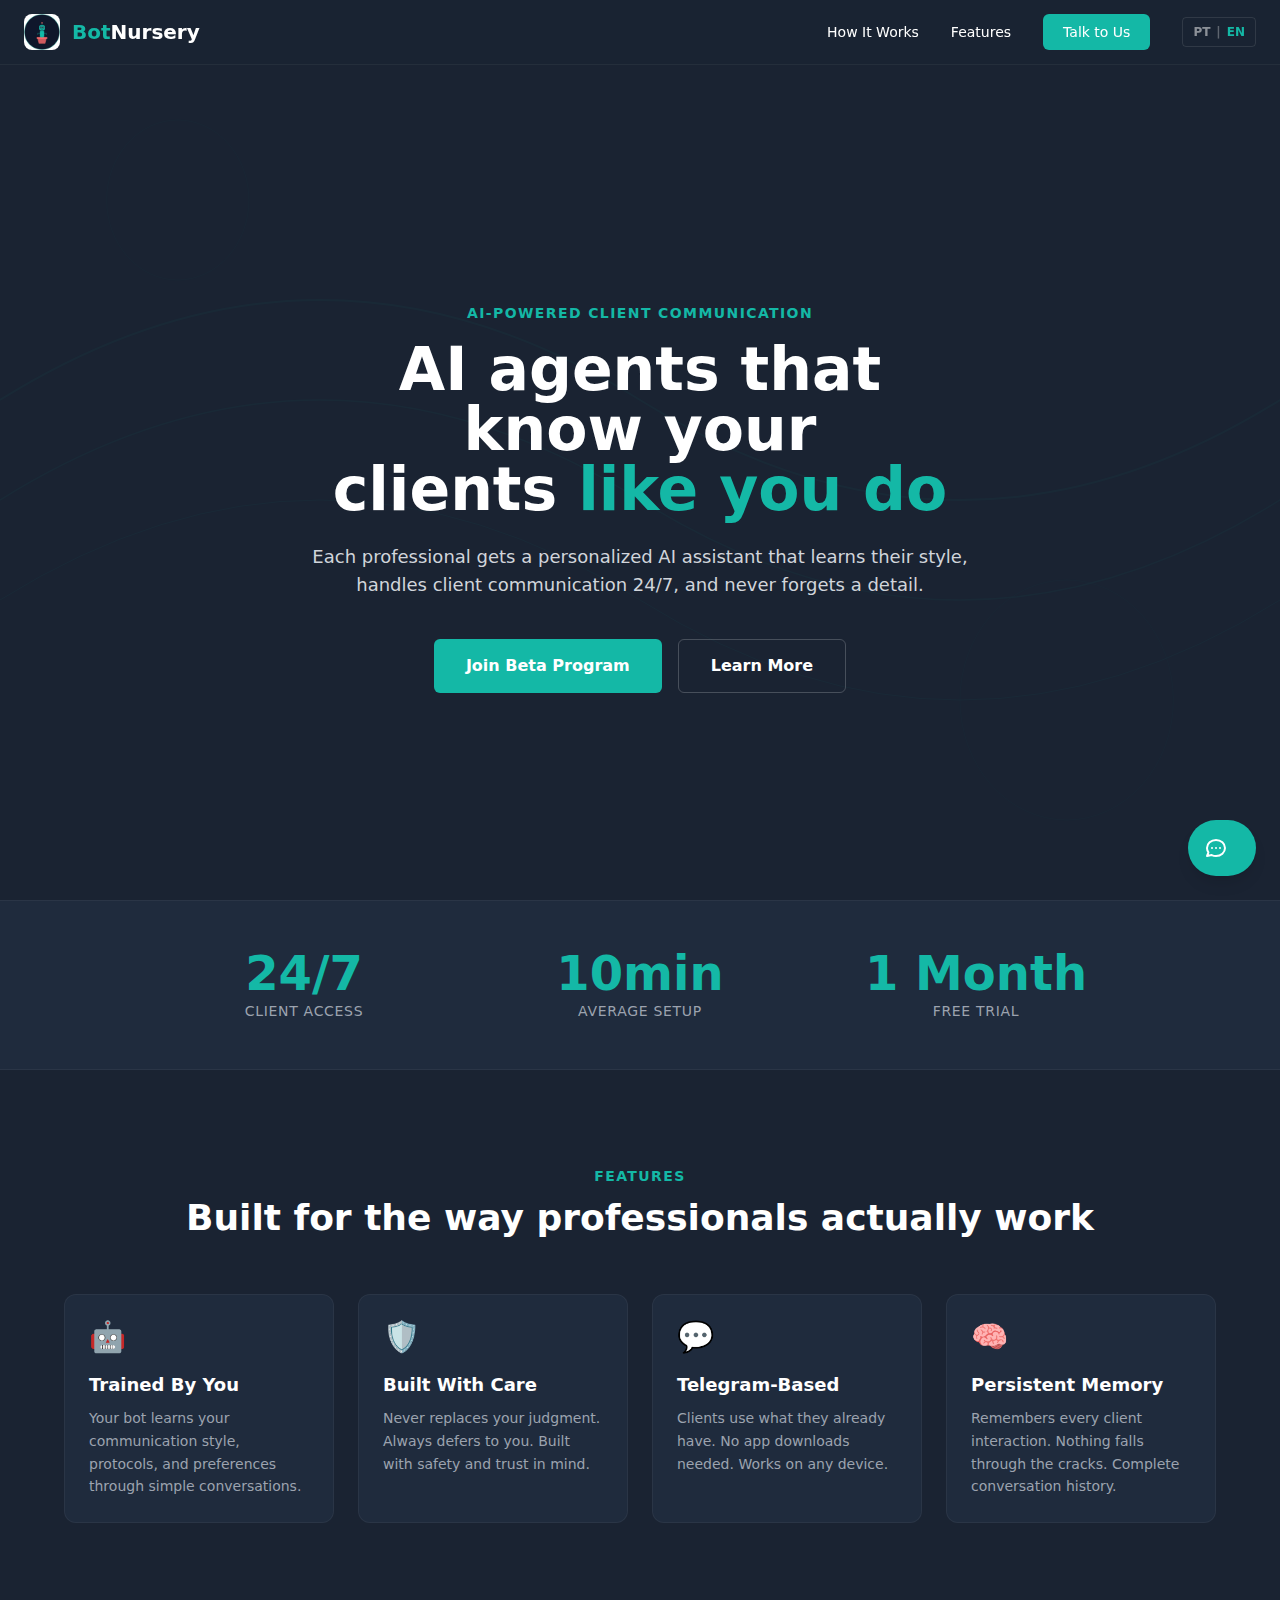
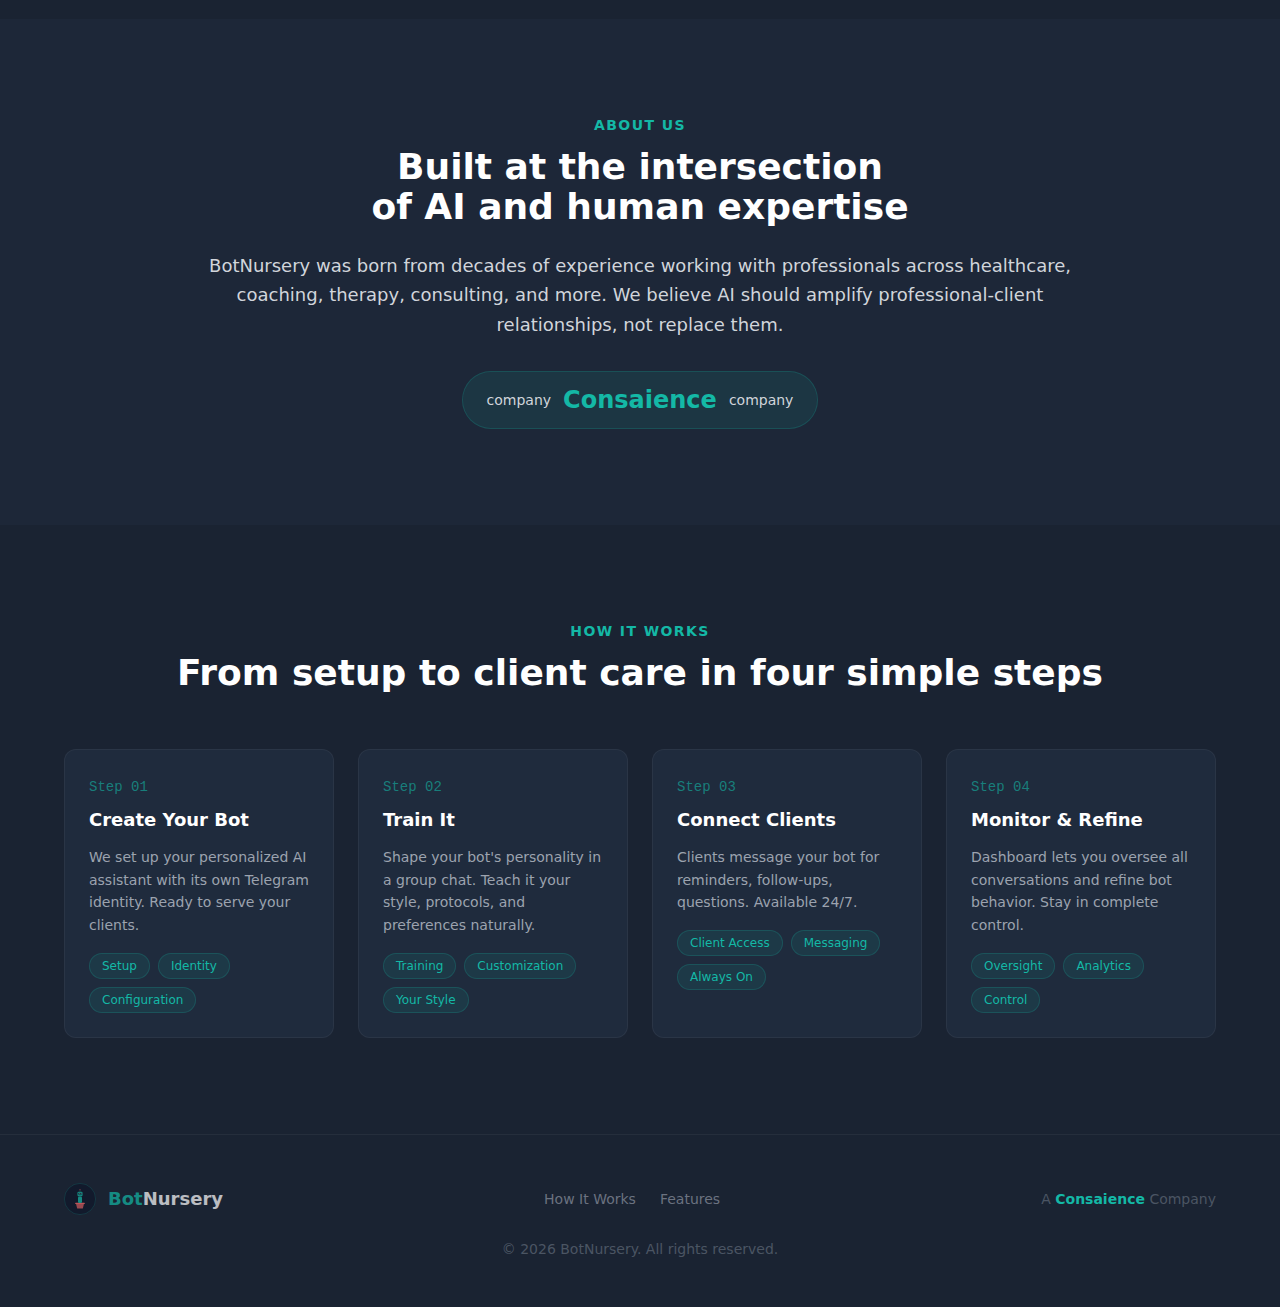
<file: index.html>
<!DOCTYPE html><html lang="en"><head><meta charSet="utf-8"/><meta name="viewport" content="width=device-width, initial-scale=1"/><link rel="preload" as="image" href="/icon-192.png"/><link rel="stylesheet" href="/_next/static/css/a59be416f5a9a124.css" data-precedence="next"/><link rel="preload" as="script" fetchPriority="low" href="/_next/static/chunks/webpack-8658fdbc42bfbbae.js"/><script src="/_next/static/chunks/fd9d1056-0b9695e3ab5c31f0.js" async=""></script><script src="/_next/static/chunks/117-98451eb9140f0032.js" async=""></script><script src="/_next/static/chunks/main-app-f5133dfe0f735207.js" async=""></script><script src="/_next/static/chunks/591-3a59b4d29278e016.js" async=""></script><script src="/_next/static/chunks/app/page-11d7e890f7ab1bbe.js" async=""></script><script src="/_next/static/chunks/app/layout-cb55fdc2aef8702f.js" async=""></script><title>BotNursery - AI Agents That Know Your Patients</title><meta name="description" content="Train AI agents to mediate doctor-patient relationships. 24/7 communication, HIPAA-aware, trained by you."/><script src="/_next/static/chunks/polyfills-42372ed130431b0a.js" noModule=""></script></head><body class="bg-navy text-white antialiased"><main><nav class="fixed top-0 w-full z-50 bg-navy/90 backdrop-blur border-b border-white/5"><div class="max-w-7xl mx-auto px-6 h-16 flex items-center justify-between"><a href="#" class="flex items-center gap-3"><img src="/icon-192.png" alt="BotNursery" class="w-9 h-9 rounded-lg"/><span class="text-xl font-bold"><span class="text-teal">Bot</span><span class="text-white">Nursery</span></span></a><div class="hidden md:flex items-center gap-8 text-sm font-medium"><a href="#how-it-works" class="hover:text-teal transition">How It Works</a><a href="#features" class="hover:text-teal transition">Features</a><button class="bg-teal hover:bg-teal-dark text-white px-5 py-2 rounded-md transition">Talk to Us</button><button class="flex items-center gap-1.5 text-xs font-semibold border border-white/10 hover:border-teal/50 rounded px-2.5 py-1.5 transition" aria-label="Toggle language"><span class="text-white/50">PT</span><span class="text-white/30">|</span><span class="text-teal">EN</span></button></div><button class="md:hidden text-white" aria-label="Menu"><svg class="w-6 h-6" fill="none" stroke="currentColor" viewBox="0 0 24 24"><path stroke-linecap="round" stroke-width="2" d="M4 6h16M4 12h16M4 18h16"></path></svg></button></div></nav><section class="relative min-h-screen flex items-center justify-center overflow-hidden"><svg class="absolute inset-0 w-full h-full opacity-[0.04]" viewBox="0 0 1440 900" preserveAspectRatio="none"><path d="M0 400 Q360 200 720 400 T1440 400" fill="none" stroke="#14b8a6" stroke-width="2"></path><path d="M0 500 Q360 300 720 500 T1440 500" fill="none" stroke="#14b8a6" stroke-width="1.5"></path><path d="M0 600 Q360 400 720 600 T1440 600" fill="none" stroke="#14b8a6" stroke-width="1"></path><circle cx="200" cy="200" r="80" fill="none" stroke="#14b8a6" stroke-width="0.5"></circle><circle cx="1200" cy="700" r="120" fill="none" stroke="#14b8a6" stroke-width="0.5"></circle></svg><div class="relative z-10 max-w-4xl mx-auto px-6 text-center pt-24"><p class="text-teal font-semibold tracking-widest uppercase text-sm mb-4">AI-Powered Client Communication</p><h1 class="text-4xl sm:text-5xl md:text-6xl font-bold leading-tight mb-6 text-balance">AI agents that know your<br/>clients <span class="text-teal">like you do</span></h1><p class="text-lg text-gray-300 max-w-2xl mx-auto mb-10">Each professional gets a personalized AI assistant that learns their style, handles client communication 24/7, and never forgets a detail.</p><div class="flex flex-col sm:flex-row gap-4 justify-center"><button class="bg-teal hover:bg-teal-dark text-white font-semibold px-8 py-3.5 rounded-md transition">Join Beta Program</button><a href="#how-it-works" class="border border-white/20 hover:border-teal text-white font-semibold px-8 py-3.5 rounded-md transition">Learn More</a></div></div></section><section class="bg-navy-light border-y border-white/5"><div class="max-w-5xl mx-auto px-6 py-12 grid grid-cols-1 sm:grid-cols-3 gap-8 text-center"><div><div class="text-4xl md:text-5xl font-bold text-teal">24/7</div><div class="text-gray-400 mt-1 text-sm uppercase tracking-wider">Client Access</div></div><div><div class="text-4xl md:text-5xl font-bold text-teal">10min</div><div class="text-gray-400 mt-1 text-sm uppercase tracking-wider">Average Setup</div></div><div><div class="text-4xl md:text-5xl font-bold text-teal">1 Month</div><div class="text-gray-400 mt-1 text-sm uppercase tracking-wider">Free Trial</div></div></div></section><section id="features" class="py-24 px-6"><div class="max-w-6xl mx-auto"><p class="text-teal font-semibold tracking-widest uppercase text-sm mb-3 text-center">Features</p><h2 class="text-3xl md:text-4xl font-bold text-center mb-14 text-balance">Built for the way professionals actually work</h2><div class="grid sm:grid-cols-2 lg:grid-cols-4 gap-6"><div class="bg-navy-light rounded-xl p-6 border border-white/5 hover:border-teal/30 transition"><div class="text-3xl mb-4">🤖</div><h3 class="text-lg font-semibold mb-2">Trained By You</h3><p class="text-gray-400 text-sm leading-relaxed">Your bot learns your communication style, protocols, and preferences through simple conversations.</p></div><div class="bg-navy-light rounded-xl p-6 border border-white/5 hover:border-teal/30 transition"><div class="text-3xl mb-4">🛡️</div><h3 class="text-lg font-semibold mb-2">Built With Care</h3><p class="text-gray-400 text-sm leading-relaxed">Never replaces your judgment. Always defers to you. Built with safety and trust in mind.</p></div><div class="bg-navy-light rounded-xl p-6 border border-white/5 hover:border-teal/30 transition"><div class="text-3xl mb-4">💬</div><h3 class="text-lg font-semibold mb-2">Telegram-Based</h3><p class="text-gray-400 text-sm leading-relaxed">Clients use what they already have. No app downloads needed. Works on any device.</p></div><div class="bg-navy-light rounded-xl p-6 border border-white/5 hover:border-teal/30 transition"><div class="text-3xl mb-4">🧠</div><h3 class="text-lg font-semibold mb-2">Persistent Memory</h3><p class="text-gray-400 text-sm leading-relaxed">Remembers every client interaction. Nothing falls through the cracks. Complete conversation history.</p></div></div></div></section><section class="py-24 px-6 bg-navy-light/50"><div class="max-w-4xl mx-auto text-center"><p class="text-teal font-semibold tracking-widest uppercase text-sm mb-3">About Us</p><h2 class="text-3xl md:text-4xl font-bold mb-6 text-balance">Built at the intersection of AI and human expertise</h2><p class="text-gray-300 text-lg leading-relaxed mb-8">BotNursery was born from decades of experience working with professionals across healthcare, coaching, therapy, consulting, and more. We believe AI should amplify professional-client relationships, not replace them.</p><div class="inline-flex items-center gap-3 bg-teal/10 border border-teal/20 rounded-full px-6 py-3"><span class="text-sm text-gray-300">company</span><span class="text-2xl font-bold text-teal">Consaience</span><span class="text-sm text-gray-300">company</span></div></div></section><section id="how-it-works" class="py-24 px-6"><div class="max-w-6xl mx-auto"><p class="text-teal font-semibold tracking-widest uppercase text-sm mb-3 text-center">How It Works</p><h2 class="text-3xl md:text-4xl font-bold text-center mb-14 text-balance">From setup to client care in four simple steps</h2><div class="grid md:grid-cols-2 lg:grid-cols-4 gap-6"><div class="bg-navy-light rounded-xl p-6 border border-white/5 hover:border-teal/30 transition group"><span class="text-teal/60 font-mono text-sm">Step <!-- -->01</span><h3 class="text-lg font-semibold mt-2 mb-3 group-hover:text-teal transition">Create Your Bot</h3><p class="text-gray-400 text-sm leading-relaxed mb-4">We set up your personalized AI assistant with its own Telegram identity. Ready to serve your clients.</p><div class="flex flex-wrap gap-2"><span class="text-xs bg-teal/10 text-teal border border-teal/20 rounded-full px-3 py-1">Setup</span><span class="text-xs bg-teal/10 text-teal border border-teal/20 rounded-full px-3 py-1">Identity</span><span class="text-xs bg-teal/10 text-teal border border-teal/20 rounded-full px-3 py-1">Configuration</span></div></div><div class="bg-navy-light rounded-xl p-6 border border-white/5 hover:border-teal/30 transition group"><span class="text-teal/60 font-mono text-sm">Step <!-- -->02</span><h3 class="text-lg font-semibold mt-2 mb-3 group-hover:text-teal transition">Train It</h3><p class="text-gray-400 text-sm leading-relaxed mb-4">Shape your bot&#x27;s personality in a group chat. Teach it your style, protocols, and preferences naturally.</p><div class="flex flex-wrap gap-2"><span class="text-xs bg-teal/10 text-teal border border-teal/20 rounded-full px-3 py-1">Training</span><span class="text-xs bg-teal/10 text-teal border border-teal/20 rounded-full px-3 py-1">Customization</span><span class="text-xs bg-teal/10 text-teal border border-teal/20 rounded-full px-3 py-1">Your Style</span></div></div><div class="bg-navy-light rounded-xl p-6 border border-white/5 hover:border-teal/30 transition group"><span class="text-teal/60 font-mono text-sm">Step <!-- -->03</span><h3 class="text-lg font-semibold mt-2 mb-3 group-hover:text-teal transition">Connect Clients</h3><p class="text-gray-400 text-sm leading-relaxed mb-4">Clients message your bot for reminders, follow-ups, questions. Available 24/7.</p><div class="flex flex-wrap gap-2"><span class="text-xs bg-teal/10 text-teal border border-teal/20 rounded-full px-3 py-1">Client Access</span><span class="text-xs bg-teal/10 text-teal border border-teal/20 rounded-full px-3 py-1">Messaging</span><span class="text-xs bg-teal/10 text-teal border border-teal/20 rounded-full px-3 py-1">Always On</span></div></div><div class="bg-navy-light rounded-xl p-6 border border-white/5 hover:border-teal/30 transition group"><span class="text-teal/60 font-mono text-sm">Step <!-- -->04</span><h3 class="text-lg font-semibold mt-2 mb-3 group-hover:text-teal transition">Monitor &amp; Refine</h3><p class="text-gray-400 text-sm leading-relaxed mb-4">Dashboard lets you oversee all conversations and refine bot behavior. Stay in complete control.</p><div class="flex flex-wrap gap-2"><span class="text-xs bg-teal/10 text-teal border border-teal/20 rounded-full px-3 py-1">Oversight</span><span class="text-xs bg-teal/10 text-teal border border-teal/20 rounded-full px-3 py-1">Analytics</span><span class="text-xs bg-teal/10 text-teal border border-teal/20 rounded-full px-3 py-1">Control</span></div></div></div></div></section><footer class="border-t border-white/5 py-12 px-6"><div class="max-w-6xl mx-auto flex flex-col md:flex-row items-center justify-between gap-6"><div class="flex items-center gap-3"><svg width="32" height="32" viewBox="0 0 400 400" class="w-8 h-8 opacity-70"><circle cx="200" cy="200" r="195" fill="#0f172a" stroke="#14b8a6" stroke-width="3"></circle><path d="M150 260 L165 320 L235 320 L250 260 Z" fill="#ff6b6b" opacity="0.8"></path><rect x="140" y="248" width="120" height="16" rx="5" fill="#ff6b6b"></rect><rect x="175" y="170" width="50" height="80" rx="15" fill="#14b8a6"></rect><rect x="168" y="110" width="64" height="55" rx="16" fill="#14b8a6"></rect><ellipse cx="188" cy="133" rx="10" ry="11" fill="#0f172a"></ellipse><ellipse cx="212" cy="133" rx="10" ry="11" fill="#0f172a"></ellipse><circle cx="190" cy="130" r="4" fill="#fff"></circle><circle cx="214" cy="130" r="4" fill="#fff"></circle><path d="M188 148 Q200 158 212 148" fill="none" stroke="#0f172a" stroke-width="3" stroke-linecap="round"></path><line x1="200" y1="110" x2="200" y2="88" stroke="#14b8a6" stroke-width="3" stroke-linecap="round"></line><circle cx="200" cy="84" r="7" fill="#ff6b6b"></circle></svg><span class="text-lg font-bold opacity-70"><span class="text-teal">Bot</span><span class="text-white">Nursery</span></span></div><div class="flex gap-6 text-sm text-gray-500"><a href="#how-it-works" class="hover:text-teal transition">How It Works</a><a href="#features" class="hover:text-teal transition">Features</a></div><p class="text-sm text-gray-600">A<!-- --> <span class="text-teal font-semibold">Consaience</span> <!-- -->Company</p></div><div class="max-w-6xl mx-auto mt-6 text-center text-sm text-gray-600">© <!-- -->2026<!-- --> <!-- -->BotNursery. All rights reserved.</div></footer><button class="fixed bottom-6 right-6 z-50 bg-teal hover:bg-teal-dark text-white rounded-full p-4 shadow-lg transition-all hover:scale-110 flex items-center gap-3 group" aria-label="Open chat"><svg class="w-6 h-6" fill="none" stroke="currentColor" viewBox="0 0 24 24"><path stroke-linecap="round" stroke-linejoin="round" stroke-width="2" d="M8 12h.01M12 12h.01M16 12h.01M21 12c0 4.418-4.03 8-9 8a9.863 9.863 0 01-4.255-.949L3 20l1.395-3.72C3.512 15.042 3 13.574 3 12c0-4.418 4.03-8 9-8s9 3.582 9 8z"></path></svg><span class="max-w-0 overflow-hidden group-hover:max-w-xs transition-all duration-300 whitespace-nowrap">Talk to us</span></button></main><script src="/_next/static/chunks/webpack-8658fdbc42bfbbae.js" async=""></script><script>(self.__next_f=self.__next_f||[]).push([0]);self.__next_f.push([2,null])</script><script>self.__next_f.push([1,"1:HL[\"/_next/static/css/a59be416f5a9a124.css\",\"style\"]\n"])</script><script>self.__next_f.push([1,"2:I[2846,[],\"\"]\n4:I[9107,[],\"ClientPageRoot\"]\n5:I[6117,[\"591\",\"static/chunks/591-3a59b4d29278e016.js\",\"931\",\"static/chunks/app/page-11d7e890f7ab1bbe.js\"],\"default\",1]\n6:I[546,[\"185\",\"static/chunks/app/layout-cb55fdc2aef8702f.js\"],\"LanguageProvider\"]\n7:I[4707,[],\"\"]\n8:I[6423,[],\"\"]\na:I[1060,[],\"\"]\nb:[]\n"])</script><script>self.__next_f.push([1,"0:[\"$\",\"$L2\",null,{\"buildId\":\"gPC15y8tQfYsx3f3dX34T\",\"assetPrefix\":\"\",\"urlParts\":[\"\",\"\"],\"initialTree\":[\"\",{\"children\":[\"__PAGE__\",{}]},\"$undefined\",\"$undefined\",true],\"initialSeedData\":[\"\",{\"children\":[\"__PAGE__\",{},[[\"$L3\",[\"$\",\"$L4\",null,{\"props\":{\"params\":{},\"searchParams\":{}},\"Component\":\"$5\"}],null],null],null]},[[[[\"$\",\"link\",\"0\",{\"rel\":\"stylesheet\",\"href\":\"/_next/static/css/a59be416f5a9a124.css\",\"precedence\":\"next\",\"crossOrigin\":\"$undefined\"}]],[\"$\",\"html\",null,{\"lang\":\"en\",\"children\":[\"$\",\"body\",null,{\"className\":\"bg-navy text-white antialiased\",\"children\":[\"$\",\"$L6\",null,{\"children\":[\"$\",\"$L7\",null,{\"parallelRouterKey\":\"children\",\"segmentPath\":[\"children\"],\"error\":\"$undefined\",\"errorStyles\":\"$undefined\",\"errorScripts\":\"$undefined\",\"template\":[\"$\",\"$L8\",null,{}],\"templateStyles\":\"$undefined\",\"templateScripts\":\"$undefined\",\"notFound\":[[\"$\",\"title\",null,{\"children\":\"404: This page could not be found.\"}],[\"$\",\"div\",null,{\"style\":{\"fontFamily\":\"system-ui,\\\"Segoe UI\\\",Roboto,Helvetica,Arial,sans-serif,\\\"Apple Color Emoji\\\",\\\"Segoe UI Emoji\\\"\",\"height\":\"100vh\",\"textAlign\":\"center\",\"display\":\"flex\",\"flexDirection\":\"column\",\"alignItems\":\"center\",\"justifyContent\":\"center\"},\"children\":[\"$\",\"div\",null,{\"children\":[[\"$\",\"style\",null,{\"dangerouslySetInnerHTML\":{\"__html\":\"body{color:#000;background:#fff;margin:0}.next-error-h1{border-right:1px solid rgba(0,0,0,.3)}@media (prefers-color-scheme:dark){body{color:#fff;background:#000}.next-error-h1{border-right:1px solid rgba(255,255,255,.3)}}\"}}],[\"$\",\"h1\",null,{\"className\":\"next-error-h1\",\"style\":{\"display\":\"inline-block\",\"margin\":\"0 20px 0 0\",\"padding\":\"0 23px 0 0\",\"fontSize\":24,\"fontWeight\":500,\"verticalAlign\":\"top\",\"lineHeight\":\"49px\"},\"children\":\"404\"}],[\"$\",\"div\",null,{\"style\":{\"display\":\"inline-block\"},\"children\":[\"$\",\"h2\",null,{\"style\":{\"fontSize\":14,\"fontWeight\":400,\"lineHeight\":\"49px\",\"margin\":0},\"children\":\"This page could not be found.\"}]}]]}]}]],\"notFoundStyles\":[]}]}]}]}]],null],null],\"couldBeIntercepted\":false,\"initialHead\":[null,\"$L9\"],\"globalErrorComponent\":\"$a\",\"missingSlots\":\"$Wb\"}]\n"])</script><script>self.__next_f.push([1,"9:[[\"$\",\"meta\",\"0\",{\"name\":\"viewport\",\"content\":\"width=device-width, initial-scale=1\"}],[\"$\",\"meta\",\"1\",{\"charSet\":\"utf-8\"}],[\"$\",\"title\",\"2\",{\"children\":\"BotNursery - AI Agents That Know Your Patients\"}],[\"$\",\"meta\",\"3\",{\"name\":\"description\",\"content\":\"Train AI agents to mediate doctor-patient relationships. 24/7 communication, HIPAA-aware, trained by you.\"}]]\n3:null\n"])</script></body></html>
</file>
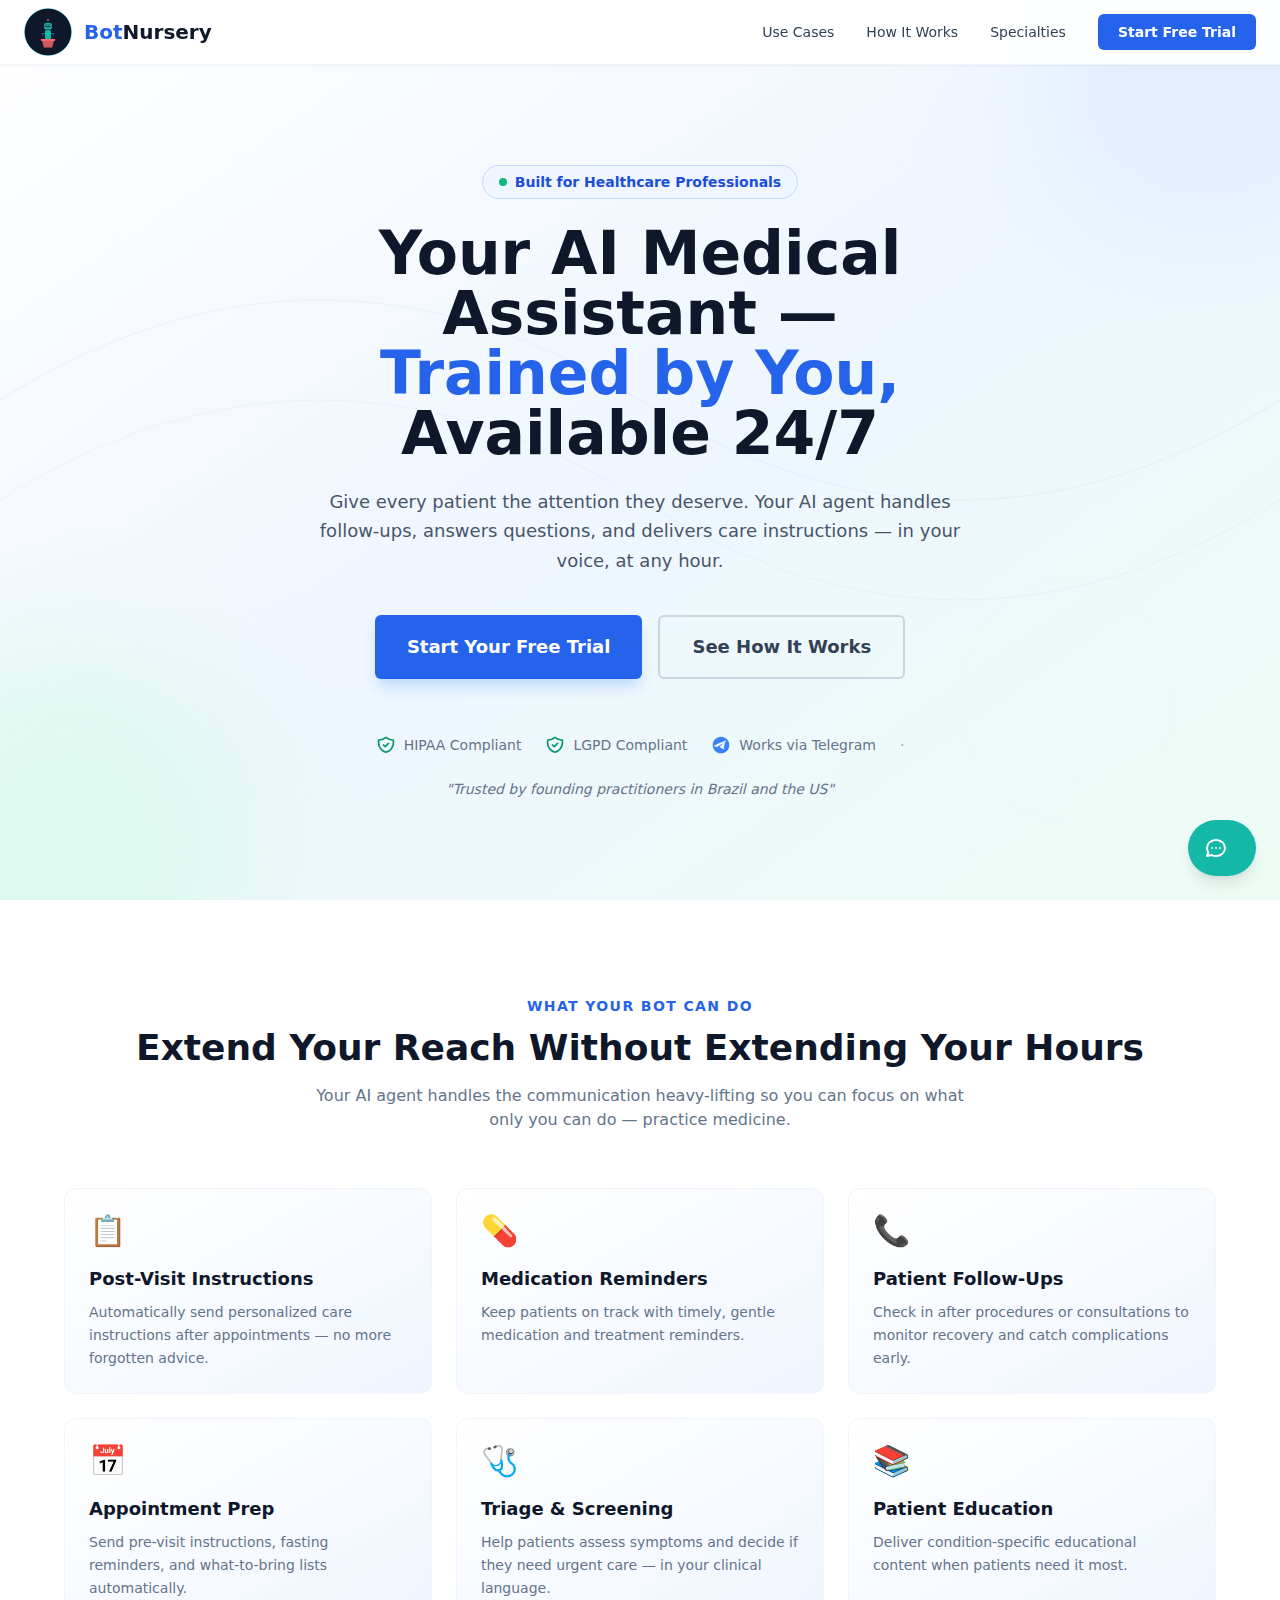
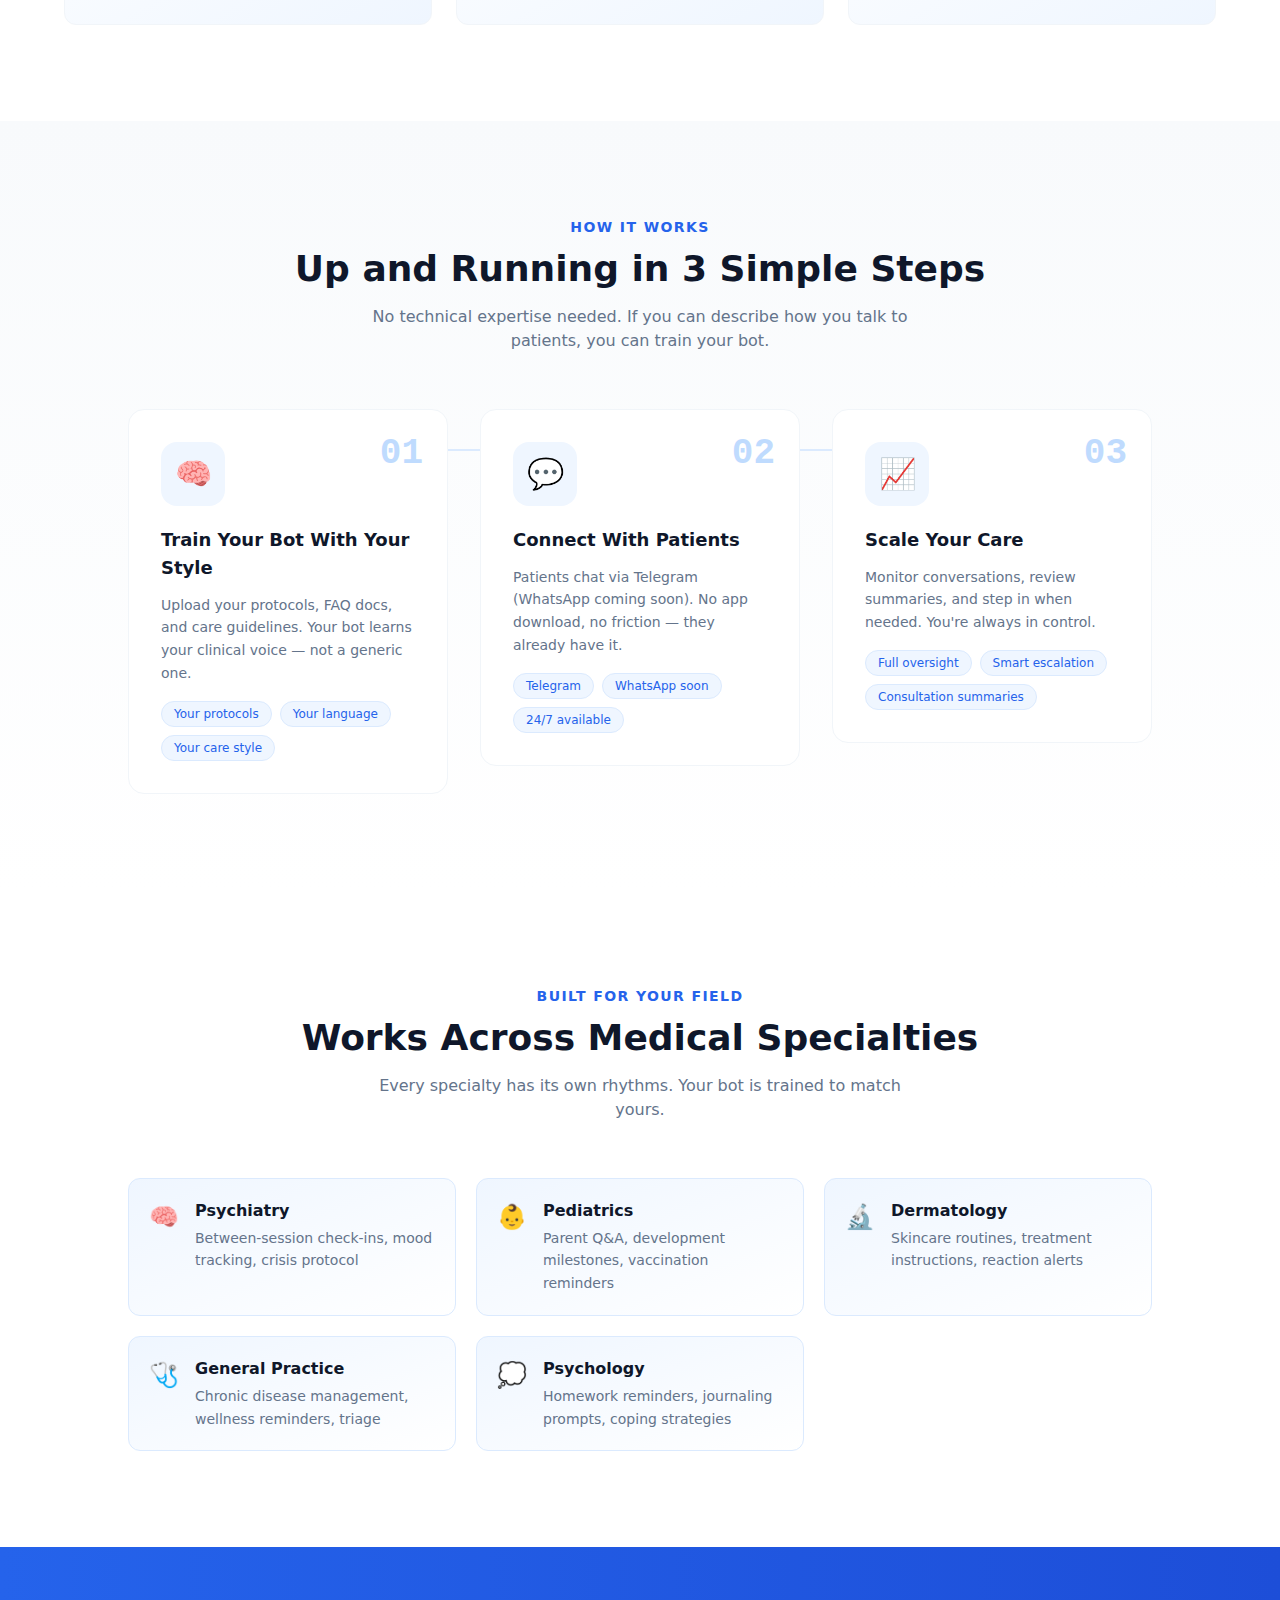
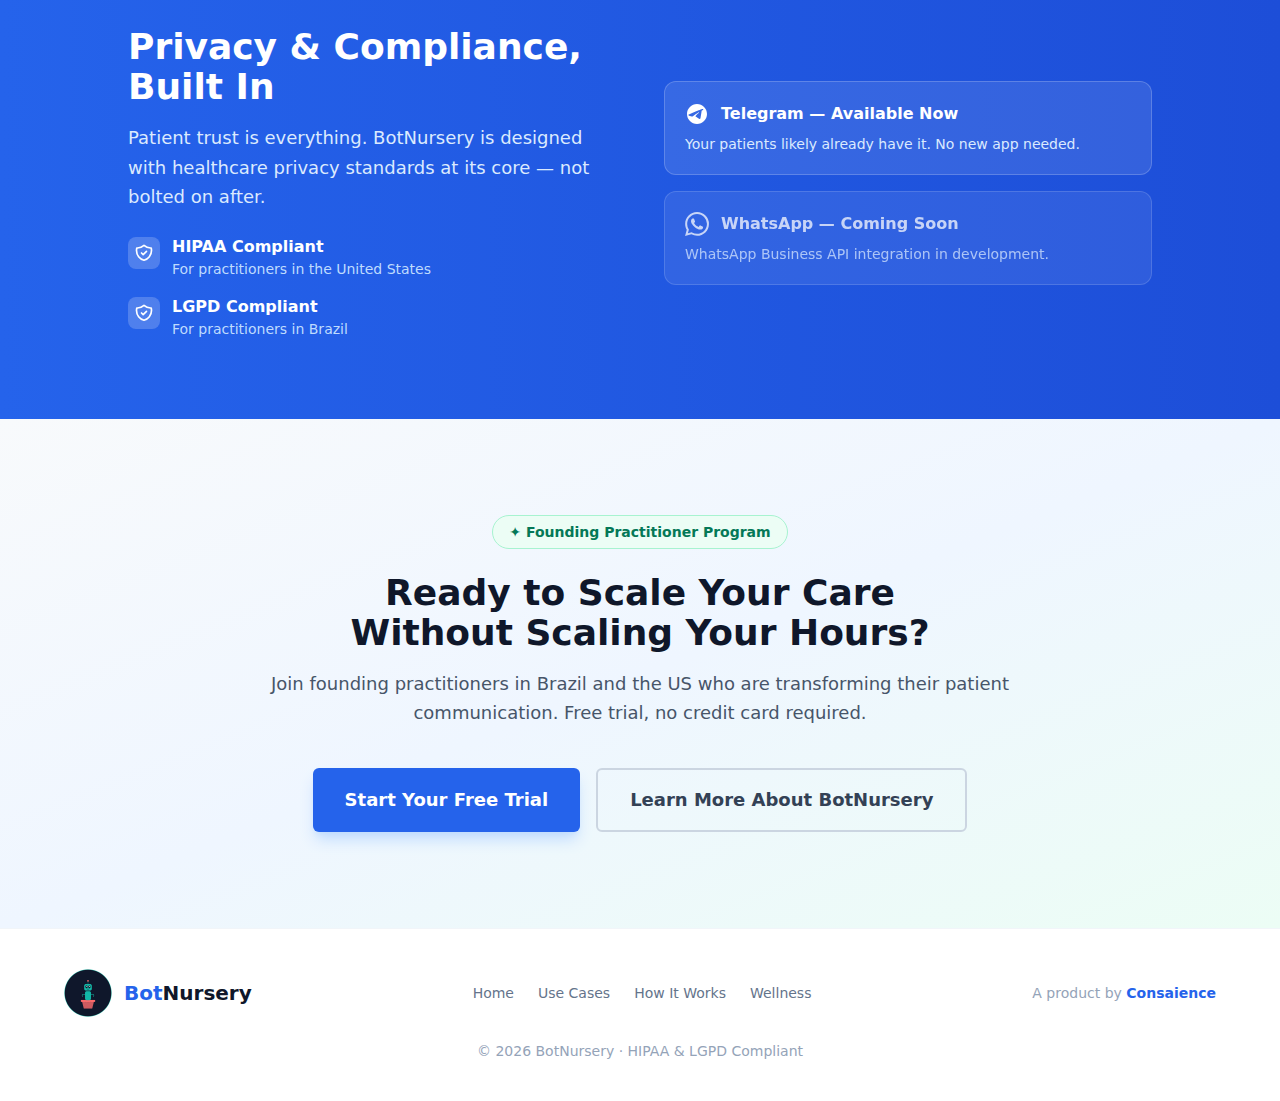
<file: doctors.html>
<!DOCTYPE html><html lang="en"><head><meta charSet="utf-8"/><meta name="viewport" content="width=device-width, initial-scale=1"/><link rel="preload" as="image" href="/icon-192.png"/><link rel="stylesheet" href="/_next/static/css/3c45fdeccbad7be3.css" data-precedence="next"/><link rel="preload" as="script" fetchPriority="low" href="/_next/static/chunks/webpack-8658fdbc42bfbbae.js"/><script src="/_next/static/chunks/fd9d1056-0b9695e3ab5c31f0.js" async=""></script><script src="/_next/static/chunks/117-98451eb9140f0032.js" async=""></script><script src="/_next/static/chunks/main-app-f5133dfe0f735207.js" async=""></script><script src="/_next/static/chunks/591-3a59b4d29278e016.js" async=""></script><script src="/_next/static/chunks/app/doctors/page-3ae970c3133aed06.js" async=""></script><script src="/_next/static/chunks/app/layout-cb55fdc2aef8702f.js" async=""></script><title>BotNursery - AI Agents That Know Your Patients</title><meta name="description" content="Train AI agents to mediate doctor-patient relationships. 24/7 communication, HIPAA-aware, trained by you."/><link rel="icon" href="/favicon.png" sizes="32x32" type="image/png"/><link rel="icon" href="/icon-192.png" sizes="192x192" type="image/png"/><link rel="apple-touch-icon" href="/apple-touch-icon.png"/><script src="/_next/static/chunks/polyfills-42372ed130431b0a.js" noModule=""></script></head><body class="bg-navy text-white antialiased"><main class="min-h-screen bg-white text-slate-900"><nav class="fixed top-0 w-full z-50 bg-white/95 backdrop-blur border-b border-slate-100 shadow-sm"><div class="max-w-7xl mx-auto px-6 h-16 flex items-center justify-between"><a href="/" class="flex items-center gap-3"><img src="/icon-192.png" alt="BotNursery" class="w-12 h-12 rounded-lg"/><span class="text-xl font-bold"><span class="text-blue-600">Bot</span><span class="text-slate-900">Nursery</span></span></a><div class="hidden md:flex items-center gap-8 text-sm font-medium text-slate-700"><a href="#use-cases" class="hover:text-blue-600 transition">Use Cases</a><a href="#how-it-works" class="hover:text-blue-600 transition">How It Works</a><a href="#specialties" class="hover:text-blue-600 transition">Specialties</a><button class="bg-blue-600 hover:bg-blue-700 text-white font-semibold px-5 py-2 rounded-md transition">Start Free Trial</button></div><button class="md:hidden text-slate-700" aria-label="Menu"><svg class="w-6 h-6" fill="none" stroke="currentColor" viewBox="0 0 24 24"><path stroke-linecap="round" stroke-width="2" d="M4 6h16M4 12h16M4 18h16"></path></svg></button></div></nav><section class="relative min-h-screen flex items-center justify-center overflow-hidden bg-gradient-to-br from-white via-blue-50 to-emerald-50 pt-16"><div class="absolute inset-0 overflow-hidden pointer-events-none"><div class="absolute -top-32 -right-32 w-96 h-96 bg-blue-100 rounded-full opacity-60 blur-3xl"></div><div class="absolute -bottom-32 -left-32 w-96 h-96 bg-emerald-100 rounded-full opacity-60 blur-3xl"></div><svg class="absolute inset-0 w-full h-full opacity-[0.03]" viewBox="0 0 1440 900" preserveAspectRatio="none"><path d="M0 400 Q360 200 720 400 T1440 400" fill="none" stroke="#2563eb" stroke-width="2"></path><path d="M0 500 Q360 300 720 500 T1440 500" fill="none" stroke="#2563eb" stroke-width="1.5"></path><circle cx="200" cy="200" r="80" fill="none" stroke="#2563eb" stroke-width="0.5"></circle><circle cx="1200" cy="700" r="120" fill="none" stroke="#2563eb" stroke-width="0.5"></circle></svg></div><div class="relative z-10 max-w-4xl mx-auto px-6 text-center py-24"><div class="inline-flex items-center gap-2 bg-blue-50 border border-blue-200 text-blue-700 rounded-full px-4 py-1.5 text-sm font-semibold mb-6"><span class="w-2 h-2 bg-emerald-500 rounded-full animate-pulse"></span>Built for Healthcare Professionals</div><h1 class="text-4xl sm:text-5xl md:text-6xl font-bold leading-tight mb-6 text-slate-900 text-balance">Your AI Medical Assistant —<br/><span class="text-blue-600">Trained by You,</span> Available 24/7</h1><p class="text-lg text-slate-600 max-w-2xl mx-auto mb-10 leading-relaxed">Give every patient the attention they deserve. Your AI agent handles follow-ups, answers questions, and delivers care instructions — in your voice, at any hour.</p><div class="flex flex-col sm:flex-row gap-4 justify-center"><button class="bg-blue-600 hover:bg-blue-700 text-white font-semibold px-8 py-4 rounded-md transition text-lg shadow-lg shadow-blue-200">Start Your Free Trial</button><a href="#how-it-works" class="border-2 border-slate-300 hover:border-blue-400 text-slate-700 hover:text-blue-600 font-semibold px-8 py-4 rounded-md transition text-lg">See How It Works</a></div><div class="mt-14 flex flex-wrap items-center justify-center gap-6 text-sm text-slate-500"><div class="flex items-center gap-2"><svg class="w-5 h-5 text-emerald-600" fill="none" stroke="currentColor" viewBox="0 0 24 24"><path stroke-linecap="round" stroke-linejoin="round" stroke-width="2" d="M9 12l2 2 4-4m5.618-4.016A11.955 11.955 0 0112 2.944a11.955 11.955 0 01-8.618 3.04A12.02 12.02 0 003 9c0 5.591 3.824 10.29 9 11.622 5.176-1.332 9-6.03 9-11.622 0-1.042-.133-2.052-.382-3.016z"></path></svg>HIPAA Compliant</div><div class="flex items-center gap-2"><svg class="w-5 h-5 text-emerald-600" fill="none" stroke="currentColor" viewBox="0 0 24 24"><path stroke-linecap="round" stroke-linejoin="round" stroke-width="2" d="M9 12l2 2 4-4m5.618-4.016A11.955 11.955 0 0112 2.944a11.955 11.955 0 01-8.618 3.04A12.02 12.02 0 003 9c0 5.591 3.824 10.29 9 11.622 5.176-1.332 9-6.03 9-11.622 0-1.042-.133-2.052-.382-3.016z"></path></svg>LGPD Compliant</div><div class="flex items-center gap-2"><svg class="w-5 h-5 text-blue-500" fill="currentColor" viewBox="0 0 24 24"><path d="M12 2C6.48 2 2 6.48 2 12s4.48 10 10 10 10-4.48 10-10S17.52 2 12 2zm4.64 6.8c-.15 1.58-.8 5.42-1.13 7.19-.14.75-.42 1-.68 1.03-.58.05-1.02-.38-1.58-.75-.88-.58-1.38-.94-2.23-1.5-.99-.65-.35-1.01.22-1.59.15-.15 2.71-2.48 2.76-2.69.006-.032.01-.15-.056-.21-.07-.06-.17-.04-.25-.02-.11.02-1.93 1.23-5.46 3.62-.52.36-.99.53-1.41.52-.46-.01-1.36-.26-2.03-.48-.82-.27-1.47-.42-1.42-.88.025-.24.37-.49 1.02-.74 4.02-1.75 6.7-2.9 8.05-3.46 3.83-1.6 4.63-1.88 5.15-1.88.11 0 .37.03.54.17.14.12.18.28.2.45-.002.06-.01.13-.02.19z"></path></svg>Works via Telegram</div><span class="text-slate-400">·</span><span class="italic">&quot;Trusted by founding practitioners in Brazil and the US&quot;</span></div></div></section><section id="use-cases" class="py-24 px-6 bg-white"><div class="max-w-6xl mx-auto"><p class="text-blue-600 font-semibold tracking-widest uppercase text-sm mb-3 text-center">What Your Bot Can Do</p><h2 class="text-3xl md:text-4xl font-bold text-center mb-4 text-slate-900 text-balance">Extend Your Reach Without Extending Your Hours</h2><p class="text-slate-500 text-center max-w-2xl mx-auto mb-14">Your AI agent handles the communication heavy-lifting so you can focus on what only you can do — practice medicine.</p><div class="grid sm:grid-cols-2 lg:grid-cols-3 gap-6"><div class="group bg-gradient-to-br from-white to-blue-50 rounded-xl p-6 border border-slate-100 hover:border-blue-200 hover:shadow-md transition"><div class="text-3xl mb-4">📋</div><h3 class="text-lg font-semibold mb-2 text-slate-900 group-hover:text-blue-600 transition">Post-Visit Instructions</h3><p class="text-slate-500 text-sm leading-relaxed">Automatically send personalized care instructions after appointments — no more forgotten advice.</p></div><div class="group bg-gradient-to-br from-white to-blue-50 rounded-xl p-6 border border-slate-100 hover:border-blue-200 hover:shadow-md transition"><div class="text-3xl mb-4">💊</div><h3 class="text-lg font-semibold mb-2 text-slate-900 group-hover:text-blue-600 transition">Medication Reminders</h3><p class="text-slate-500 text-sm leading-relaxed">Keep patients on track with timely, gentle medication and treatment reminders.</p></div><div class="group bg-gradient-to-br from-white to-blue-50 rounded-xl p-6 border border-slate-100 hover:border-blue-200 hover:shadow-md transition"><div class="text-3xl mb-4">📞</div><h3 class="text-lg font-semibold mb-2 text-slate-900 group-hover:text-blue-600 transition">Patient Follow-Ups</h3><p class="text-slate-500 text-sm leading-relaxed">Check in after procedures or consultations to monitor recovery and catch complications early.</p></div><div class="group bg-gradient-to-br from-white to-blue-50 rounded-xl p-6 border border-slate-100 hover:border-blue-200 hover:shadow-md transition"><div class="text-3xl mb-4">📅</div><h3 class="text-lg font-semibold mb-2 text-slate-900 group-hover:text-blue-600 transition">Appointment Prep</h3><p class="text-slate-500 text-sm leading-relaxed">Send pre-visit instructions, fasting reminders, and what-to-bring lists automatically.</p></div><div class="group bg-gradient-to-br from-white to-blue-50 rounded-xl p-6 border border-slate-100 hover:border-blue-200 hover:shadow-md transition"><div class="text-3xl mb-4">🩺</div><h3 class="text-lg font-semibold mb-2 text-slate-900 group-hover:text-blue-600 transition">Triage &amp; Screening</h3><p class="text-slate-500 text-sm leading-relaxed">Help patients assess symptoms and decide if they need urgent care — in your clinical language.</p></div><div class="group bg-gradient-to-br from-white to-blue-50 rounded-xl p-6 border border-slate-100 hover:border-blue-200 hover:shadow-md transition"><div class="text-3xl mb-4">📚</div><h3 class="text-lg font-semibold mb-2 text-slate-900 group-hover:text-blue-600 transition">Patient Education</h3><p class="text-slate-500 text-sm leading-relaxed">Deliver condition-specific educational content when patients need it most.</p></div></div></div></section><section id="how-it-works" class="py-24 px-6 bg-gradient-to-b from-slate-50 to-white"><div class="max-w-5xl mx-auto"><p class="text-blue-600 font-semibold tracking-widest uppercase text-sm mb-3 text-center">How It Works</p><h2 class="text-3xl md:text-4xl font-bold text-center mb-4 text-slate-900 text-balance">Up and Running in 3 Simple Steps</h2><p class="text-slate-500 text-center max-w-xl mx-auto mb-14">No technical expertise needed. If you can describe how you talk to patients, you can train your bot.</p><div class="grid md:grid-cols-3 gap-8"><div class="relative"><div class="hidden md:block absolute top-10 left-full w-full h-0.5 bg-blue-100 z-0 -translate-x-4"></div><div class="relative z-10 bg-white rounded-2xl p-8 border border-slate-100 hover:border-blue-200 hover:shadow-lg transition group"><div class="w-16 h-16 bg-blue-50 rounded-2xl flex items-center justify-center text-3xl mb-5 group-hover:bg-blue-100 transition">🧠</div><span class="text-blue-200 font-mono text-4xl font-bold absolute top-6 right-6">01</span><h3 class="text-lg font-bold mb-3 text-slate-900 group-hover:text-blue-600 transition">Train Your Bot With Your Style</h3><p class="text-slate-500 text-sm leading-relaxed mb-4">Upload your protocols, FAQ docs, and care guidelines. Your bot learns your clinical voice — not a generic one.</p><div class="flex flex-wrap gap-2"><span class="text-xs bg-blue-50 text-blue-600 border border-blue-100 rounded-full px-3 py-1">Your protocols</span><span class="text-xs bg-blue-50 text-blue-600 border border-blue-100 rounded-full px-3 py-1">Your language</span><span class="text-xs bg-blue-50 text-blue-600 border border-blue-100 rounded-full px-3 py-1">Your care style</span></div></div></div><div class="relative"><div class="hidden md:block absolute top-10 left-full w-full h-0.5 bg-blue-100 z-0 -translate-x-4"></div><div class="relative z-10 bg-white rounded-2xl p-8 border border-slate-100 hover:border-blue-200 hover:shadow-lg transition group"><div class="w-16 h-16 bg-blue-50 rounded-2xl flex items-center justify-center text-3xl mb-5 group-hover:bg-blue-100 transition">💬</div><span class="text-blue-200 font-mono text-4xl font-bold absolute top-6 right-6">02</span><h3 class="text-lg font-bold mb-3 text-slate-900 group-hover:text-blue-600 transition">Connect With Patients</h3><p class="text-slate-500 text-sm leading-relaxed mb-4">Patients chat via Telegram (WhatsApp coming soon). No app download, no friction — they already have it.</p><div class="flex flex-wrap gap-2"><span class="text-xs bg-blue-50 text-blue-600 border border-blue-100 rounded-full px-3 py-1">Telegram</span><span class="text-xs bg-blue-50 text-blue-600 border border-blue-100 rounded-full px-3 py-1">WhatsApp soon</span><span class="text-xs bg-blue-50 text-blue-600 border border-blue-100 rounded-full px-3 py-1">24/7 available</span></div></div></div><div class="relative"><div class="relative z-10 bg-white rounded-2xl p-8 border border-slate-100 hover:border-blue-200 hover:shadow-lg transition group"><div class="w-16 h-16 bg-blue-50 rounded-2xl flex items-center justify-center text-3xl mb-5 group-hover:bg-blue-100 transition">📈</div><span class="text-blue-200 font-mono text-4xl font-bold absolute top-6 right-6">03</span><h3 class="text-lg font-bold mb-3 text-slate-900 group-hover:text-blue-600 transition">Scale Your Care</h3><p class="text-slate-500 text-sm leading-relaxed mb-4">Monitor conversations, review summaries, and step in when needed. You&#x27;re always in control.</p><div class="flex flex-wrap gap-2"><span class="text-xs bg-blue-50 text-blue-600 border border-blue-100 rounded-full px-3 py-1">Full oversight</span><span class="text-xs bg-blue-50 text-blue-600 border border-blue-100 rounded-full px-3 py-1">Smart escalation</span><span class="text-xs bg-blue-50 text-blue-600 border border-blue-100 rounded-full px-3 py-1">Consultation summaries</span></div></div></div></div></div></section><section id="specialties" class="py-24 px-6 bg-white"><div class="max-w-5xl mx-auto"><p class="text-blue-600 font-semibold tracking-widest uppercase text-sm mb-3 text-center">Built for Your Field</p><h2 class="text-3xl md:text-4xl font-bold text-center mb-4 text-slate-900 text-balance">Works Across Medical Specialties</h2><p class="text-slate-500 text-center max-w-xl mx-auto mb-14">Every specialty has its own rhythms. Your bot is trained to match yours.</p><div class="grid sm:grid-cols-2 lg:grid-cols-3 gap-5"><div class="flex gap-4 items-start bg-gradient-to-br from-blue-50 to-white rounded-xl p-5 border border-blue-100 hover:border-blue-300 hover:shadow-sm transition"><span class="text-2xl mt-0.5">🧠</span><div><div class="font-bold text-slate-900 mb-1">Psychiatry</div><div class="text-sm text-slate-500 leading-relaxed">Between-session check-ins, mood tracking, crisis protocol</div></div></div><div class="flex gap-4 items-start bg-gradient-to-br from-blue-50 to-white rounded-xl p-5 border border-blue-100 hover:border-blue-300 hover:shadow-sm transition"><span class="text-2xl mt-0.5">👶</span><div><div class="font-bold text-slate-900 mb-1">Pediatrics</div><div class="text-sm text-slate-500 leading-relaxed">Parent Q&amp;A, development milestones, vaccination reminders</div></div></div><div class="flex gap-4 items-start bg-gradient-to-br from-blue-50 to-white rounded-xl p-5 border border-blue-100 hover:border-blue-300 hover:shadow-sm transition"><span class="text-2xl mt-0.5">🔬</span><div><div class="font-bold text-slate-900 mb-1">Dermatology</div><div class="text-sm text-slate-500 leading-relaxed">Skincare routines, treatment instructions, reaction alerts</div></div></div><div class="flex gap-4 items-start bg-gradient-to-br from-blue-50 to-white rounded-xl p-5 border border-blue-100 hover:border-blue-300 hover:shadow-sm transition"><span class="text-2xl mt-0.5">🩺</span><div><div class="font-bold text-slate-900 mb-1">General Practice</div><div class="text-sm text-slate-500 leading-relaxed">Chronic disease management, wellness reminders, triage</div></div></div><div class="flex gap-4 items-start bg-gradient-to-br from-blue-50 to-white rounded-xl p-5 border border-blue-100 hover:border-blue-300 hover:shadow-sm transition"><span class="text-2xl mt-0.5">💭</span><div><div class="font-bold text-slate-900 mb-1">Psychology</div><div class="text-sm text-slate-500 leading-relaxed">Homework reminders, journaling prompts, coping strategies</div></div></div></div></div></section><section class="py-20 px-6 bg-gradient-to-r from-blue-600 to-blue-700 text-white"><div class="max-w-5xl mx-auto"><div class="grid md:grid-cols-2 gap-12 items-center"><div><h2 class="text-3xl md:text-4xl font-bold mb-4">Privacy &amp; Compliance, Built In</h2><p class="text-blue-100 text-lg leading-relaxed mb-6">Patient trust is everything. BotNursery is designed with healthcare privacy standards at its core — not bolted on after.</p><div class="flex flex-col gap-4"><div class="flex items-start gap-3"><div class="w-8 h-8 bg-white/20 rounded-lg flex items-center justify-center flex-shrink-0 mt-0.5"><svg class="w-5 h-5" fill="none" stroke="currentColor" viewBox="0 0 24 24"><path stroke-linecap="round" stroke-linejoin="round" stroke-width="2" d="M9 12l2 2 4-4m5.618-4.016A11.955 11.955 0 0112 2.944a11.955 11.955 0 01-8.618 3.04A12.02 12.02 0 003 9c0 5.591 3.824 10.29 9 11.622 5.176-1.332 9-6.03 9-11.622 0-1.042-.133-2.052-.382-3.016z"></path></svg></div><div><div class="font-semibold">HIPAA Compliant</div><div class="text-blue-200 text-sm">For practitioners in the United States</div></div></div><div class="flex items-start gap-3"><div class="w-8 h-8 bg-white/20 rounded-lg flex items-center justify-center flex-shrink-0 mt-0.5"><svg class="w-5 h-5" fill="none" stroke="currentColor" viewBox="0 0 24 24"><path stroke-linecap="round" stroke-linejoin="round" stroke-width="2" d="M9 12l2 2 4-4m5.618-4.016A11.955 11.955 0 0112 2.944a11.955 11.955 0 01-8.618 3.04A12.02 12.02 0 003 9c0 5.591 3.824 10.29 9 11.622 5.176-1.332 9-6.03 9-11.622 0-1.042-.133-2.052-.382-3.016z"></path></svg></div><div><div class="font-semibold">LGPD Compliant</div><div class="text-blue-200 text-sm">For practitioners in Brazil</div></div></div></div></div><div class="grid grid-cols-1 gap-4"><div class="bg-white/10 rounded-xl p-5 border border-white/20"><div class="flex items-center gap-3 mb-2"><svg class="w-6 h-6" fill="currentColor" viewBox="0 0 24 24"><path d="M12 2C6.48 2 2 6.48 2 12s4.48 10 10 10 10-4.48 10-10S17.52 2 12 2zm4.64 6.8c-.15 1.58-.8 5.42-1.13 7.19-.14.75-.42 1-.68 1.03-.58.05-1.02-.38-1.58-.75-.88-.58-1.38-.94-2.23-1.5-.99-.65-.35-1.01.22-1.59.15-.15 2.71-2.48 2.76-2.69.006-.032.01-.15-.056-.21-.07-.06-.17-.04-.25-.02-.11.02-1.93 1.23-5.46 3.62-.52.36-.99.53-1.41.52-.46-.01-1.36-.26-2.03-.48-.82-.27-1.47-.42-1.42-.88.025-.24.37-.49 1.02-.74 4.02-1.75 6.7-2.9 8.05-3.46 3.83-1.6 4.63-1.88 5.15-1.88.11 0 .37.03.54.17.14.12.18.28.2.45-.002.06-.01.13-.02.19z"></path></svg><span class="font-semibold">Telegram — Available Now</span></div><p class="text-blue-100 text-sm">Your patients likely already have it. No new app needed.</p></div><div class="bg-white/10 rounded-xl p-5 border border-white/20 opacity-75"><div class="flex items-center gap-3 mb-2"><svg class="w-6 h-6" fill="currentColor" viewBox="0 0 24 24"><path d="M17.472 14.382c-.297-.149-1.758-.867-2.03-.967-.273-.099-.471-.148-.67.15-.197.297-.767.966-.94 1.164-.173.199-.347.223-.644.075-.297-.15-1.255-.463-2.39-1.475-.883-.788-1.48-1.761-1.653-2.059-.173-.297-.018-.458.13-.606.134-.133.298-.347.446-.52.149-.174.198-.298.298-.497.099-.198.05-.371-.025-.52-.075-.149-.669-1.612-.916-2.207-.242-.579-.487-.5-.669-.51-.173-.008-.371-.01-.57-.01-.198 0-.52.074-.792.372-.272.297-1.04 1.016-1.04 2.479 0 1.462 1.065 2.875 1.213 3.074.149.198 2.096 3.2 5.077 4.487.709.306 1.262.489 1.694.625.712.227 1.36.195 1.871.118.571-.085 1.758-.719 2.006-1.413.248-.694.248-1.289.173-1.413-.074-.124-.272-.198-.57-.347m-5.421 7.403h-.004a9.87 9.87 0 01-5.031-1.378l-.361-.214-3.741.982.998-3.648-.235-.374a9.86 9.86 0 01-1.51-5.26c.001-5.45 4.436-9.884 9.888-9.884 2.64 0 5.122 1.03 6.988 2.898a9.825 9.825 0 012.893 6.994c-.003 5.45-4.437 9.884-9.885 9.884m8.413-18.297A11.815 11.815 0 0012.05 0C5.495 0 .16 5.335.157 11.892c0 2.096.547 4.142 1.588 5.945L.057 24l6.305-1.654a11.882 11.882 0 005.683 1.448h.005c6.554 0 11.89-5.335 11.893-11.893a11.821 11.821 0 00-3.48-8.413z"></path></svg><span class="font-semibold">WhatsApp — Coming Soon</span></div><p class="text-blue-100 text-sm">WhatsApp Business API integration in development.</p></div></div></div></div></section><section class="py-24 px-6 bg-gradient-to-br from-slate-50 via-blue-50 to-emerald-50"><div class="max-w-3xl mx-auto text-center"><div class="inline-block bg-emerald-50 border border-emerald-200 text-emerald-700 rounded-full px-4 py-1.5 text-sm font-semibold mb-6">✦ Founding Practitioner Program</div><h2 class="text-3xl md:text-4xl font-bold mb-4 text-slate-900 text-balance">Ready to Scale Your Care Without Scaling Your Hours?</h2><p class="text-slate-600 text-lg mb-10 leading-relaxed">Join founding practitioners in Brazil and the US who are transforming their patient communication. Free trial, no credit card required.</p><div class="flex flex-col sm:flex-row gap-4 justify-center"><button class="bg-blue-600 hover:bg-blue-700 text-white font-semibold px-8 py-4 rounded-md transition text-lg shadow-lg shadow-blue-200">Start Your Free Trial</button><a href="/" class="border-2 border-slate-300 hover:border-blue-400 text-slate-700 hover:text-blue-600 font-semibold px-8 py-4 rounded-md transition text-lg">Learn More About BotNursery</a></div></div></section><footer class="border-t border-slate-100 py-10 px-6 bg-white"><div class="max-w-6xl mx-auto flex flex-col md:flex-row items-center justify-between gap-6"><a href="/" class="flex items-center gap-3"><img src="/icon-192.png" alt="BotNursery" class="w-12 h-12 rounded-lg"/><span class="text-xl font-bold"><span class="text-blue-600">Bot</span><span class="text-slate-900">Nursery</span></span></a><div class="flex gap-6 text-sm text-slate-500"><a href="/" class="hover:text-blue-600 transition">Home</a><a href="#use-cases" class="hover:text-blue-600 transition">Use Cases</a><a href="#how-it-works" class="hover:text-blue-600 transition">How It Works</a><a href="/wellness" class="hover:text-blue-600 transition">Wellness</a></div><p class="text-sm text-slate-400">A product by <span class="text-blue-600 font-semibold">Consaience</span></p></div><div class="max-w-6xl mx-auto mt-6 text-center text-sm text-slate-400">© <!-- -->2026<!-- --> BotNursery · HIPAA &amp; LGPD Compliant</div></footer><button class="fixed bottom-6 right-6 z-50 bg-teal hover:bg-teal-dark text-white rounded-full p-4 shadow-lg transition-all hover:scale-110 flex items-center gap-3 group" aria-label="Open chat"><svg class="w-6 h-6" fill="none" stroke="currentColor" viewBox="0 0 24 24"><path stroke-linecap="round" stroke-linejoin="round" stroke-width="2" d="M8 12h.01M12 12h.01M16 12h.01M21 12c0 4.418-4.03 8-9 8a9.863 9.863 0 01-4.255-.949L3 20l1.395-3.72C3.512 15.042 3 13.574 3 12c0-4.418 4.03-8 9-8s9 3.582 9 8z"></path></svg><span class="max-w-0 overflow-hidden group-hover:max-w-xs transition-all duration-300 whitespace-nowrap">Talk to us</span></button></main><script src="/_next/static/chunks/webpack-8658fdbc42bfbbae.js" async=""></script><script>(self.__next_f=self.__next_f||[]).push([0]);self.__next_f.push([2,null])</script><script>self.__next_f.push([1,"1:HL[\"/_next/static/css/3c45fdeccbad7be3.css\",\"style\"]\n"])</script><script>self.__next_f.push([1,"2:I[2846,[],\"\"]\n4:I[9107,[],\"ClientPageRoot\"]\n5:I[8284,[\"591\",\"static/chunks/591-3a59b4d29278e016.js\",\"660\",\"static/chunks/app/doctors/page-3ae970c3133aed06.js\"],\"default\",1]\n6:I[4707,[],\"\"]\n7:I[6423,[],\"\"]\n8:I[546,[\"185\",\"static/chunks/app/layout-cb55fdc2aef8702f.js\"],\"LanguageProvider\"]\na:I[1060,[],\"\"]\nb:[]\n"])</script><script>self.__next_f.push([1,"0:[\"$\",\"$L2\",null,{\"buildId\":\"wdL6RvcdpIPhglNVhy3O3\",\"assetPrefix\":\"\",\"urlParts\":[\"\",\"doctors\"],\"initialTree\":[\"\",{\"children\":[\"doctors\",{\"children\":[\"__PAGE__\",{}]}]},\"$undefined\",\"$undefined\",true],\"initialSeedData\":[\"\",{\"children\":[\"doctors\",{\"children\":[\"__PAGE__\",{},[[\"$L3\",[\"$\",\"$L4\",null,{\"props\":{\"params\":{},\"searchParams\":{}},\"Component\":\"$5\"}],null],null],null]},[null,[\"$\",\"$L6\",null,{\"parallelRouterKey\":\"children\",\"segmentPath\":[\"children\",\"doctors\",\"children\"],\"error\":\"$undefined\",\"errorStyles\":\"$undefined\",\"errorScripts\":\"$undefined\",\"template\":[\"$\",\"$L7\",null,{}],\"templateStyles\":\"$undefined\",\"templateScripts\":\"$undefined\",\"notFound\":\"$undefined\",\"notFoundStyles\":\"$undefined\"}]],null]},[[[[\"$\",\"link\",\"0\",{\"rel\":\"stylesheet\",\"href\":\"/_next/static/css/3c45fdeccbad7be3.css\",\"precedence\":\"next\",\"crossOrigin\":\"$undefined\"}]],[\"$\",\"html\",null,{\"lang\":\"en\",\"children\":[\"$\",\"body\",null,{\"className\":\"bg-navy text-white antialiased\",\"children\":[\"$\",\"$L8\",null,{\"children\":[\"$\",\"$L6\",null,{\"parallelRouterKey\":\"children\",\"segmentPath\":[\"children\"],\"error\":\"$undefined\",\"errorStyles\":\"$undefined\",\"errorScripts\":\"$undefined\",\"template\":[\"$\",\"$L7\",null,{}],\"templateStyles\":\"$undefined\",\"templateScripts\":\"$undefined\",\"notFound\":[[\"$\",\"title\",null,{\"children\":\"404: This page could not be found.\"}],[\"$\",\"div\",null,{\"style\":{\"fontFamily\":\"system-ui,\\\"Segoe UI\\\",Roboto,Helvetica,Arial,sans-serif,\\\"Apple Color Emoji\\\",\\\"Segoe UI Emoji\\\"\",\"height\":\"100vh\",\"textAlign\":\"center\",\"display\":\"flex\",\"flexDirection\":\"column\",\"alignItems\":\"center\",\"justifyContent\":\"center\"},\"children\":[\"$\",\"div\",null,{\"children\":[[\"$\",\"style\",null,{\"dangerouslySetInnerHTML\":{\"__html\":\"body{color:#000;background:#fff;margin:0}.next-error-h1{border-right:1px solid rgba(0,0,0,.3)}@media (prefers-color-scheme:dark){body{color:#fff;background:#000}.next-error-h1{border-right:1px solid rgba(255,255,255,.3)}}\"}}],[\"$\",\"h1\",null,{\"className\":\"next-error-h1\",\"style\":{\"display\":\"inline-block\",\"margin\":\"0 20px 0 0\",\"padding\":\"0 23px 0 0\",\"fontSize\":24,\"fontWeight\":500,\"verticalAlign\":\"top\",\"lineHeight\":\"49px\"},\"children\":\"404\"}],[\"$\",\"div\",null,{\"style\":{\"display\":\"inline-block\"},\"children\":[\"$\",\"h2\",null,{\"style\":{\"fontSize\":14,\"fontWeight\":400,\"lineHeight\":\"49px\",\"margin\":0},\"children\":\"This page could not be found.\"}]}]]}]}]],\"notFoundStyles\":[]}]}]}]}]],null],null],\"couldBeIntercepted\":false,\"initialHead\":[null,\"$L9\"],\"globalErrorComponent\":\"$a\",\"missingSlots\":\"$Wb\"}]\n"])</script><script>self.__next_f.push([1,"9:[[\"$\",\"meta\",\"0\",{\"name\":\"viewport\",\"content\":\"width=device-width, initial-scale=1\"}],[\"$\",\"meta\",\"1\",{\"charSet\":\"utf-8\"}],[\"$\",\"title\",\"2\",{\"children\":\"BotNursery - AI Agents That Know Your Patients\"}],[\"$\",\"meta\",\"3\",{\"name\":\"description\",\"content\":\"Train AI agents to mediate doctor-patient relationships. 24/7 communication, HIPAA-aware, trained by you.\"}],[\"$\",\"link\",\"4\",{\"rel\":\"icon\",\"href\":\"/favicon.png\",\"sizes\":\"32x32\",\"type\":\"image/png\"}],[\"$\",\"link\",\"5\",{\"rel\":\"icon\",\"href\":\"/icon-192.png\",\"sizes\":\"192x192\",\"type\":\"image/png\"}],[\"$\",\"link\",\"6\",{\"rel\":\"apple-touch-icon\",\"href\":\"/apple-touch-icon.png\"}]]\n3:null\n"])</script></body></html>
</file>
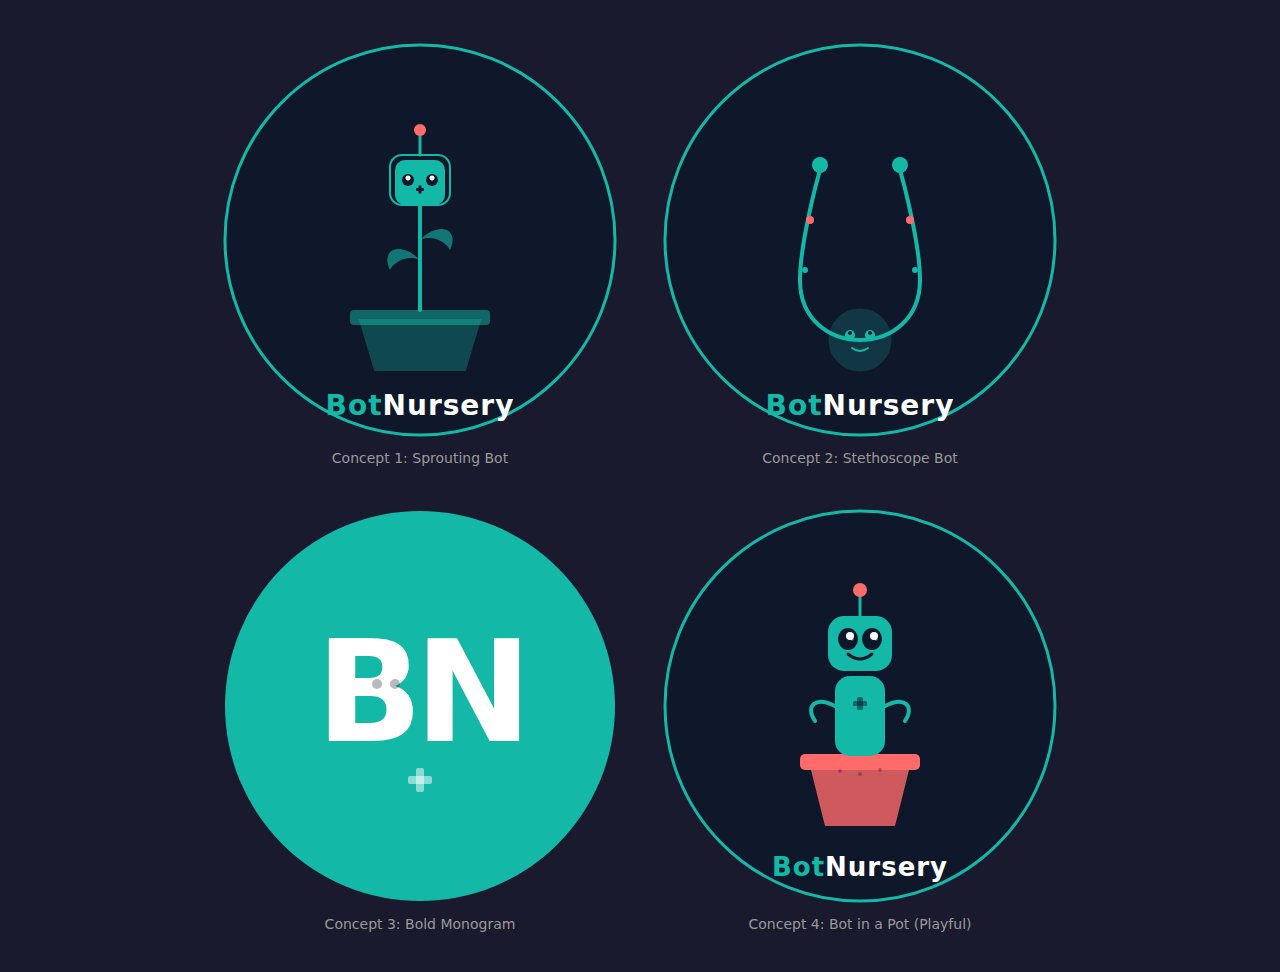
<file: logo-circle.html>
<!DOCTYPE html>
<html>
<head><style>body{margin:0;display:flex;gap:40px;padding:40px;background:#1a1a2e;flex-wrap:wrap;justify-content:center;}
.logo-container{display:flex;flex-direction:column;align-items:center;gap:10px;}
.label{color:#999;font-family:system-ui;font-size:14px;}
</style></head>
<body>

<!-- Concept 1: Sprouting Bot - a small robot/circuit growing from a pot like a seedling -->
<div class="logo-container">
<svg width="400" height="400" viewBox="0 0 400 400">
  <defs>
    <clipPath id="circle1"><circle cx="200" cy="200" r="190"/></clipPath>
  </defs>
  <circle cx="200" cy="200" r="195" fill="#0f172a" stroke="#14b8a6" stroke-width="3"/>
  <!-- Pot/container -->
  <path d="M140 280 L155 330 L245 330 L260 280 Z" fill="#14b8a6" opacity="0.3" stroke="#14b8a6" stroke-width="2"/>
  <rect x="130" y="270" width="140" height="15" rx="4" fill="#14b8a6" opacity="0.5"/>
  <!-- Stem growing up -->
  <path d="M200 270 C200 230 200 200 200 160" fill="none" stroke="#14b8a6" stroke-width="4" stroke-linecap="round"/>
  <!-- Leaves -->
  <path d="M200 220 C180 200 160 210 170 230 C175 220 190 215 200 220Z" fill="#14b8a6" opacity="0.6"/>
  <path d="M200 200 C220 180 240 190 230 210 C225 200 210 195 200 200Z" fill="#14b8a6" opacity="0.6"/>
  <!-- Bot head (the "flower") -->
  <rect x="175" y="120" width="50" height="45" rx="10" fill="#14b8a6"/>
  <rect x="170" y="115" width="60" height="50" rx="12" fill="none" stroke="#14b8a6" stroke-width="2"/>
  <!-- Bot eyes -->
  <circle cx="188" cy="140" r="6" fill="#0f172a"/>
  <circle cx="212" cy="140" r="6" fill="#0f172a"/>
  <circle cx="188" cy="138" r="2.5" fill="#fff"/>
  <circle cx="212" cy="138" r="2.5" fill="#fff"/>
  <!-- Bot antenna -->
  <line x1="200" y1="115" x2="200" y2="95" stroke="#14b8a6" stroke-width="3" stroke-linecap="round"/>
  <circle cx="200" cy="90" r="6" fill="#ff6b6b"/>
  <!-- Small medical cross on bot -->
  <rect x="196" y="148" width="8" height="3" rx="1" fill="#0f172a"/>
  <rect x="198.5" y="145.5" width="3" height="8" rx="1" fill="#0f172a"/>
  <!-- Text -->
  <text x="200" y="375" text-anchor="middle" fill="white" font-family="system-ui" font-weight="700" font-size="28" letter-spacing="1">
    <tspan fill="#14b8a6">Bot</tspan><tspan fill="white">Nursery</tspan>
  </text>
</svg>
<div class="label">Concept 1: Sprouting Bot</div>
</div>

<!-- Concept 2: Stethoscope + Circuit - medical meets tech -->
<div class="logo-container">
<svg width="400" height="400" viewBox="0 0 400 400">
  <circle cx="200" cy="200" r="195" fill="#0f172a" stroke="#14b8a6" stroke-width="3"/>
  <!-- Stethoscope shape made of circuit traces -->
  <path d="M160 130 C160 130 140 200 140 240 C140 280 170 300 200 300 C230 300 260 280 260 240 C260 200 240 130 240 130" 
        fill="none" stroke="#14b8a6" stroke-width="4" stroke-linecap="round"/>
  <!-- Earpieces -->
  <circle cx="160" cy="125" r="8" fill="#14b8a6"/>
  <circle cx="240" cy="125" r="8" fill="#14b8a6"/>
  <!-- Chest piece - bot face -->
  <circle cx="200" cy="300" r="30" fill="#14b8a6" opacity="0.2" stroke="#14b8a6" stroke-width="3"/>
  <circle cx="190" cy="295" r="5" fill="#14b8a6"/>
  <circle cx="210" cy="295" r="5" fill="#14b8a6"/>
  <circle cx="190" cy="293" r="2" fill="#0f172a"/>
  <circle cx="210" cy="293" r="2" fill="#0f172a"/>
  <path d="M192 308 Q200 314 208 308" fill="none" stroke="#14b8a6" stroke-width="2" stroke-linecap="round"/>
  <!-- Circuit nodes along stethoscope -->
  <circle cx="150" cy="180" r="4" fill="#ff6b6b"/>
  <circle cx="250" cy="180" r="4" fill="#ff6b6b"/>
  <circle cx="145" cy="230" r="3" fill="#14b8a6"/>
  <circle cx="255" cy="230" r="3" fill="#14b8a6"/>
  <!-- Text -->
  <text x="200" y="375" text-anchor="middle" fill="white" font-family="system-ui" font-weight="700" font-size="28" letter-spacing="1">
    <tspan fill="#14b8a6">Bot</tspan><tspan fill="white">Nursery</tspan>
  </text>
</svg>
<div class="label">Concept 2: Stethoscope Bot</div>
</div>

<!-- Concept 3: Simple & Bold - BN monogram with medical cross -->
<div class="logo-container">
<svg width="400" height="400" viewBox="0 0 400 400">
  <circle cx="200" cy="200" r="195" fill="#14b8a6"/>
  <!-- Large B and N intertwined -->
  <text x="200" y="235" text-anchor="middle" fill="white" font-family="system-ui" font-weight="900" font-size="140" letter-spacing="-8">BN</text>
  <!-- Small medical cross -->
  <rect x="188" y="270" width="24" height="8" rx="2" fill="white" opacity="0.5"/>
  <rect x="196" y="262" width="8" height="24" rx="2" fill="white" opacity="0.5"/>
  <!-- Subtle bot eyes in the B -->
  <circle cx="157" cy="178" r="5" fill="#0f172a" opacity="0.3"/>
  <circle cx="175" cy="178" r="5" fill="#0f172a" opacity="0.3"/>
</svg>
<div class="label">Concept 3: Bold Monogram</div>
</div>

<!-- Concept 4: Cute bot in a flowerpot - playful -->
<div class="logo-container">
<svg width="400" height="400" viewBox="0 0 400 400">
  <circle cx="200" cy="200" r="195" fill="#0f172a" stroke="#14b8a6" stroke-width="3"/>
  <!-- Flowerpot -->
  <path d="M150 260 L165 320 L235 320 L250 260 Z" fill="#ff6b6b" opacity="0.8"/>
  <rect x="140" y="248" width="120" height="16" rx="5" fill="#ff6b6b"/>
  <!-- Soil dots -->
  <circle cx="180" cy="265" r="2" fill="#0f172a" opacity="0.3"/>
  <circle cx="200" cy="268" r="2" fill="#0f172a" opacity="0.3"/>
  <circle cx="220" cy="264" r="2" fill="#0f172a" opacity="0.3"/>
  <!-- Bot body growing from pot -->
  <rect x="175" y="170" width="50" height="80" rx="15" fill="#14b8a6"/>
  <!-- Bot head -->
  <rect x="168" y="110" width="64" height="55" rx="16" fill="#14b8a6"/>
  <!-- Bot eyes - big and friendly -->
  <ellipse cx="188" cy="133" rx="10" ry="11" fill="#0f172a"/>
  <ellipse cx="212" cy="133" rx="10" ry="11" fill="#0f172a"/>
  <circle cx="190" cy="130" r="4" fill="#fff"/>
  <circle cx="214" cy="130" r="4" fill="#fff"/>
  <circle cx="192" cy="133" r="1.5" fill="#fff" opacity="0.5"/>
  <circle cx="216" cy="133" r="1.5" fill="#fff" opacity="0.5"/>
  <!-- Bot smile -->
  <path d="M188 148 Q200 158 212 148" fill="none" stroke="#0f172a" stroke-width="3" stroke-linecap="round"/>
  <!-- Antenna -->
  <line x1="200" y1="110" x2="200" y2="88" stroke="#14b8a6" stroke-width="3" stroke-linecap="round"/>
  <circle cx="200" cy="84" r="7" fill="#ff6b6b"/>
  <!-- Small arms/leaves -->
  <path d="M175 200 C155 190 145 200 155 215" fill="none" stroke="#14b8a6" stroke-width="4" stroke-linecap="round"/>
  <path d="M225 200 C245 190 255 200 245 215" fill="none" stroke="#14b8a6" stroke-width="4" stroke-linecap="round"/>
  <!-- Medical cross on chest -->
  <rect x="193" y="195" width="14" height="5" rx="1.5" fill="#0f172a" opacity="0.5"/>
  <rect x="197" y="191" width="6" height="13" rx="1.5" fill="#0f172a" opacity="0.5"/>
  <!-- Text -->
  <text x="200" y="370" text-anchor="middle" fill="white" font-family="system-ui" font-weight="700" font-size="26" letter-spacing="1">
    <tspan fill="#14b8a6">Bot</tspan><tspan fill="white">Nursery</tspan>
  </text>
</svg>
<div class="label">Concept 4: Bot in a Pot (Playful)</div>
</div>

</body>
</html>
</file>
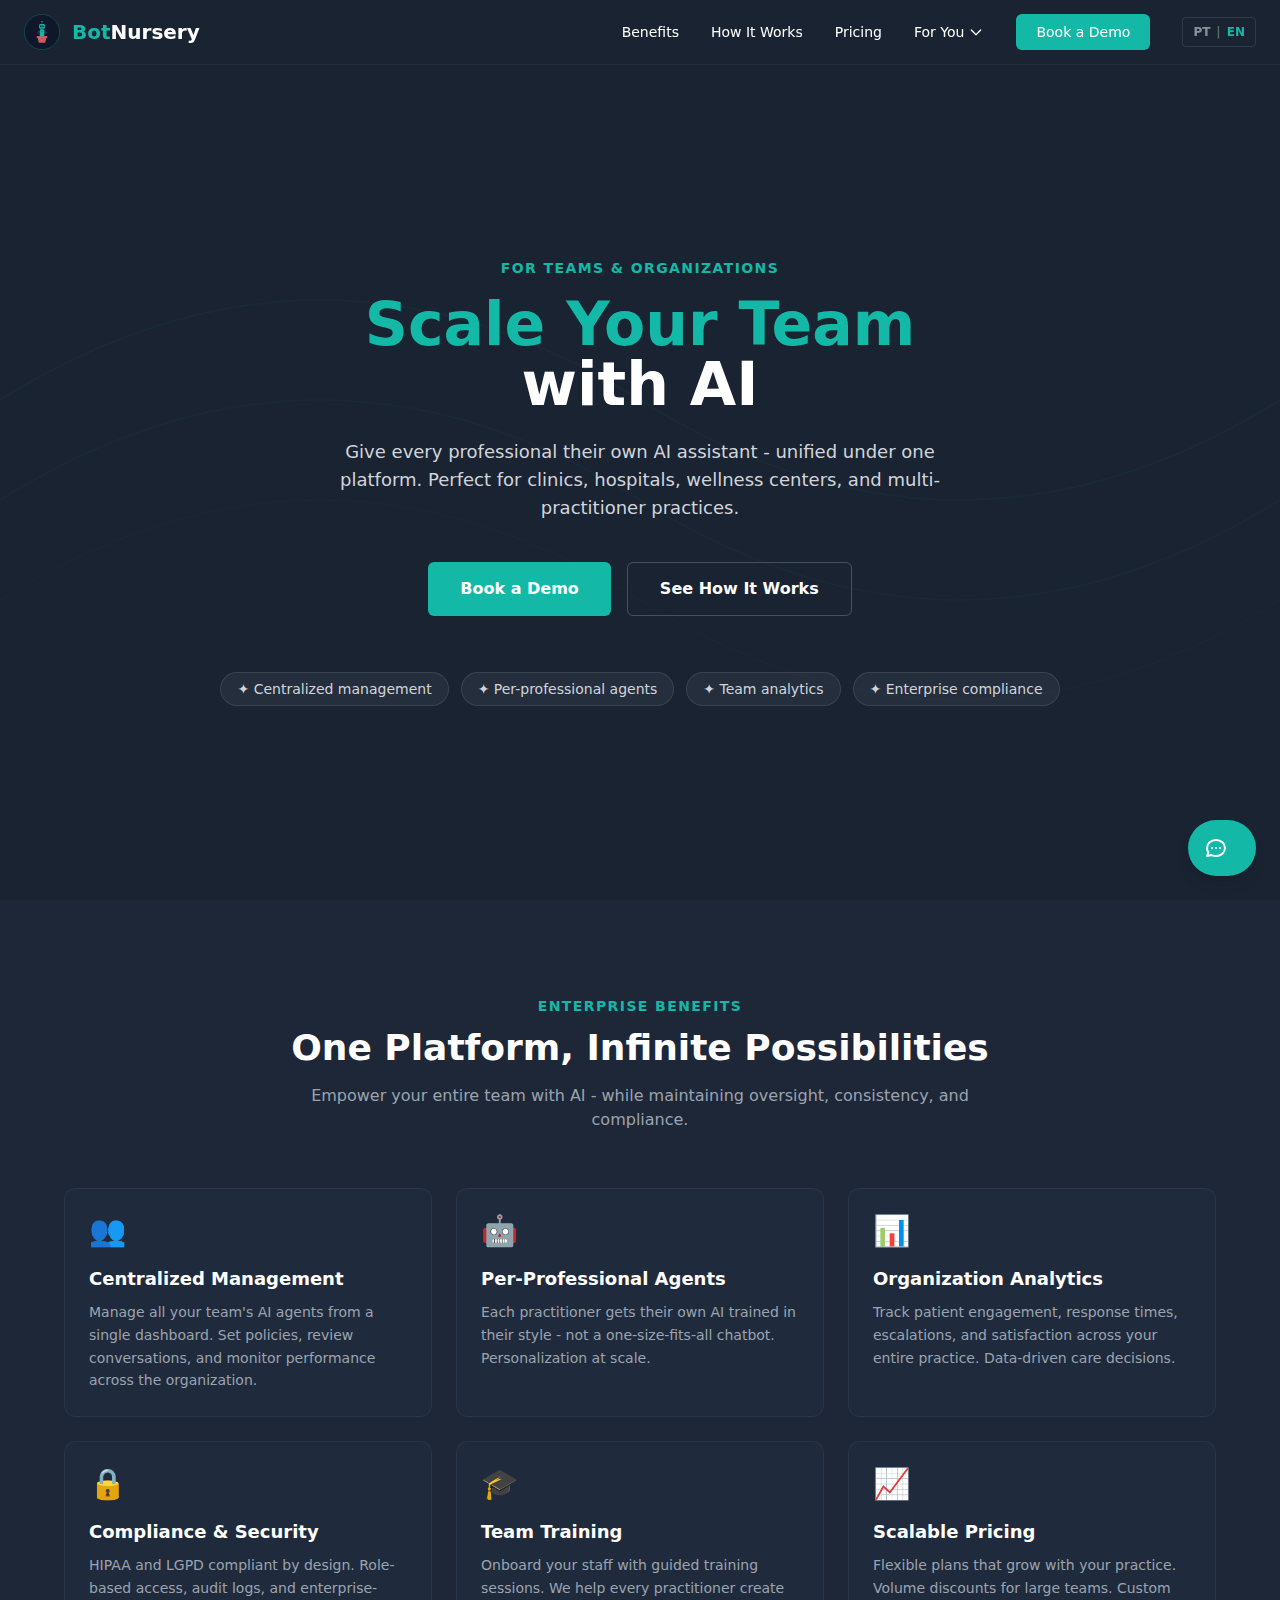
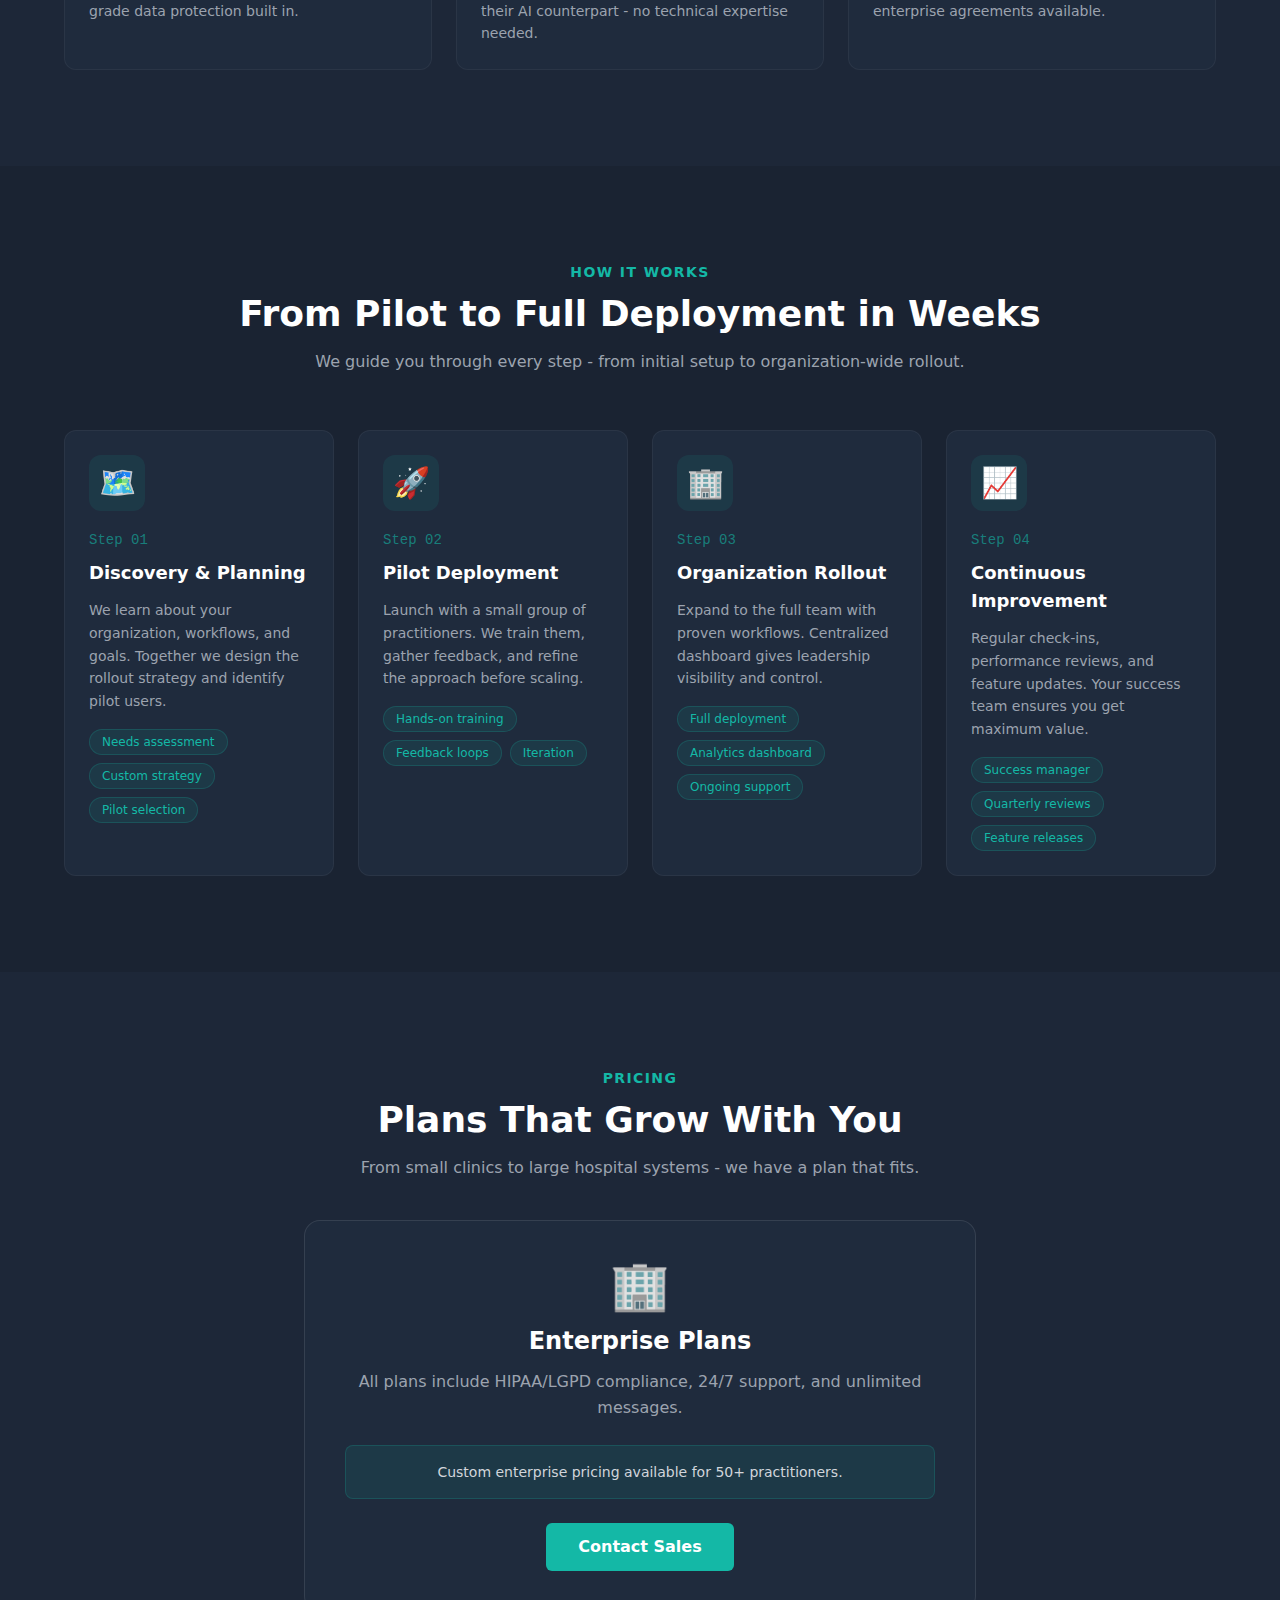
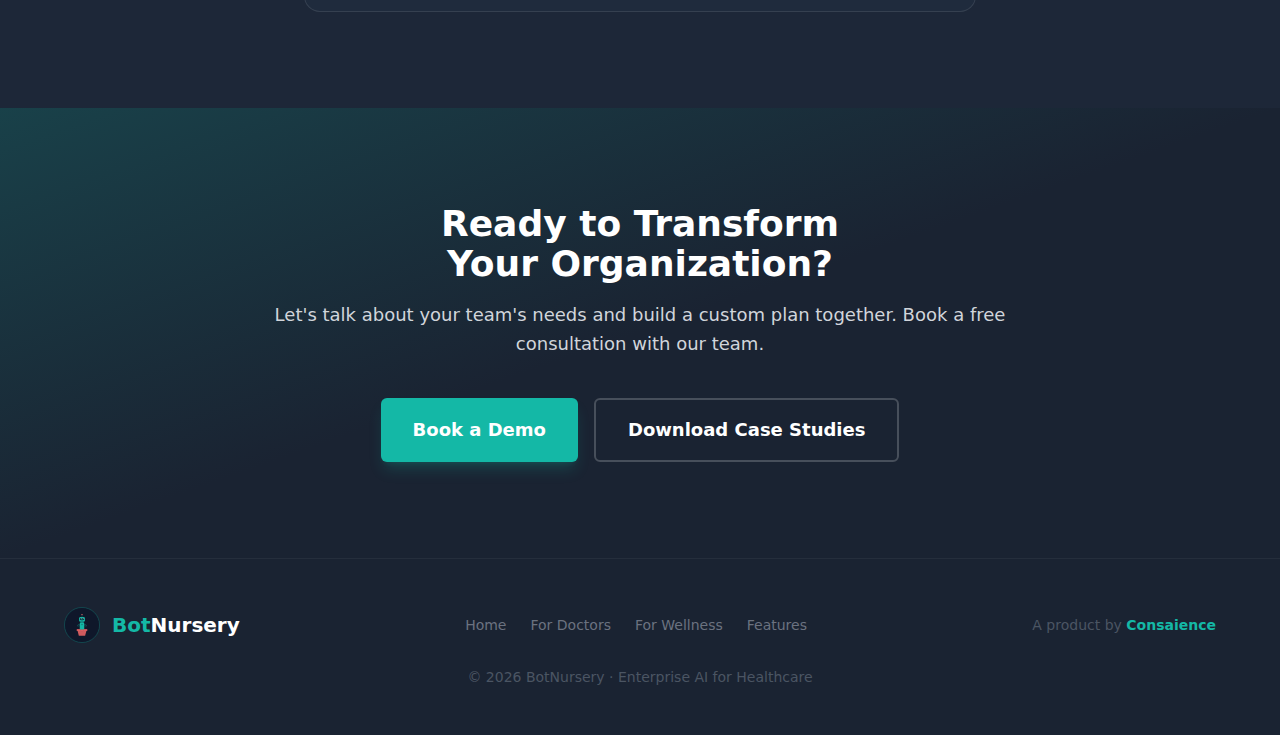
<file: organizations.html>
<!DOCTYPE html><html lang="en"><head><meta charSet="utf-8"/><meta name="viewport" content="width=device-width, initial-scale=1"/><link rel="stylesheet" href="/_next/static/css/7371c883c5f690cc.css" data-precedence="next"/><link rel="preload" as="script" fetchPriority="low" href="/_next/static/chunks/webpack-8658fdbc42bfbbae.js"/><script src="/_next/static/chunks/fd9d1056-0b9695e3ab5c31f0.js" async=""></script><script src="/_next/static/chunks/117-98451eb9140f0032.js" async=""></script><script src="/_next/static/chunks/main-app-f5133dfe0f735207.js" async=""></script><script src="/_next/static/chunks/546-1cc4e6ba966541e8.js" async=""></script><script src="/_next/static/chunks/app/organizations/page-3af0fd36bced87bb.js" async=""></script><script src="/_next/static/chunks/app/layout-865c99c699b00388.js" async=""></script><title>BotNursery - AI Agents That Know Your Patients</title><meta name="description" content="Train AI agents to mediate doctor-patient relationships. 24/7 communication, HIPAA-aware, trained by you."/><script src="/_next/static/chunks/polyfills-42372ed130431b0a.js" noModule=""></script></head><body class="bg-navy text-white antialiased"><main class="min-h-screen bg-navy text-white"><nav class="fixed top-0 w-full z-50 bg-navy/90 backdrop-blur border-b border-white/5"><div class="max-w-7xl mx-auto px-6 h-16 flex items-center justify-between"><a href="/" class="flex items-center gap-3"><svg width="36" height="36" viewBox="0 0 400 400" class="w-9 h-9"><circle cx="200" cy="200" r="195" fill="#0f172a" stroke="#14b8a6" stroke-width="3"></circle><path d="M150 260 L165 320 L235 320 L250 260 Z" fill="#ff6b6b" opacity="0.8"></path><rect x="140" y="248" width="120" height="16" rx="5" fill="#ff6b6b"></rect><circle cx="180" cy="265" r="2" fill="#0f172a" opacity="0.3"></circle><circle cx="200" cy="268" r="2" fill="#0f172a" opacity="0.3"></circle><circle cx="220" cy="264" r="2" fill="#0f172a" opacity="0.3"></circle><rect x="175" y="170" width="50" height="80" rx="15" fill="#14b8a6"></rect><rect x="168" y="110" width="64" height="55" rx="16" fill="#14b8a6"></rect><ellipse cx="188" cy="133" rx="10" ry="11" fill="#0f172a"></ellipse><ellipse cx="212" cy="133" rx="10" ry="11" fill="#0f172a"></ellipse><circle cx="190" cy="130" r="4" fill="#fff"></circle><circle cx="214" cy="130" r="4" fill="#fff"></circle><circle cx="192" cy="133" r="1.5" fill="#fff" opacity="0.5"></circle><circle cx="216" cy="133" r="1.5" fill="#fff" opacity="0.5"></circle><path d="M188 148 Q200 158 212 148" fill="none" stroke="#0f172a" stroke-width="3" stroke-linecap="round"></path><line x1="200" y1="110" x2="200" y2="88" stroke="#14b8a6" stroke-width="3" stroke-linecap="round"></line><circle cx="200" cy="84" r="7" fill="#ff6b6b"></circle><path d="M175 200 C155 190 145 200 155 215" fill="none" stroke="#14b8a6" stroke-width="4" stroke-linecap="round"></path><path d="M225 200 C245 190 255 200 245 215" fill="none" stroke="#14b8a6" stroke-width="4" stroke-linecap="round"></path><rect x="193" y="195" width="14" height="5" rx="1.5" fill="#0f172a" opacity="0.5"></rect><rect x="197" y="191" width="6" height="13" rx="1.5" fill="#0f172a" opacity="0.5"></rect></svg><span class="text-xl font-bold"><span class="text-teal">Bot</span><span class="text-white">Nursery</span></span></a><div class="hidden md:flex items-center gap-8 text-sm font-medium"><a href="#benefits" class="hover:text-teal transition">Benefits</a><a href="#how-it-works" class="hover:text-teal transition">How It Works</a><a href="#pricing" class="hover:text-teal transition">Pricing</a><div class="relative group"><button class="hover:text-teal transition flex items-center gap-1">For You<svg class="w-4 h-4" fill="none" stroke="currentColor" viewBox="0 0 24 24"><path stroke-linecap="round" stroke-linejoin="round" stroke-width="2" d="M19 9l-7 7-7-7"></path></svg></button><div class="absolute top-full left-0 mt-2 w-56 bg-navy-light border border-white/10 rounded-lg shadow-xl opacity-0 invisible group-hover:opacity-100 group-hover:visible transition-all duration-200"><a href="/doctors" class="block px-4 py-3 hover:bg-white/5 hover:text-teal transition first:rounded-t-lg">For Doctors</a><a href="/wellness" class="block px-4 py-3 hover:bg-white/5 hover:text-teal transition">For Practitioners</a><a href="/organizations" class="block px-4 py-3 hover:bg-white/5 hover:text-teal transition last:rounded-b-lg">For Organizations</a></div></div><button class="bg-teal hover:bg-teal-dark text-white px-5 py-2 rounded-md transition">Book a Demo</button><button class="flex items-center gap-1.5 text-xs font-semibold border border-white/10 hover:border-teal/50 rounded px-2.5 py-1.5 transition" aria-label="Toggle language"><span class="text-white/50">PT</span><span class="text-white/30">|</span><span class="text-teal">EN</span></button></div><button class="md:hidden text-white" aria-label="Menu"><svg class="w-6 h-6" fill="none" stroke="currentColor" viewBox="0 0 24 24"><path stroke-linecap="round" stroke-width="2" d="M4 6h16M4 12h16M4 18h16"></path></svg></button></div></nav><section class="relative min-h-screen flex items-center justify-center overflow-hidden bg-navy pt-16"><svg class="absolute inset-0 w-full h-full opacity-[0.04]" viewBox="0 0 1440 900" preserveAspectRatio="none"><path d="M0 400 Q360 200 720 400 T1440 400" fill="none" stroke="#14b8a6" stroke-width="2"></path><path d="M0 500 Q360 300 720 500 T1440 500" fill="none" stroke="#14b8a6" stroke-width="1.5"></path><path d="M0 600 Q360 400 720 600 T1440 600" fill="none" stroke="#14b8a6" stroke-width="1"></path><circle cx="200" cy="200" r="80" fill="none" stroke="#14b8a6" stroke-width="0.5"></circle><circle cx="1200" cy="700" r="120" fill="none" stroke="#14b8a6" stroke-width="0.5"></circle></svg><div class="relative z-10 max-w-4xl mx-auto px-6 text-center py-24"><p class="text-teal font-semibold tracking-widest uppercase text-sm mb-4">For Teams &amp; Organizations</p><h1 class="text-4xl sm:text-5xl md:text-6xl font-bold leading-tight mb-6 text-balance"><span class="text-teal">Scale Your Team</span><br/>with AI</h1><p class="text-lg text-gray-300 max-w-2xl mx-auto mb-10">Give every professional their own AI assistant - unified under one platform. Perfect for clinics, hospitals, wellness centers, and multi-practitioner practices.</p><div class="flex flex-col sm:flex-row gap-4 justify-center"><button class="bg-teal hover:bg-teal-dark text-white font-semibold px-8 py-3.5 rounded-md transition">Book a Demo</button><a href="#how-it-works" class="border border-white/20 hover:border-teal text-white font-semibold px-8 py-3.5 rounded-md transition">See How It Works</a></div><div class="mt-14 flex flex-wrap items-center justify-center gap-3 text-sm"><span class="bg-white/5 border border-white/10 text-gray-300 rounded-full px-4 py-1.5">✦ <!-- -->Centralized management</span><span class="bg-white/5 border border-white/10 text-gray-300 rounded-full px-4 py-1.5">✦ <!-- -->Per-professional agents</span><span class="bg-white/5 border border-white/10 text-gray-300 rounded-full px-4 py-1.5">✦ <!-- -->Team analytics</span><span class="bg-white/5 border border-white/10 text-gray-300 rounded-full px-4 py-1.5">✦ <!-- -->Enterprise compliance</span></div></div></section><section id="benefits" class="py-24 px-6 bg-navy-light/50"><div class="max-w-6xl mx-auto"><p class="text-teal font-semibold tracking-widest uppercase text-sm mb-3 text-center">Enterprise Benefits</p><h2 class="text-3xl md:text-4xl font-bold text-center mb-4 text-balance">One Platform, Infinite Possibilities</h2><p class="text-gray-400 text-center max-w-2xl mx-auto mb-14">Empower your entire team with AI - while maintaining oversight, consistency, and compliance.</p><div class="grid sm:grid-cols-2 lg:grid-cols-3 gap-6"><div class="bg-navy-light rounded-xl p-6 border border-white/5 hover:border-teal/30 transition group"><div class="text-3xl mb-4">👥</div><h3 class="text-lg font-semibold mb-2 group-hover:text-teal transition">Centralized Management</h3><p class="text-gray-400 text-sm leading-relaxed">Manage all your team&#x27;s AI agents from a single dashboard. Set policies, review conversations, and monitor performance across the organization.</p></div><div class="bg-navy-light rounded-xl p-6 border border-white/5 hover:border-teal/30 transition group"><div class="text-3xl mb-4">🤖</div><h3 class="text-lg font-semibold mb-2 group-hover:text-teal transition">Per-Professional Agents</h3><p class="text-gray-400 text-sm leading-relaxed">Each practitioner gets their own AI trained in their style - not a one-size-fits-all chatbot. Personalization at scale.</p></div><div class="bg-navy-light rounded-xl p-6 border border-white/5 hover:border-teal/30 transition group"><div class="text-3xl mb-4">📊</div><h3 class="text-lg font-semibold mb-2 group-hover:text-teal transition">Organization Analytics</h3><p class="text-gray-400 text-sm leading-relaxed">Track patient engagement, response times, escalations, and satisfaction across your entire practice. Data-driven care decisions.</p></div><div class="bg-navy-light rounded-xl p-6 border border-white/5 hover:border-teal/30 transition group"><div class="text-3xl mb-4">🔒</div><h3 class="text-lg font-semibold mb-2 group-hover:text-teal transition">Compliance &amp; Security</h3><p class="text-gray-400 text-sm leading-relaxed">HIPAA and LGPD compliant by design. Role-based access, audit logs, and enterprise-grade data protection built in.</p></div><div class="bg-navy-light rounded-xl p-6 border border-white/5 hover:border-teal/30 transition group"><div class="text-3xl mb-4">🎓</div><h3 class="text-lg font-semibold mb-2 group-hover:text-teal transition">Team Training</h3><p class="text-gray-400 text-sm leading-relaxed">Onboard your staff with guided training sessions. We help every practitioner create their AI counterpart - no technical expertise needed.</p></div><div class="bg-navy-light rounded-xl p-6 border border-white/5 hover:border-teal/30 transition group"><div class="text-3xl mb-4">📈</div><h3 class="text-lg font-semibold mb-2 group-hover:text-teal transition">Scalable Pricing</h3><p class="text-gray-400 text-sm leading-relaxed">Flexible plans that grow with your practice. Volume discounts for large teams. Custom enterprise agreements available.</p></div></div></div></section><section id="how-it-works" class="py-24 px-6 bg-navy"><div class="max-w-6xl mx-auto"><p class="text-teal font-semibold tracking-widest uppercase text-sm mb-3 text-center">How It Works</p><h2 class="text-3xl md:text-4xl font-bold text-center mb-4 text-balance">From Pilot to Full Deployment in Weeks</h2><p class="text-gray-400 text-center max-w-2xl mx-auto mb-14">We guide you through every step - from initial setup to organization-wide rollout.</p><div class="grid md:grid-cols-2 lg:grid-cols-4 gap-6"><div class="bg-navy-light rounded-xl p-6 border border-white/5 hover:border-teal/30 transition group"><div class="w-14 h-14 bg-teal/10 rounded-xl flex items-center justify-center text-3xl mb-4 group-hover:bg-teal/20 transition">🗺️</div><span class="text-teal/60 font-mono text-sm">Step <!-- -->01</span><h3 class="text-lg font-semibold mt-2 mb-3 group-hover:text-teal transition">Discovery &amp; Planning</h3><p class="text-gray-400 text-sm leading-relaxed mb-4">We learn about your organization, workflows, and goals. Together we design the rollout strategy and identify pilot users.</p><div class="flex flex-wrap gap-2"><span class="text-xs bg-teal/10 text-teal border border-teal/20 rounded-full px-3 py-1">Needs assessment</span><span class="text-xs bg-teal/10 text-teal border border-teal/20 rounded-full px-3 py-1">Custom strategy</span><span class="text-xs bg-teal/10 text-teal border border-teal/20 rounded-full px-3 py-1">Pilot selection</span></div></div><div class="bg-navy-light rounded-xl p-6 border border-white/5 hover:border-teal/30 transition group"><div class="w-14 h-14 bg-teal/10 rounded-xl flex items-center justify-center text-3xl mb-4 group-hover:bg-teal/20 transition">🚀</div><span class="text-teal/60 font-mono text-sm">Step <!-- -->02</span><h3 class="text-lg font-semibold mt-2 mb-3 group-hover:text-teal transition">Pilot Deployment</h3><p class="text-gray-400 text-sm leading-relaxed mb-4">Launch with a small group of practitioners. We train them, gather feedback, and refine the approach before scaling.</p><div class="flex flex-wrap gap-2"><span class="text-xs bg-teal/10 text-teal border border-teal/20 rounded-full px-3 py-1">Hands-on training</span><span class="text-xs bg-teal/10 text-teal border border-teal/20 rounded-full px-3 py-1">Feedback loops</span><span class="text-xs bg-teal/10 text-teal border border-teal/20 rounded-full px-3 py-1">Iteration</span></div></div><div class="bg-navy-light rounded-xl p-6 border border-white/5 hover:border-teal/30 transition group"><div class="w-14 h-14 bg-teal/10 rounded-xl flex items-center justify-center text-3xl mb-4 group-hover:bg-teal/20 transition">🏢</div><span class="text-teal/60 font-mono text-sm">Step <!-- -->03</span><h3 class="text-lg font-semibold mt-2 mb-3 group-hover:text-teal transition">Organization Rollout</h3><p class="text-gray-400 text-sm leading-relaxed mb-4">Expand to the full team with proven workflows. Centralized dashboard gives leadership visibility and control.</p><div class="flex flex-wrap gap-2"><span class="text-xs bg-teal/10 text-teal border border-teal/20 rounded-full px-3 py-1">Full deployment</span><span class="text-xs bg-teal/10 text-teal border border-teal/20 rounded-full px-3 py-1">Analytics dashboard</span><span class="text-xs bg-teal/10 text-teal border border-teal/20 rounded-full px-3 py-1">Ongoing support</span></div></div><div class="bg-navy-light rounded-xl p-6 border border-white/5 hover:border-teal/30 transition group"><div class="w-14 h-14 bg-teal/10 rounded-xl flex items-center justify-center text-3xl mb-4 group-hover:bg-teal/20 transition">📈</div><span class="text-teal/60 font-mono text-sm">Step <!-- -->04</span><h3 class="text-lg font-semibold mt-2 mb-3 group-hover:text-teal transition">Continuous Improvement</h3><p class="text-gray-400 text-sm leading-relaxed mb-4">Regular check-ins, performance reviews, and feature updates. Your success team ensures you get maximum value.</p><div class="flex flex-wrap gap-2"><span class="text-xs bg-teal/10 text-teal border border-teal/20 rounded-full px-3 py-1">Success manager</span><span class="text-xs bg-teal/10 text-teal border border-teal/20 rounded-full px-3 py-1">Quarterly reviews</span><span class="text-xs bg-teal/10 text-teal border border-teal/20 rounded-full px-3 py-1">Feature releases</span></div></div></div></div></section><section id="pricing" class="py-24 px-6 bg-navy-light/50"><div class="max-w-5xl mx-auto text-center"><p class="text-teal font-semibold tracking-widest uppercase text-sm mb-3">Pricing</p><h2 class="text-3xl md:text-4xl font-bold mb-4 text-balance">Plans That Grow With You</h2><p class="text-gray-400 max-w-xl mx-auto mb-10">From small clinics to large hospital systems - we have a plan that fits.</p><div class="bg-navy-light border border-white/10 rounded-2xl p-10 max-w-2xl mx-auto"><div class="text-5xl mb-4">🏢</div><h3 class="text-2xl font-bold mb-3">Enterprise Plans</h3><p class="text-gray-400 mb-6 leading-relaxed">All plans include HIPAA/LGPD compliance, 24/7 support, and unlimited messages.</p><div class="bg-teal/10 border border-teal/20 rounded-lg p-4 mb-6 text-sm text-gray-300">Custom enterprise pricing available for 50+ practitioners.</div><button class="bg-teal hover:bg-teal-dark text-white font-semibold px-8 py-3 rounded-md transition w-full sm:w-auto">Contact Sales</button></div></div></section><section class="py-24 px-6 bg-gradient-to-br from-teal/20 via-navy to-navy"><div class="max-w-3xl mx-auto text-center"><h2 class="text-3xl md:text-4xl font-bold mb-4 text-balance">Ready to Transform Your Organization?</h2><p class="text-gray-300 text-lg mb-10 leading-relaxed">Let&#x27;s talk about your team&#x27;s needs and build a custom plan together. Book a free consultation with our team.</p><div class="flex flex-col sm:flex-row gap-4 justify-center"><button class="bg-teal hover:bg-teal-dark text-white font-semibold px-8 py-4 rounded-md transition text-lg shadow-lg shadow-teal/20">Book a Demo</button><a href="/" class="border-2 border-white/20 hover:border-teal text-white font-semibold px-8 py-4 rounded-md transition text-lg">Download Case Studies</a></div></div></section><footer class="border-t border-white/5 py-12 px-6 bg-navy"><div class="max-w-6xl mx-auto flex flex-col md:flex-row items-center justify-between gap-6"><a href="/" class="flex items-center gap-3"><svg width="36" height="36" viewBox="0 0 400 400" class="w-9 h-9"><circle cx="200" cy="200" r="195" fill="#0f172a" stroke="#14b8a6" stroke-width="3"></circle><path d="M150 260 L165 320 L235 320 L250 260 Z" fill="#ff6b6b" opacity="0.8"></path><rect x="140" y="248" width="120" height="16" rx="5" fill="#ff6b6b"></rect><circle cx="180" cy="265" r="2" fill="#0f172a" opacity="0.3"></circle><circle cx="200" cy="268" r="2" fill="#0f172a" opacity="0.3"></circle><circle cx="220" cy="264" r="2" fill="#0f172a" opacity="0.3"></circle><rect x="175" y="170" width="50" height="80" rx="15" fill="#14b8a6"></rect><rect x="168" y="110" width="64" height="55" rx="16" fill="#14b8a6"></rect><ellipse cx="188" cy="133" rx="10" ry="11" fill="#0f172a"></ellipse><ellipse cx="212" cy="133" rx="10" ry="11" fill="#0f172a"></ellipse><circle cx="190" cy="130" r="4" fill="#fff"></circle><circle cx="214" cy="130" r="4" fill="#fff"></circle><circle cx="192" cy="133" r="1.5" fill="#fff" opacity="0.5"></circle><circle cx="216" cy="133" r="1.5" fill="#fff" opacity="0.5"></circle><path d="M188 148 Q200 158 212 148" fill="none" stroke="#0f172a" stroke-width="3" stroke-linecap="round"></path><line x1="200" y1="110" x2="200" y2="88" stroke="#14b8a6" stroke-width="3" stroke-linecap="round"></line><circle cx="200" cy="84" r="7" fill="#ff6b6b"></circle><path d="M175 200 C155 190 145 200 155 215" fill="none" stroke="#14b8a6" stroke-width="4" stroke-linecap="round"></path><path d="M225 200 C245 190 255 200 245 215" fill="none" stroke="#14b8a6" stroke-width="4" stroke-linecap="round"></path><rect x="193" y="195" width="14" height="5" rx="1.5" fill="#0f172a" opacity="0.5"></rect><rect x="197" y="191" width="6" height="13" rx="1.5" fill="#0f172a" opacity="0.5"></rect></svg><span class="text-xl font-bold"><span class="text-teal">Bot</span><span class="text-white">Nursery</span></span></a><div class="flex gap-6 text-sm text-gray-500"><a href="/" class="hover:text-teal transition">Home</a><a href="/doctors" class="hover:text-teal transition">For Doctors</a><a href="/wellness" class="hover:text-teal transition">For Wellness</a><a href="#benefits" class="hover:text-teal transition">Features</a></div><p class="text-sm text-gray-600">A product by<!-- --> <span class="text-teal font-semibold">Consaience</span></p></div><div class="max-w-6xl mx-auto mt-6 text-center text-sm text-gray-600">© <!-- -->2026<!-- --> <!-- -->BotNursery · Enterprise AI for Healthcare</div></footer><button class="fixed bottom-6 right-6 z-50 bg-teal hover:bg-teal-dark text-white rounded-full p-4 shadow-lg transition-all hover:scale-110 flex items-center gap-3 group" aria-label="Open chat"><svg class="w-6 h-6" fill="none" stroke="currentColor" viewBox="0 0 24 24"><path stroke-linecap="round" stroke-linejoin="round" stroke-width="2" d="M8 12h.01M12 12h.01M16 12h.01M21 12c0 4.418-4.03 8-9 8a9.863 9.863 0 01-4.255-.949L3 20l1.395-3.72C3.512 15.042 3 13.574 3 12c0-4.418 4.03-8 9-8s9 3.582 9 8z"></path></svg><span class="max-w-0 overflow-hidden group-hover:max-w-xs transition-all duration-300 whitespace-nowrap">Talk to us</span></button></main><script src="/_next/static/chunks/webpack-8658fdbc42bfbbae.js" async=""></script><script>(self.__next_f=self.__next_f||[]).push([0]);self.__next_f.push([2,null])</script><script>self.__next_f.push([1,"1:HL[\"/_next/static/css/7371c883c5f690cc.css\",\"style\"]\n"])</script><script>self.__next_f.push([1,"2:I[2846,[],\"\"]\n4:I[9107,[],\"ClientPageRoot\"]\n5:I[9952,[\"546\",\"static/chunks/546-1cc4e6ba966541e8.js\",\"30\",\"static/chunks/app/organizations/page-3af0fd36bced87bb.js\"],\"default\",1]\n6:I[4707,[],\"\"]\n7:I[6423,[],\"\"]\n8:I[546,[\"546\",\"static/chunks/546-1cc4e6ba966541e8.js\",\"185\",\"static/chunks/app/layout-865c99c699b00388.js\"],\"LanguageProvider\"]\na:I[1060,[],\"\"]\nb:[]\n"])</script><script>self.__next_f.push([1,"0:[\"$\",\"$L2\",null,{\"buildId\":\"iyugHR36tR4LAECbZWkRO\",\"assetPrefix\":\"\",\"urlParts\":[\"\",\"organizations\"],\"initialTree\":[\"\",{\"children\":[\"organizations\",{\"children\":[\"__PAGE__\",{}]}]},\"$undefined\",\"$undefined\",true],\"initialSeedData\":[\"\",{\"children\":[\"organizations\",{\"children\":[\"__PAGE__\",{},[[\"$L3\",[\"$\",\"$L4\",null,{\"props\":{\"params\":{},\"searchParams\":{}},\"Component\":\"$5\"}],null],null],null]},[null,[\"$\",\"$L6\",null,{\"parallelRouterKey\":\"children\",\"segmentPath\":[\"children\",\"organizations\",\"children\"],\"error\":\"$undefined\",\"errorStyles\":\"$undefined\",\"errorScripts\":\"$undefined\",\"template\":[\"$\",\"$L7\",null,{}],\"templateStyles\":\"$undefined\",\"templateScripts\":\"$undefined\",\"notFound\":\"$undefined\",\"notFoundStyles\":\"$undefined\"}]],null]},[[[[\"$\",\"link\",\"0\",{\"rel\":\"stylesheet\",\"href\":\"/_next/static/css/7371c883c5f690cc.css\",\"precedence\":\"next\",\"crossOrigin\":\"$undefined\"}]],[\"$\",\"html\",null,{\"lang\":\"en\",\"children\":[\"$\",\"body\",null,{\"className\":\"bg-navy text-white antialiased\",\"children\":[\"$\",\"$L8\",null,{\"children\":[\"$\",\"$L6\",null,{\"parallelRouterKey\":\"children\",\"segmentPath\":[\"children\"],\"error\":\"$undefined\",\"errorStyles\":\"$undefined\",\"errorScripts\":\"$undefined\",\"template\":[\"$\",\"$L7\",null,{}],\"templateStyles\":\"$undefined\",\"templateScripts\":\"$undefined\",\"notFound\":[[\"$\",\"title\",null,{\"children\":\"404: This page could not be found.\"}],[\"$\",\"div\",null,{\"style\":{\"fontFamily\":\"system-ui,\\\"Segoe UI\\\",Roboto,Helvetica,Arial,sans-serif,\\\"Apple Color Emoji\\\",\\\"Segoe UI Emoji\\\"\",\"height\":\"100vh\",\"textAlign\":\"center\",\"display\":\"flex\",\"flexDirection\":\"column\",\"alignItems\":\"center\",\"justifyContent\":\"center\"},\"children\":[\"$\",\"div\",null,{\"children\":[[\"$\",\"style\",null,{\"dangerouslySetInnerHTML\":{\"__html\":\"body{color:#000;background:#fff;margin:0}.next-error-h1{border-right:1px solid rgba(0,0,0,.3)}@media (prefers-color-scheme:dark){body{color:#fff;background:#000}.next-error-h1{border-right:1px solid rgba(255,255,255,.3)}}\"}}],[\"$\",\"h1\",null,{\"className\":\"next-error-h1\",\"style\":{\"display\":\"inline-block\",\"margin\":\"0 20px 0 0\",\"padding\":\"0 23px 0 0\",\"fontSize\":24,\"fontWeight\":500,\"verticalAlign\":\"top\",\"lineHeight\":\"49px\"},\"children\":\"404\"}],[\"$\",\"div\",null,{\"style\":{\"display\":\"inline-block\"},\"children\":[\"$\",\"h2\",null,{\"style\":{\"fontSize\":14,\"fontWeight\":400,\"lineHeight\":\"49px\",\"margin\":0},\"children\":\"This page could not be found.\"}]}]]}]}]],\"notFoundStyles\":[]}]}]}]}]],null],null],\"couldBeIntercepted\":false,\"initialHead\":[null,\"$L9\"],\"globalErrorComponent\":\"$a\",\"missingSlots\":\"$Wb\"}]\n"])</script><script>self.__next_f.push([1,"9:[[\"$\",\"meta\",\"0\",{\"name\":\"viewport\",\"content\":\"width=device-width, initial-scale=1\"}],[\"$\",\"meta\",\"1\",{\"charSet\":\"utf-8\"}],[\"$\",\"title\",\"2\",{\"children\":\"BotNursery - AI Agents That Know Your Patients\"}],[\"$\",\"meta\",\"3\",{\"name\":\"description\",\"content\":\"Train AI agents to mediate doctor-patient relationships. 24/7 communication, HIPAA-aware, trained by you.\"}]]\n3:null\n"])</script></body></html>
</file>
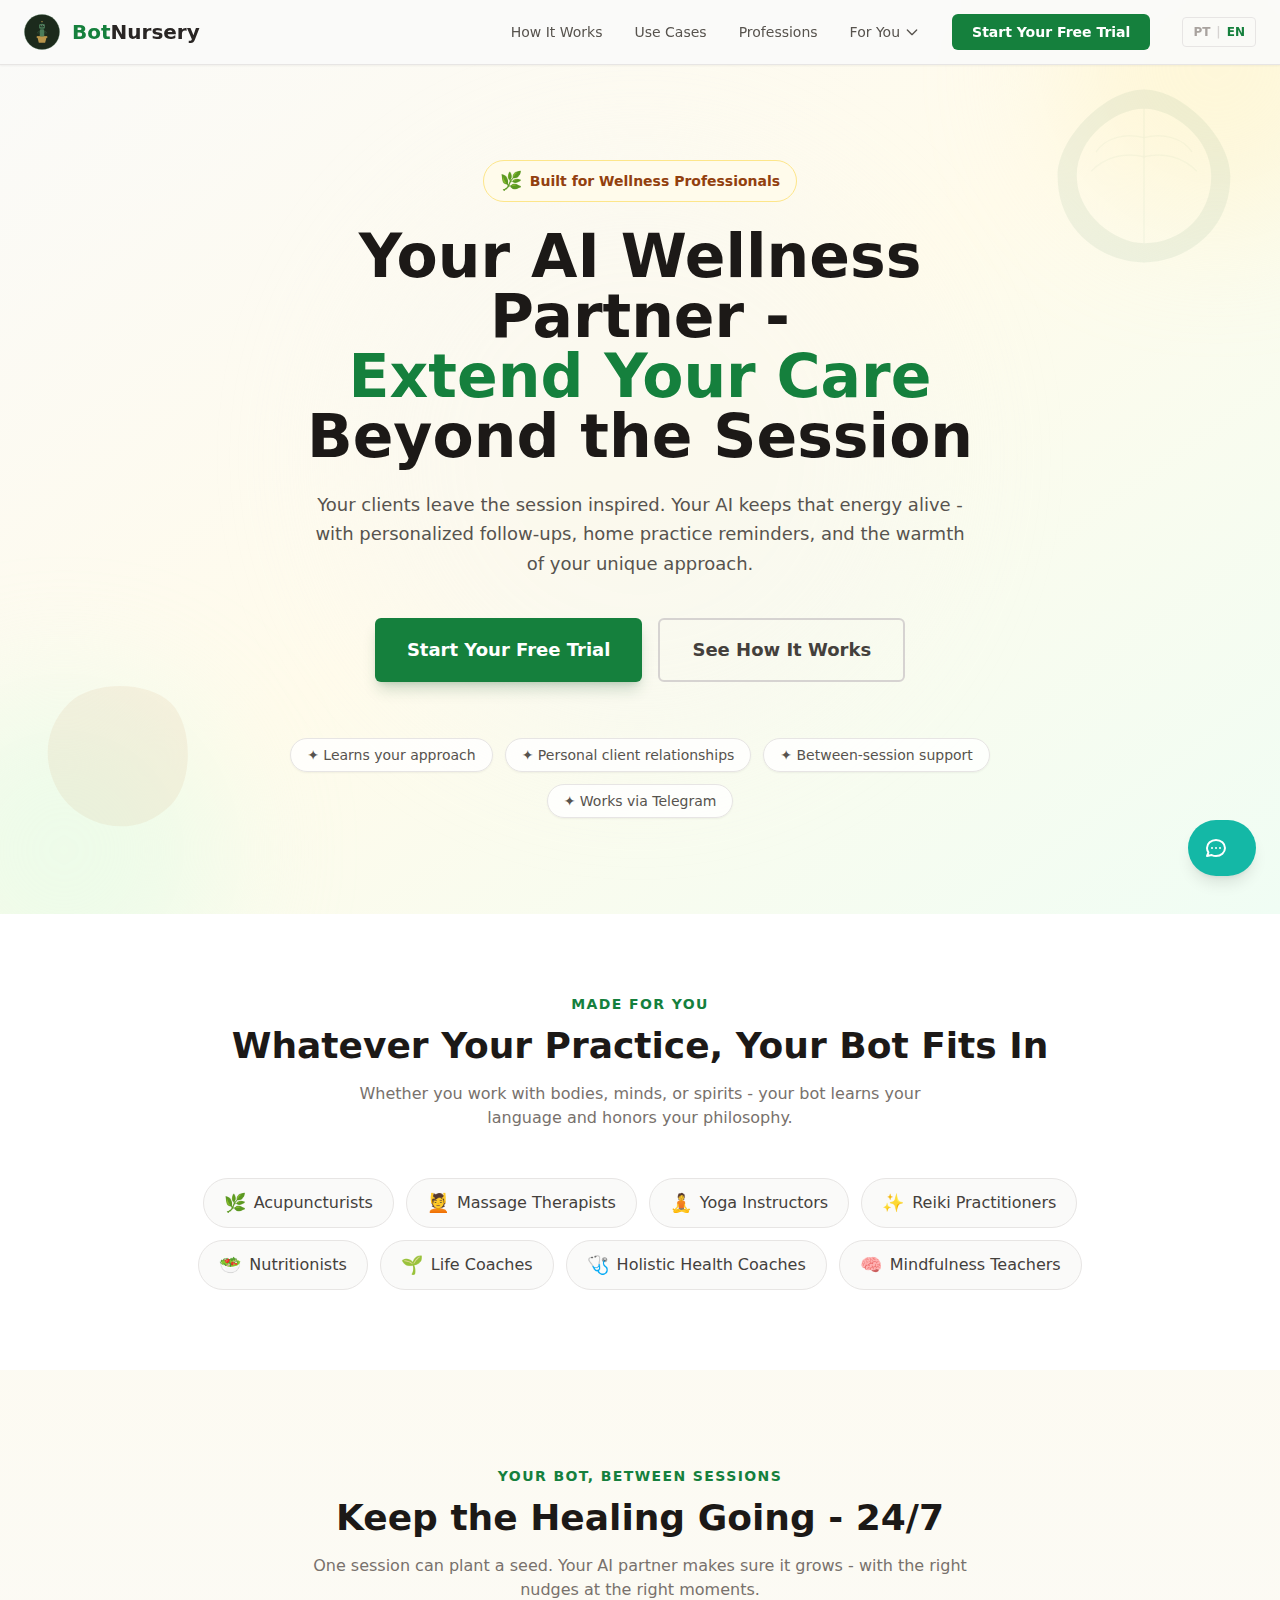
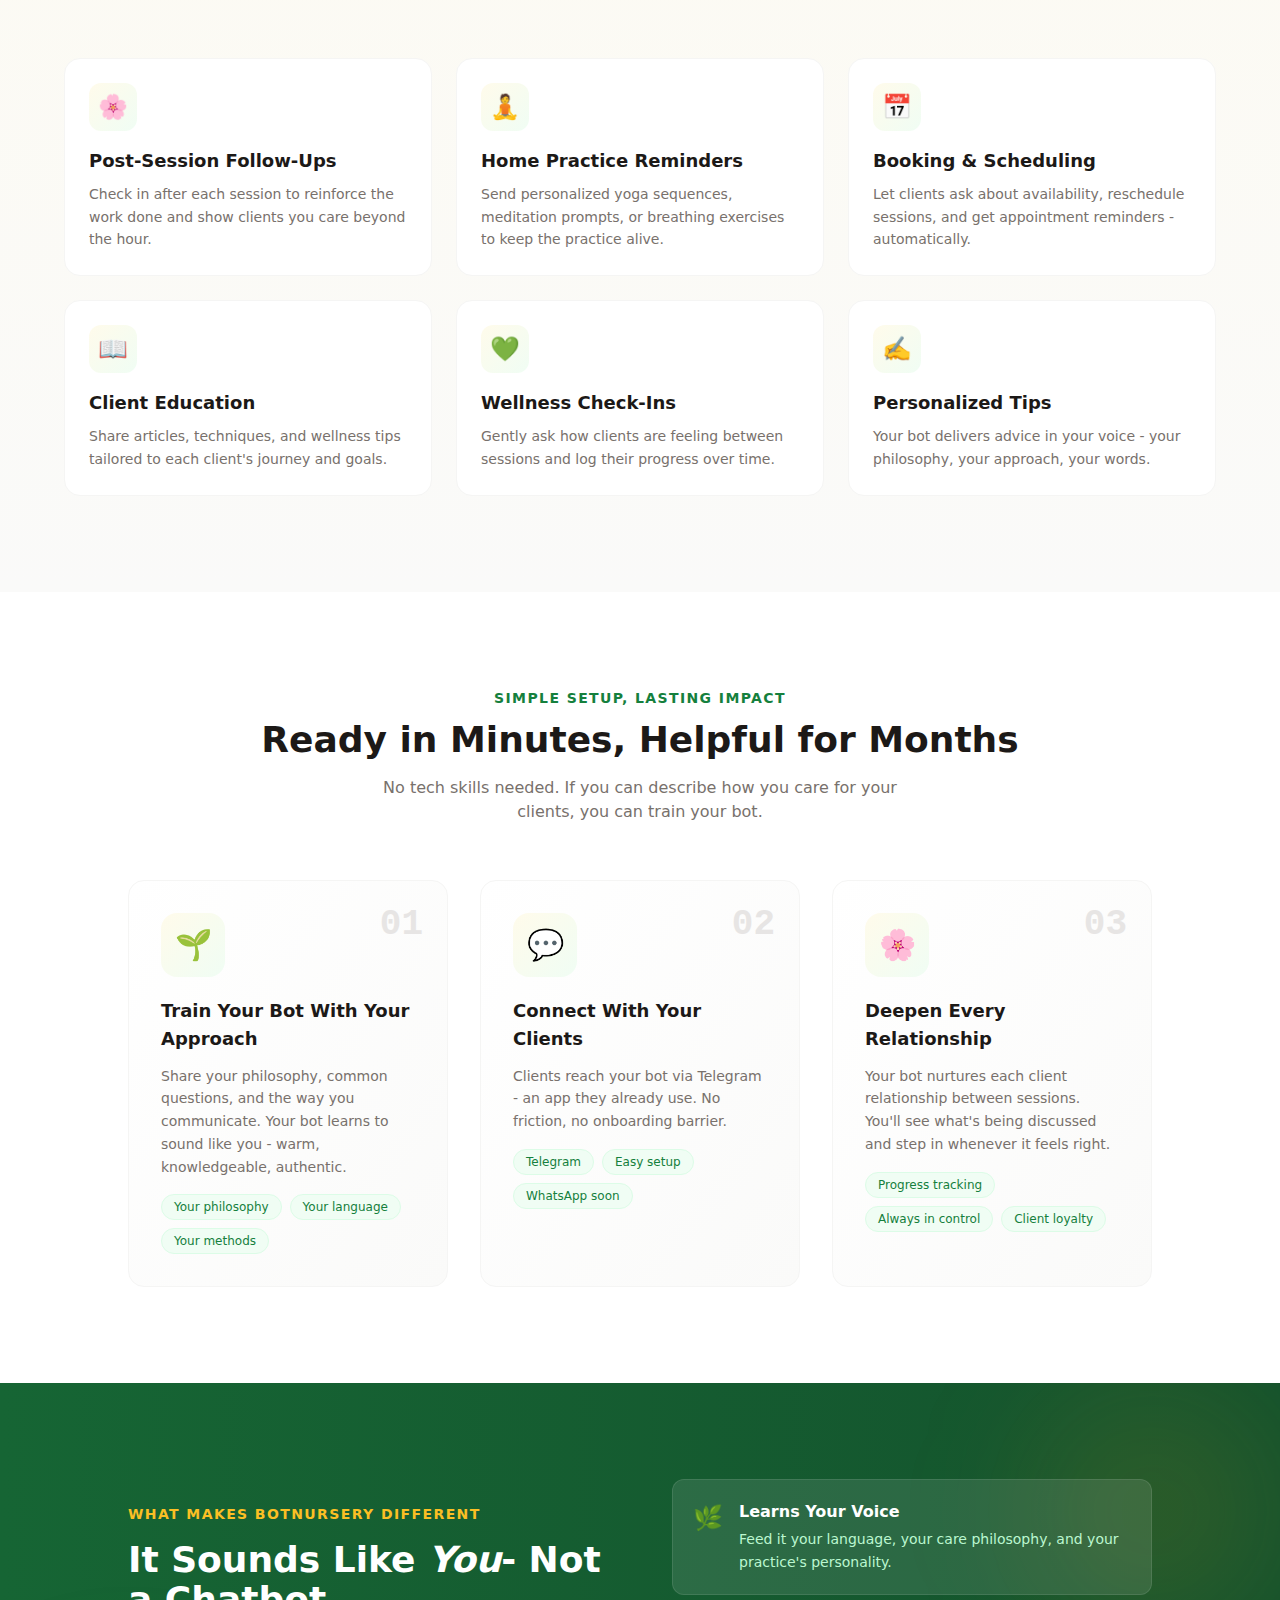
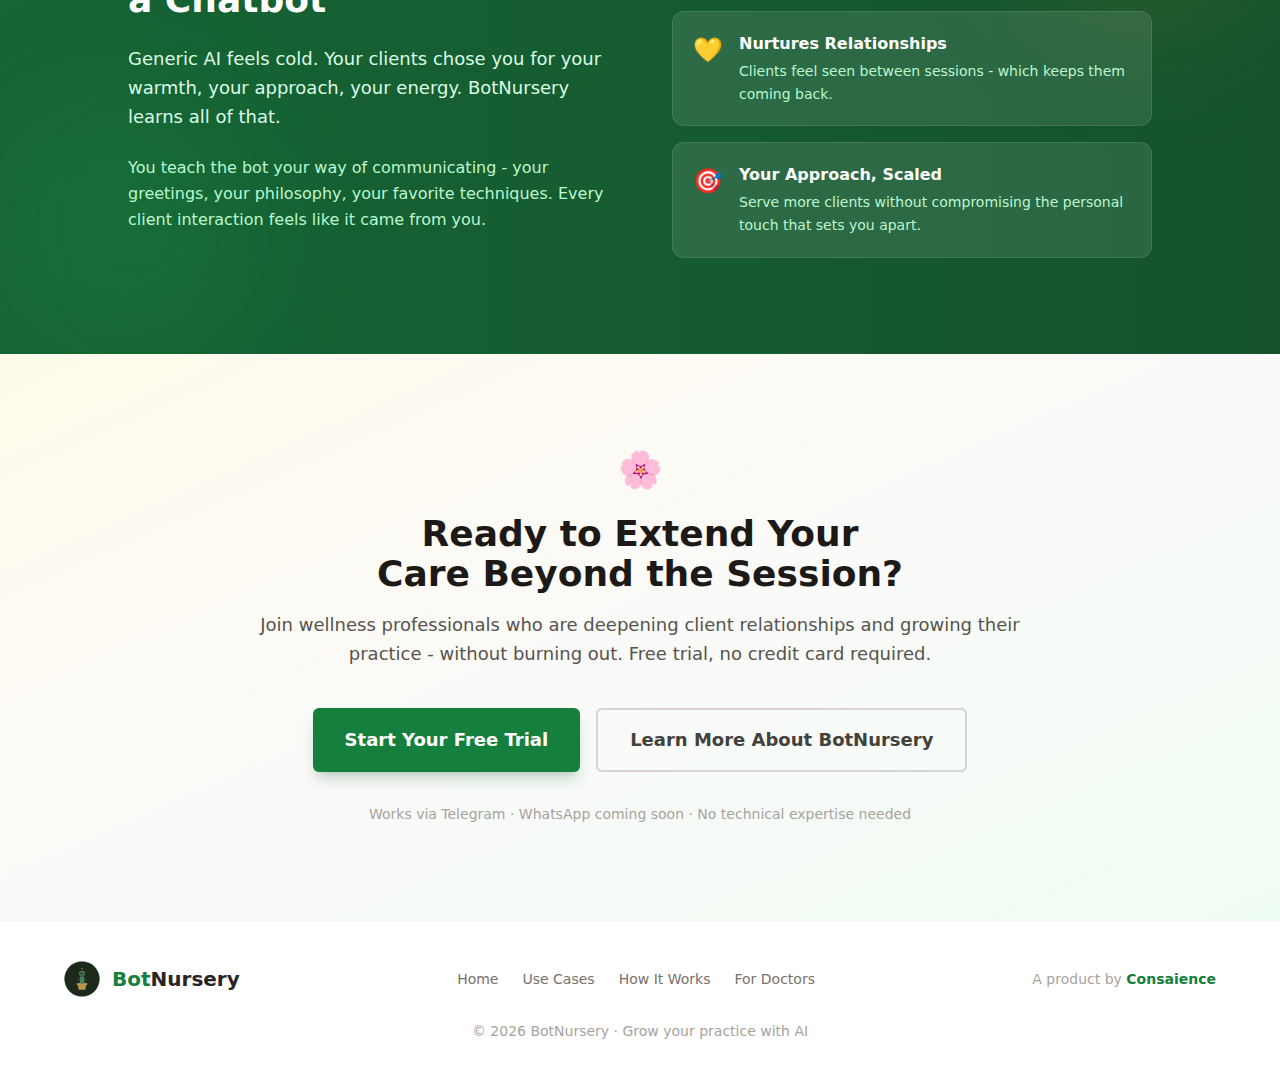
<file: wellness.html>
<!DOCTYPE html><html lang="en"><head><meta charSet="utf-8"/><meta name="viewport" content="width=device-width, initial-scale=1"/><link rel="stylesheet" href="/_next/static/css/1da0dcde3eee866f.css" data-precedence="next"/><link rel="preload" as="script" fetchPriority="low" href="/_next/static/chunks/webpack-8658fdbc42bfbbae.js"/><script src="/_next/static/chunks/fd9d1056-0b9695e3ab5c31f0.js" async=""></script><script src="/_next/static/chunks/117-98451eb9140f0032.js" async=""></script><script src="/_next/static/chunks/main-app-f5133dfe0f735207.js" async=""></script><script src="/_next/static/chunks/546-1cc4e6ba966541e8.js" async=""></script><script src="/_next/static/chunks/app/wellness/page-4876cdcb99041b59.js" async=""></script><script src="/_next/static/chunks/app/layout-865c99c699b00388.js" async=""></script><title>BotNursery - AI Agents That Know Your Patients</title><meta name="description" content="Train AI agents to mediate doctor-patient relationships. 24/7 communication, HIPAA-aware, trained by you."/><script src="/_next/static/chunks/polyfills-42372ed130431b0a.js" noModule=""></script></head><body class="bg-navy text-white antialiased"><main class="min-h-screen bg-stone-50 text-stone-900"><nav class="fixed top-0 w-full z-50 bg-stone-50/95 backdrop-blur border-b border-stone-200 shadow-sm"><div class="max-w-7xl mx-auto px-6 h-16 flex items-center justify-between"><a href="/" class="flex items-center gap-3"><svg width="36" height="36" viewBox="0 0 400 400" class="w-9 h-9"><circle cx="200" cy="200" r="195" fill="#1c2a1c" stroke="#4a7c59" stroke-width="3"></circle><path d="M150 260 L165 320 L235 320 L250 260 Z" fill="#d4a853" opacity="0.85"></path><rect x="140" y="248" width="120" height="16" rx="5" fill="#d4a853"></rect><rect x="175" y="170" width="50" height="80" rx="15" fill="#4a7c59"></rect><rect x="168" y="110" width="64" height="55" rx="16" fill="#4a7c59"></rect><ellipse cx="188" cy="133" rx="10" ry="11" fill="#1c2a1c"></ellipse><ellipse cx="212" cy="133" rx="10" ry="11" fill="#1c2a1c"></ellipse><circle cx="190" cy="130" r="4" fill="#fff"></circle><circle cx="214" cy="130" r="4" fill="#fff"></circle><path d="M188 148 Q200 158 212 148" fill="none" stroke="#1c2a1c" stroke-width="3" stroke-linecap="round"></path><line x1="200" y1="110" x2="200" y2="88" stroke="#4a7c59" stroke-width="3" stroke-linecap="round"></line><circle cx="200" cy="84" r="7" fill="#d4a853"></circle><path d="M175 200 C155 190 145 200 155 215" fill="none" stroke="#4a7c59" stroke-width="4" stroke-linecap="round"></path><path d="M225 200 C245 190 255 200 245 215" fill="none" stroke="#4a7c59" stroke-width="4" stroke-linecap="round"></path></svg><span class="text-xl font-bold"><span class="text-green-700">Bot</span><span class="text-stone-800">Nursery</span></span></a><div class="hidden md:flex items-center gap-8 text-sm font-medium text-stone-600"><a href="#how-it-works" class="hover:text-green-700 transition">How It Works</a><a href="#use-cases" class="hover:text-green-700 transition">Use Cases</a><a href="#professions" class="hover:text-green-700 transition">Professions</a><div class="relative group"><button class="hover:text-green-700 transition flex items-center gap-1">For You<svg class="w-4 h-4" fill="none" stroke="currentColor" viewBox="0 0 24 24"><path stroke-linecap="round" stroke-linejoin="round" stroke-width="2" d="M19 9l-7 7-7-7"></path></svg></button><div class="absolute top-full left-0 mt-2 w-56 bg-stone-50 border border-stone-200 rounded-lg shadow-xl opacity-0 invisible group-hover:opacity-100 group-hover:visible transition-all duration-200"><a href="/doctors" class="block px-4 py-3 hover:bg-stone-100 hover:text-green-700 transition first:rounded-t-lg">For Doctors</a><a href="/wellness" class="block px-4 py-3 hover:bg-stone-100 hover:text-green-700 transition">For Practitioners</a><a href="/organizations" class="block px-4 py-3 hover:bg-stone-100 hover:text-green-700 transition last:rounded-b-lg">For Organizations</a></div></div><button class="bg-green-700 hover:bg-green-800 text-white font-semibold px-5 py-2 rounded-md transition">Start Your Free Trial</button><button class="flex items-center gap-1.5 text-xs font-semibold border border-stone-200 hover:border-green-500 rounded px-2.5 py-1.5 transition" aria-label="Toggle language"><span class="text-stone-400">PT</span><span class="text-stone-300">|</span><span class="text-green-700">EN</span></button></div><button class="md:hidden text-stone-700" aria-label="Menu"><svg class="w-6 h-6" fill="none" stroke="currentColor" viewBox="0 0 24 24"><path stroke-linecap="round" stroke-width="2" d="M4 6h16M4 12h16M4 18h16"></path></svg></button></div></nav><section class="relative min-h-screen flex items-center justify-center overflow-hidden bg-gradient-to-br from-stone-50 via-amber-50 to-green-50 pt-16"><div class="absolute inset-0 overflow-hidden pointer-events-none"><div class="absolute -top-24 -right-24 w-80 h-80 bg-amber-100 rounded-full opacity-50 blur-3xl"></div><div class="absolute -bottom-24 -left-24 w-80 h-80 bg-green-100 rounded-full opacity-50 blur-3xl"></div><div class="absolute top-1/2 left-1/2 -translate-x-1/2 -translate-y-1/2 w-[600px] h-[600px] bg-stone-100 rounded-full opacity-30 blur-3xl"></div><svg class="absolute top-20 right-10 w-48 h-48 opacity-[0.06] text-green-800" viewBox="0 0 200 200" fill="currentColor"><path d="M100 10 C60 10 10 60 10 100 C10 160 60 190 100 190 C140 190 190 160 190 100 C190 60 140 10 100 10 Z M100 30 C130 30 170 60 170 100 C170 140 140 170 100 170 C70 170 30 140 30 100 C30 60 70 30 100 30 Z"></path><path d="M100 10 L100 190" stroke-width="2" stroke="currentColor" fill="none" opacity="0.5"></path><path d="M100 60 C80 55 60 60 50 75" stroke-width="1.5" stroke="currentColor" fill="none" opacity="0.5"></path><path d="M100 80 C80 75 60 80 45 95" stroke-width="1.5" stroke="currentColor" fill="none" opacity="0.5"></path><path d="M100 60 C120 55 140 60 150 75" stroke-width="1.5" stroke="currentColor" fill="none" opacity="0.5"></path><path d="M100 80 C120 75 140 80 155 95" stroke-width="1.5" stroke="currentColor" fill="none" opacity="0.5"></path></svg><svg class="absolute bottom-20 left-10 w-40 h-40 opacity-[0.06] text-amber-700 rotate-45" viewBox="0 0 200 200" fill="currentColor"><path d="M100 10 C60 10 10 60 10 100 C10 160 60 190 100 190 C140 190 190 160 190 100 C190 60 140 10 100 10 Z"></path></svg></div><div class="relative z-10 max-w-4xl mx-auto px-6 text-center py-24"><div class="inline-flex items-center gap-2 bg-amber-50 border border-amber-200 text-amber-800 rounded-full px-4 py-1.5 text-sm font-semibold mb-6"><span class="text-lg">🌿</span>Built for Wellness Professionals</div><h1 class="text-4xl sm:text-5xl md:text-6xl font-bold leading-tight mb-6 text-stone-900 text-balance">Your AI Wellness Partner -<br/><span class="text-green-700">Extend Your Care</span> Beyond the Session</h1><p class="text-lg text-stone-600 max-w-2xl mx-auto mb-10 leading-relaxed">Your clients leave the session inspired. Your AI keeps that energy alive - with personalized follow-ups, home practice reminders, and the warmth of your unique approach.</p><div class="flex flex-col sm:flex-row gap-4 justify-center"><button class="bg-green-700 hover:bg-green-800 text-white font-semibold px-8 py-4 rounded-md transition text-lg shadow-lg shadow-green-900/20">Start Your Free Trial</button><a href="#how-it-works" class="border-2 border-stone-300 hover:border-green-500 text-stone-700 hover:text-green-700 font-semibold px-8 py-4 rounded-md transition text-lg">See How It Works</a></div><div class="mt-14 flex flex-wrap items-center justify-center gap-3 text-sm"><span class="bg-white/80 border border-stone-200 text-stone-600 rounded-full px-4 py-1.5 shadow-sm">✦ <!-- -->Learns your approach</span><span class="bg-white/80 border border-stone-200 text-stone-600 rounded-full px-4 py-1.5 shadow-sm">✦ <!-- -->Personal client relationships</span><span class="bg-white/80 border border-stone-200 text-stone-600 rounded-full px-4 py-1.5 shadow-sm">✦ <!-- -->Between-session support</span><span class="bg-white/80 border border-stone-200 text-stone-600 rounded-full px-4 py-1.5 shadow-sm">✦ <!-- -->Works via Telegram</span></div></div></section><section id="professions" class="py-20 px-6 bg-white"><div class="max-w-5xl mx-auto text-center"><p class="text-green-700 font-semibold tracking-widest uppercase text-sm mb-3">Made for You</p><h2 class="text-3xl md:text-4xl font-bold mb-4 text-stone-900 text-balance">Whatever Your Practice, Your Bot Fits In</h2><p class="text-stone-500 max-w-xl mx-auto mb-12">Whether you work with bodies, minds, or spirits - your bot learns your language and honors your philosophy.</p><div class="flex flex-wrap justify-center gap-3"><div class="flex items-center gap-2 bg-stone-50 border border-stone-200 hover:border-green-400 hover:bg-green-50 rounded-full px-5 py-2.5 text-stone-700 font-medium transition cursor-default"><span class="text-lg">🌿</span>Acupuncturists</div><div class="flex items-center gap-2 bg-stone-50 border border-stone-200 hover:border-green-400 hover:bg-green-50 rounded-full px-5 py-2.5 text-stone-700 font-medium transition cursor-default"><span class="text-lg">💆</span>Massage Therapists</div><div class="flex items-center gap-2 bg-stone-50 border border-stone-200 hover:border-green-400 hover:bg-green-50 rounded-full px-5 py-2.5 text-stone-700 font-medium transition cursor-default"><span class="text-lg">🧘</span>Yoga Instructors</div><div class="flex items-center gap-2 bg-stone-50 border border-stone-200 hover:border-green-400 hover:bg-green-50 rounded-full px-5 py-2.5 text-stone-700 font-medium transition cursor-default"><span class="text-lg">✨</span>Reiki Practitioners</div><div class="flex items-center gap-2 bg-stone-50 border border-stone-200 hover:border-green-400 hover:bg-green-50 rounded-full px-5 py-2.5 text-stone-700 font-medium transition cursor-default"><span class="text-lg">🥗</span>Nutritionists</div><div class="flex items-center gap-2 bg-stone-50 border border-stone-200 hover:border-green-400 hover:bg-green-50 rounded-full px-5 py-2.5 text-stone-700 font-medium transition cursor-default"><span class="text-lg">🌱</span>Life Coaches</div><div class="flex items-center gap-2 bg-stone-50 border border-stone-200 hover:border-green-400 hover:bg-green-50 rounded-full px-5 py-2.5 text-stone-700 font-medium transition cursor-default"><span class="text-lg">🩺</span>Holistic Health Coaches</div><div class="flex items-center gap-2 bg-stone-50 border border-stone-200 hover:border-green-400 hover:bg-green-50 rounded-full px-5 py-2.5 text-stone-700 font-medium transition cursor-default"><span class="text-lg">🧠</span>Mindfulness Teachers</div></div></div></section><section id="use-cases" class="py-24 px-6 bg-gradient-to-b from-amber-50/50 to-stone-50"><div class="max-w-6xl mx-auto"><p class="text-green-700 font-semibold tracking-widest uppercase text-sm mb-3 text-center">Your Bot, Between Sessions</p><h2 class="text-3xl md:text-4xl font-bold text-center mb-4 text-stone-900 text-balance">Keep the Healing Going - 24/7</h2><p class="text-stone-500 text-center max-w-2xl mx-auto mb-14">One session can plant a seed. Your AI partner makes sure it grows - with the right nudges at the right moments.</p><div class="grid sm:grid-cols-2 lg:grid-cols-3 gap-6"><div class="group bg-white rounded-2xl p-6 border border-stone-100 hover:border-green-300 hover:shadow-md transition"><div class="w-12 h-12 bg-gradient-to-br from-amber-50 to-green-50 rounded-xl flex items-center justify-center text-2xl mb-4 group-hover:from-amber-100 group-hover:to-green-100 transition">🌸</div><h3 class="text-lg font-semibold mb-2 text-stone-900 group-hover:text-green-700 transition">Post-Session Follow-Ups</h3><p class="text-stone-500 text-sm leading-relaxed">Check in after each session to reinforce the work done and show clients you care beyond the hour.</p></div><div class="group bg-white rounded-2xl p-6 border border-stone-100 hover:border-green-300 hover:shadow-md transition"><div class="w-12 h-12 bg-gradient-to-br from-amber-50 to-green-50 rounded-xl flex items-center justify-center text-2xl mb-4 group-hover:from-amber-100 group-hover:to-green-100 transition">🧘</div><h3 class="text-lg font-semibold mb-2 text-stone-900 group-hover:text-green-700 transition">Home Practice Reminders</h3><p class="text-stone-500 text-sm leading-relaxed">Send personalized yoga sequences, meditation prompts, or breathing exercises to keep the practice alive.</p></div><div class="group bg-white rounded-2xl p-6 border border-stone-100 hover:border-green-300 hover:shadow-md transition"><div class="w-12 h-12 bg-gradient-to-br from-amber-50 to-green-50 rounded-xl flex items-center justify-center text-2xl mb-4 group-hover:from-amber-100 group-hover:to-green-100 transition">📅</div><h3 class="text-lg font-semibold mb-2 text-stone-900 group-hover:text-green-700 transition">Booking &amp; Scheduling</h3><p class="text-stone-500 text-sm leading-relaxed">Let clients ask about availability, reschedule sessions, and get appointment reminders - automatically.</p></div><div class="group bg-white rounded-2xl p-6 border border-stone-100 hover:border-green-300 hover:shadow-md transition"><div class="w-12 h-12 bg-gradient-to-br from-amber-50 to-green-50 rounded-xl flex items-center justify-center text-2xl mb-4 group-hover:from-amber-100 group-hover:to-green-100 transition">📖</div><h3 class="text-lg font-semibold mb-2 text-stone-900 group-hover:text-green-700 transition">Client Education</h3><p class="text-stone-500 text-sm leading-relaxed">Share articles, techniques, and wellness tips tailored to each client&#x27;s journey and goals.</p></div><div class="group bg-white rounded-2xl p-6 border border-stone-100 hover:border-green-300 hover:shadow-md transition"><div class="w-12 h-12 bg-gradient-to-br from-amber-50 to-green-50 rounded-xl flex items-center justify-center text-2xl mb-4 group-hover:from-amber-100 group-hover:to-green-100 transition">💚</div><h3 class="text-lg font-semibold mb-2 text-stone-900 group-hover:text-green-700 transition">Wellness Check-Ins</h3><p class="text-stone-500 text-sm leading-relaxed">Gently ask how clients are feeling between sessions and log their progress over time.</p></div><div class="group bg-white rounded-2xl p-6 border border-stone-100 hover:border-green-300 hover:shadow-md transition"><div class="w-12 h-12 bg-gradient-to-br from-amber-50 to-green-50 rounded-xl flex items-center justify-center text-2xl mb-4 group-hover:from-amber-100 group-hover:to-green-100 transition">✍️</div><h3 class="text-lg font-semibold mb-2 text-stone-900 group-hover:text-green-700 transition">Personalized Tips</h3><p class="text-stone-500 text-sm leading-relaxed">Your bot delivers advice in your voice - your philosophy, your approach, your words.</p></div></div></div></section><section id="how-it-works" class="py-24 px-6 bg-white"><div class="max-w-5xl mx-auto"><p class="text-green-700 font-semibold tracking-widest uppercase text-sm mb-3 text-center">Simple Setup, Lasting Impact</p><h2 class="text-3xl md:text-4xl font-bold text-center mb-4 text-stone-900 text-balance">Ready in Minutes, Helpful for Months</h2><p class="text-stone-500 text-center max-w-xl mx-auto mb-14">No tech skills needed. If you can describe how you care for your clients, you can train your bot.</p><div class="grid md:grid-cols-3 gap-8"><div class="relative bg-gradient-to-br from-white to-stone-50 rounded-2xl p-8 border border-stone-100 hover:border-green-300 hover:shadow-lg transition group"><div class="w-16 h-16 bg-gradient-to-br from-amber-50 to-green-50 rounded-2xl flex items-center justify-center text-3xl mb-5 group-hover:from-amber-100 group-hover:to-green-100 transition">🌱</div><span class="text-stone-200 font-mono text-4xl font-bold absolute top-6 right-6 select-none">01</span><h3 class="text-lg font-bold mb-3 text-stone-900 group-hover:text-green-700 transition">Train Your Bot With Your Approach</h3><p class="text-stone-500 text-sm leading-relaxed mb-4">Share your philosophy, common questions, and the way you communicate. Your bot learns to sound like you - warm, knowledgeable, authentic.</p><div class="flex flex-wrap gap-2"><span class="text-xs bg-green-50 text-green-700 border border-green-100 rounded-full px-3 py-1">Your philosophy</span><span class="text-xs bg-green-50 text-green-700 border border-green-100 rounded-full px-3 py-1">Your language</span><span class="text-xs bg-green-50 text-green-700 border border-green-100 rounded-full px-3 py-1">Your methods</span></div></div><div class="relative bg-gradient-to-br from-white to-stone-50 rounded-2xl p-8 border border-stone-100 hover:border-green-300 hover:shadow-lg transition group"><div class="w-16 h-16 bg-gradient-to-br from-amber-50 to-green-50 rounded-2xl flex items-center justify-center text-3xl mb-5 group-hover:from-amber-100 group-hover:to-green-100 transition">💬</div><span class="text-stone-200 font-mono text-4xl font-bold absolute top-6 right-6 select-none">02</span><h3 class="text-lg font-bold mb-3 text-stone-900 group-hover:text-green-700 transition">Connect With Your Clients</h3><p class="text-stone-500 text-sm leading-relaxed mb-4">Clients reach your bot via Telegram - an app they already use. No friction, no onboarding barrier.</p><div class="flex flex-wrap gap-2"><span class="text-xs bg-green-50 text-green-700 border border-green-100 rounded-full px-3 py-1">Telegram</span><span class="text-xs bg-green-50 text-green-700 border border-green-100 rounded-full px-3 py-1">Easy setup</span><span class="text-xs bg-green-50 text-green-700 border border-green-100 rounded-full px-3 py-1">WhatsApp soon</span></div></div><div class="relative bg-gradient-to-br from-white to-stone-50 rounded-2xl p-8 border border-stone-100 hover:border-green-300 hover:shadow-lg transition group"><div class="w-16 h-16 bg-gradient-to-br from-amber-50 to-green-50 rounded-2xl flex items-center justify-center text-3xl mb-5 group-hover:from-amber-100 group-hover:to-green-100 transition">🌸</div><span class="text-stone-200 font-mono text-4xl font-bold absolute top-6 right-6 select-none">03</span><h3 class="text-lg font-bold mb-3 text-stone-900 group-hover:text-green-700 transition">Deepen Every Relationship</h3><p class="text-stone-500 text-sm leading-relaxed mb-4">Your bot nurtures each client relationship between sessions. You&#x27;ll see what&#x27;s being discussed and step in whenever it feels right.</p><div class="flex flex-wrap gap-2"><span class="text-xs bg-green-50 text-green-700 border border-green-100 rounded-full px-3 py-1">Progress tracking</span><span class="text-xs bg-green-50 text-green-700 border border-green-100 rounded-full px-3 py-1">Always in control</span><span class="text-xs bg-green-50 text-green-700 border border-green-100 rounded-full px-3 py-1">Client loyalty</span></div></div></div></div></section><section class="py-24 px-6 bg-gradient-to-r from-green-800 to-green-900 text-white overflow-hidden relative"><div class="absolute inset-0 pointer-events-none"><div class="absolute top-0 right-0 w-64 h-64 bg-amber-500/10 rounded-full blur-3xl"></div><div class="absolute bottom-0 left-0 w-64 h-64 bg-green-500/10 rounded-full blur-3xl"></div></div><div class="relative max-w-5xl mx-auto"><div class="grid md:grid-cols-2 gap-16 items-center"><div><p class="text-amber-400 font-semibold tracking-widest uppercase text-sm mb-4">What Makes BotNursery Different</p><h2 class="text-3xl md:text-4xl font-bold mb-6">It Sounds Like<!-- --> <em>You</em>- Not a Chatbot</h2><p class="text-green-100 text-lg leading-relaxed mb-6">Generic AI feels cold. Your clients chose you for your warmth, your approach, your energy. BotNursery learns all of that.</p><p class="text-green-200 leading-relaxed">You teach the bot your way of communicating - your greetings, your philosophy, your favorite techniques. Every client interaction feels like it came from you.</p></div><div class="grid grid-cols-1 gap-4"><div class="bg-white/10 rounded-xl p-5 border border-white/10 hover:bg-white/15 transition"><div class="flex items-start gap-4"><span class="text-2xl flex-shrink-0 mt-0.5">🌿</span><div><div class="font-semibold mb-1">Learns Your Voice</div><div class="text-green-200 text-sm leading-relaxed">Feed it your language, your care philosophy, and your practice&#x27;s personality.</div></div></div></div><div class="bg-white/10 rounded-xl p-5 border border-white/10 hover:bg-white/15 transition"><div class="flex items-start gap-4"><span class="text-2xl flex-shrink-0 mt-0.5">💛</span><div><div class="font-semibold mb-1">Nurtures Relationships</div><div class="text-green-200 text-sm leading-relaxed">Clients feel seen between sessions - which keeps them coming back.</div></div></div></div><div class="bg-white/10 rounded-xl p-5 border border-white/10 hover:bg-white/15 transition"><div class="flex items-start gap-4"><span class="text-2xl flex-shrink-0 mt-0.5">🎯</span><div><div class="font-semibold mb-1">Your Approach, Scaled</div><div class="text-green-200 text-sm leading-relaxed">Serve more clients without compromising the personal touch that sets you apart.</div></div></div></div></div></div></div></section><section class="py-24 px-6 bg-gradient-to-br from-amber-50 via-stone-50 to-green-50"><div class="max-w-3xl mx-auto text-center"><div class="text-4xl mb-6">🌸</div><h2 class="text-3xl md:text-4xl font-bold mb-4 text-stone-900 text-balance">Ready to Extend Your Care Beyond the Session?</h2><p class="text-stone-600 text-lg mb-10 leading-relaxed">Join wellness professionals who are deepening client relationships and growing their practice - without burning out. Free trial, no credit card required.</p><div class="flex flex-col sm:flex-row gap-4 justify-center"><button class="bg-green-700 hover:bg-green-800 text-white font-semibold px-8 py-4 rounded-md transition text-lg shadow-lg shadow-green-900/20">Start Your Free Trial</button><a href="/" class="border-2 border-stone-300 hover:border-green-500 text-stone-700 hover:text-green-700 font-semibold px-8 py-4 rounded-md transition text-lg">Learn More About BotNursery</a></div><p class="mt-8 text-stone-400 text-sm">Works via Telegram · WhatsApp coming soon · No technical expertise needed</p></div></section><footer class="border-t border-stone-100 py-10 px-6 bg-white"><div class="max-w-6xl mx-auto flex flex-col md:flex-row items-center justify-between gap-6"><a href="/" class="flex items-center gap-3"><svg width="36" height="36" viewBox="0 0 400 400" class="w-9 h-9"><circle cx="200" cy="200" r="195" fill="#1c2a1c" stroke="#4a7c59" stroke-width="3"></circle><path d="M150 260 L165 320 L235 320 L250 260 Z" fill="#d4a853" opacity="0.85"></path><rect x="140" y="248" width="120" height="16" rx="5" fill="#d4a853"></rect><rect x="175" y="170" width="50" height="80" rx="15" fill="#4a7c59"></rect><rect x="168" y="110" width="64" height="55" rx="16" fill="#4a7c59"></rect><ellipse cx="188" cy="133" rx="10" ry="11" fill="#1c2a1c"></ellipse><ellipse cx="212" cy="133" rx="10" ry="11" fill="#1c2a1c"></ellipse><circle cx="190" cy="130" r="4" fill="#fff"></circle><circle cx="214" cy="130" r="4" fill="#fff"></circle><path d="M188 148 Q200 158 212 148" fill="none" stroke="#1c2a1c" stroke-width="3" stroke-linecap="round"></path><line x1="200" y1="110" x2="200" y2="88" stroke="#4a7c59" stroke-width="3" stroke-linecap="round"></line><circle cx="200" cy="84" r="7" fill="#d4a853"></circle><path d="M175 200 C155 190 145 200 155 215" fill="none" stroke="#4a7c59" stroke-width="4" stroke-linecap="round"></path><path d="M225 200 C245 190 255 200 245 215" fill="none" stroke="#4a7c59" stroke-width="4" stroke-linecap="round"></path></svg><span class="text-xl font-bold"><span class="text-green-700">Bot</span><span class="text-stone-800">Nursery</span></span></a><div class="flex gap-6 text-sm text-stone-500"><a href="/" class="hover:text-green-700 transition">Home</a><a href="#use-cases" class="hover:text-green-700 transition">Use Cases</a><a href="#how-it-works" class="hover:text-green-700 transition">How It Works</a><a href="/doctors" class="hover:text-green-700 transition">For Doctors</a></div><p class="text-sm text-stone-400">A product by<!-- --> <span class="text-green-700 font-semibold">Consaience</span></p></div><div class="max-w-6xl mx-auto mt-6 text-center text-sm text-stone-400">© <!-- -->2026<!-- --> <!-- -->BotNursery · Grow your practice with AI</div></footer><button class="fixed bottom-6 right-6 z-50 bg-teal hover:bg-teal-dark text-white rounded-full p-4 shadow-lg transition-all hover:scale-110 flex items-center gap-3 group" aria-label="Open chat"><svg class="w-6 h-6" fill="none" stroke="currentColor" viewBox="0 0 24 24"><path stroke-linecap="round" stroke-linejoin="round" stroke-width="2" d="M8 12h.01M12 12h.01M16 12h.01M21 12c0 4.418-4.03 8-9 8a9.863 9.863 0 01-4.255-.949L3 20l1.395-3.72C3.512 15.042 3 13.574 3 12c0-4.418 4.03-8 9-8s9 3.582 9 8z"></path></svg><span class="max-w-0 overflow-hidden group-hover:max-w-xs transition-all duration-300 whitespace-nowrap">Talk to us</span></button></main><script src="/_next/static/chunks/webpack-8658fdbc42bfbbae.js" async=""></script><script>(self.__next_f=self.__next_f||[]).push([0]);self.__next_f.push([2,null])</script><script>self.__next_f.push([1,"1:HL[\"/_next/static/css/1da0dcde3eee866f.css\",\"style\"]\n"])</script><script>self.__next_f.push([1,"2:I[2846,[],\"\"]\n4:I[9107,[],\"ClientPageRoot\"]\n5:I[2338,[\"546\",\"static/chunks/546-1cc4e6ba966541e8.js\",\"967\",\"static/chunks/app/wellness/page-4876cdcb99041b59.js\"],\"default\",1]\n6:I[4707,[],\"\"]\n7:I[6423,[],\"\"]\n8:I[546,[\"546\",\"static/chunks/546-1cc4e6ba966541e8.js\",\"185\",\"static/chunks/app/layout-865c99c699b00388.js\"],\"LanguageProvider\"]\na:I[1060,[],\"\"]\nb:[]\n"])</script><script>self.__next_f.push([1,"0:[\"$\",\"$L2\",null,{\"buildId\":\"80C0Ttgic_CIfeLK38_4r\",\"assetPrefix\":\"\",\"urlParts\":[\"\",\"wellness\"],\"initialTree\":[\"\",{\"children\":[\"wellness\",{\"children\":[\"__PAGE__\",{}]}]},\"$undefined\",\"$undefined\",true],\"initialSeedData\":[\"\",{\"children\":[\"wellness\",{\"children\":[\"__PAGE__\",{},[[\"$L3\",[\"$\",\"$L4\",null,{\"props\":{\"params\":{},\"searchParams\":{}},\"Component\":\"$5\"}],null],null],null]},[null,[\"$\",\"$L6\",null,{\"parallelRouterKey\":\"children\",\"segmentPath\":[\"children\",\"wellness\",\"children\"],\"error\":\"$undefined\",\"errorStyles\":\"$undefined\",\"errorScripts\":\"$undefined\",\"template\":[\"$\",\"$L7\",null,{}],\"templateStyles\":\"$undefined\",\"templateScripts\":\"$undefined\",\"notFound\":\"$undefined\",\"notFoundStyles\":\"$undefined\"}]],null]},[[[[\"$\",\"link\",\"0\",{\"rel\":\"stylesheet\",\"href\":\"/_next/static/css/1da0dcde3eee866f.css\",\"precedence\":\"next\",\"crossOrigin\":\"$undefined\"}]],[\"$\",\"html\",null,{\"lang\":\"en\",\"children\":[\"$\",\"body\",null,{\"className\":\"bg-navy text-white antialiased\",\"children\":[\"$\",\"$L8\",null,{\"children\":[\"$\",\"$L6\",null,{\"parallelRouterKey\":\"children\",\"segmentPath\":[\"children\"],\"error\":\"$undefined\",\"errorStyles\":\"$undefined\",\"errorScripts\":\"$undefined\",\"template\":[\"$\",\"$L7\",null,{}],\"templateStyles\":\"$undefined\",\"templateScripts\":\"$undefined\",\"notFound\":[[\"$\",\"title\",null,{\"children\":\"404: This page could not be found.\"}],[\"$\",\"div\",null,{\"style\":{\"fontFamily\":\"system-ui,\\\"Segoe UI\\\",Roboto,Helvetica,Arial,sans-serif,\\\"Apple Color Emoji\\\",\\\"Segoe UI Emoji\\\"\",\"height\":\"100vh\",\"textAlign\":\"center\",\"display\":\"flex\",\"flexDirection\":\"column\",\"alignItems\":\"center\",\"justifyContent\":\"center\"},\"children\":[\"$\",\"div\",null,{\"children\":[[\"$\",\"style\",null,{\"dangerouslySetInnerHTML\":{\"__html\":\"body{color:#000;background:#fff;margin:0}.next-error-h1{border-right:1px solid rgba(0,0,0,.3)}@media (prefers-color-scheme:dark){body{color:#fff;background:#000}.next-error-h1{border-right:1px solid rgba(255,255,255,.3)}}\"}}],[\"$\",\"h1\",null,{\"className\":\"next-error-h1\",\"style\":{\"display\":\"inline-block\",\"margin\":\"0 20px 0 0\",\"padding\":\"0 23px 0 0\",\"fontSize\":24,\"fontWeight\":500,\"verticalAlign\":\"top\",\"lineHeight\":\"49px\"},\"children\":\"404\"}],[\"$\",\"div\",null,{\"style\":{\"display\":\"inline-block\"},\"children\":[\"$\",\"h2\",null,{\"style\":{\"fontSize\":14,\"fontWeight\":400,\"lineHeight\":\"49px\",\"margin\":0},\"children\":\"This page could not be found.\"}]}]]}]}]],\"notFoundStyles\":[]}]}]}]}]],null],null],\"couldBeIntercepted\":false,\"initialHead\":[null,\"$L9\"],\"globalErrorComponent\":\"$a\",\"missingSlots\":\"$Wb\"}]\n"])</script><script>self.__next_f.push([1,"9:[[\"$\",\"meta\",\"0\",{\"name\":\"viewport\",\"content\":\"width=device-width, initial-scale=1\"}],[\"$\",\"meta\",\"1\",{\"charSet\":\"utf-8\"}],[\"$\",\"title\",\"2\",{\"children\":\"BotNursery - AI Agents That Know Your Patients\"}],[\"$\",\"meta\",\"3\",{\"name\":\"description\",\"content\":\"Train AI agents to mediate doctor-patient relationships. 24/7 communication, HIPAA-aware, trained by you.\"}]]\n3:null\n"])</script></body></html>
</file>
<file: _next/static/css/a59be416f5a9a124.css>
*,:after,:before{--tw-border-spacing-x:0;--tw-border-spacing-y:0;--tw-translate-x:0;--tw-translate-y:0;--tw-rotate:0;--tw-skew-x:0;--tw-skew-y:0;--tw-scale-x:1;--tw-scale-y:1;--tw-pan-x: ;--tw-pan-y: ;--tw-pinch-zoom: ;--tw-scroll-snap-strictness:proximity;--tw-gradient-from-position: ;--tw-gradient-via-position: ;--tw-gradient-to-position: ;--tw-ordinal: ;--tw-slashed-zero: ;--tw-numeric-figure: ;--tw-numeric-spacing: ;--tw-numeric-fraction: ;--tw-ring-inset: ;--tw-ring-offset-width:0px;--tw-ring-offset-color:#fff;--tw-ring-color:rgba(59,130,246,.5);--tw-ring-offset-shadow:0 0 #0000;--tw-ring-shadow:0 0 #0000;--tw-shadow:0 0 #0000;--tw-shadow-colored:0 0 #0000;--tw-blur: ;--tw-brightness: ;--tw-contrast: ;--tw-grayscale: ;--tw-hue-rotate: ;--tw-invert: ;--tw-saturate: ;--tw-sepia: ;--tw-drop-shadow: ;--tw-backdrop-blur: ;--tw-backdrop-brightness: ;--tw-backdrop-contrast: ;--tw-backdrop-grayscale: ;--tw-backdrop-hue-rotate: ;--tw-backdrop-invert: ;--tw-backdrop-opacity: ;--tw-backdrop-saturate: ;--tw-backdrop-sepia: ;--tw-contain-size: ;--tw-contain-layout: ;--tw-contain-paint: ;--tw-contain-style: }::backdrop{--tw-border-spacing-x:0;--tw-border-spacing-y:0;--tw-translate-x:0;--tw-translate-y:0;--tw-rotate:0;--tw-skew-x:0;--tw-skew-y:0;--tw-scale-x:1;--tw-scale-y:1;--tw-pan-x: ;--tw-pan-y: ;--tw-pinch-zoom: ;--tw-scroll-snap-strictness:proximity;--tw-gradient-from-position: ;--tw-gradient-via-position: ;--tw-gradient-to-position: ;--tw-ordinal: ;--tw-slashed-zero: ;--tw-numeric-figure: ;--tw-numeric-spacing: ;--tw-numeric-fraction: ;--tw-ring-inset: ;--tw-ring-offset-width:0px;--tw-ring-offset-color:#fff;--tw-ring-color:rgba(59,130,246,.5);--tw-ring-offset-shadow:0 0 #0000;--tw-ring-shadow:0 0 #0000;--tw-shadow:0 0 #0000;--tw-shadow-colored:0 0 #0000;--tw-blur: ;--tw-brightness: ;--tw-contrast: ;--tw-grayscale: ;--tw-hue-rotate: ;--tw-invert: ;--tw-saturate: ;--tw-sepia: ;--tw-drop-shadow: ;--tw-backdrop-blur: ;--tw-backdrop-brightness: ;--tw-backdrop-contrast: ;--tw-backdrop-grayscale: ;--tw-backdrop-hue-rotate: ;--tw-backdrop-invert: ;--tw-backdrop-opacity: ;--tw-backdrop-saturate: ;--tw-backdrop-sepia: ;--tw-contain-size: ;--tw-contain-layout: ;--tw-contain-paint: ;--tw-contain-style: }/*
! tailwindcss v3.4.19 | MIT License | https://tailwindcss.com
*/*,:after,:before{box-sizing:border-box;border:0 solid #e5e7eb}:after,:before{--tw-content:""}:host,html{line-height:1.5;-webkit-text-size-adjust:100%;-moz-tab-size:4;-o-tab-size:4;tab-size:4;font-family:Inter,system-ui,sans-serif;font-feature-settings:normal;font-variation-settings:normal;-webkit-tap-highlight-color:transparent}body{margin:0;line-height:inherit}hr{height:0;color:inherit;border-top-width:1px}abbr:where([title]){-webkit-text-decoration:underline dotted;text-decoration:underline dotted}h1,h2,h3,h4,h5,h6{font-size:inherit;font-weight:inherit}a{color:inherit;text-decoration:inherit}b,strong{font-weight:bolder}code,kbd,pre,samp{font-family:ui-monospace,SFMono-Regular,Menlo,Monaco,Consolas,Liberation Mono,Courier New,monospace;font-feature-settings:normal;font-variation-settings:normal;font-size:1em}small{font-size:80%}sub,sup{font-size:75%;line-height:0;position:relative;vertical-align:baseline}sub{bottom:-.25em}sup{top:-.5em}table{text-indent:0;border-color:inherit;border-collapse:collapse}button,input,optgroup,select,textarea{font-family:inherit;font-feature-settings:inherit;font-variation-settings:inherit;font-size:100%;font-weight:inherit;line-height:inherit;letter-spacing:inherit;color:inherit;margin:0;padding:0}button,select{text-transform:none}button,input:where([type=button]),input:where([type=reset]),input:where([type=submit]){-webkit-appearance:button;background-color:transparent;background-image:none}:-moz-focusring{outline:auto}:-moz-ui-invalid{box-shadow:none}progress{vertical-align:baseline}::-webkit-inner-spin-button,::-webkit-outer-spin-button{height:auto}[type=search]{-webkit-appearance:textfield;outline-offset:-2px}::-webkit-search-decoration{-webkit-appearance:none}::-webkit-file-upload-button{-webkit-appearance:button;font:inherit}summary{display:list-item}blockquote,dd,dl,figure,h1,h2,h3,h4,h5,h6,hr,p,pre{margin:0}fieldset{margin:0}fieldset,legend{padding:0}menu,ol,ul{list-style:none;margin:0;padding:0}dialog{padding:0}textarea{resize:vertical}input::-moz-placeholder,textarea::-moz-placeholder{opacity:1;color:#9ca3af}input::placeholder,textarea::placeholder{opacity:1;color:#9ca3af}[role=button],button{cursor:pointer}:disabled{cursor:default}audio,canvas,embed,iframe,img,object,svg,video{display:block;vertical-align:middle}img,video{max-width:100%;height:auto}[hidden]:where(:not([hidden=until-found])){display:none}.pointer-events-none{pointer-events:none}.fixed{position:fixed}.absolute{position:absolute}.relative{position:relative}.inset-0{inset:0}.-bottom-24{bottom:-6rem}.-bottom-32{bottom:-8rem}.-left-24{left:-6rem}.-left-32{left:-8rem}.-right-24{right:-6rem}.-right-32{right:-8rem}.-top-24{top:-6rem}.-top-32{top:-8rem}.bottom-0{bottom:0}.bottom-20{bottom:5rem}.bottom-6{bottom:1.5rem}.left-0{left:0}.left-1\/2{left:50%}.left-10{left:2.5rem}.left-full{left:100%}.right-0{right:0}.right-10{right:2.5rem}.right-6{right:1.5rem}.top-0{top:0}.top-1\/2{top:50%}.top-10{top:2.5rem}.top-20{top:5rem}.top-6{top:1.5rem}.z-0{z-index:0}.z-10{z-index:10}.z-50{z-index:50}.mx-auto{margin-left:auto;margin-right:auto}.mb-1{margin-bottom:.25rem}.mb-10{margin-bottom:2.5rem}.mb-12{margin-bottom:3rem}.mb-14{margin-bottom:3.5rem}.mb-2{margin-bottom:.5rem}.mb-3{margin-bottom:.75rem}.mb-4{margin-bottom:1rem}.mb-5{margin-bottom:1.25rem}.mb-6{margin-bottom:1.5rem}.mb-8{margin-bottom:2rem}.mt-0\.5{margin-top:.125rem}.mt-1{margin-top:.25rem}.mt-14{margin-top:3.5rem}.mt-2{margin-top:.5rem}.mt-6{margin-top:1.5rem}.mt-8{margin-top:2rem}.inline-block{display:inline-block}.flex{display:flex}.inline-flex{display:inline-flex}.grid{display:grid}.\!hidden{display:none!important}.hidden{display:none}.h-0\.5{height:.125rem}.h-12{height:3rem}.h-16{height:4rem}.h-2{height:.5rem}.h-40{height:10rem}.h-48{height:12rem}.h-5{height:1.25rem}.h-6{height:1.5rem}.h-64{height:16rem}.h-8{height:2rem}.h-80{height:20rem}.h-9{height:2.25rem}.h-96{height:24rem}.h-\[600px\]{height:600px}.h-full{height:100%}.min-h-screen{min-height:100vh}.w-12{width:3rem}.w-16{width:4rem}.w-2{width:.5rem}.w-40{width:10rem}.w-48{width:12rem}.w-5{width:1.25rem}.w-6{width:1.5rem}.w-64{width:16rem}.w-8{width:2rem}.w-80{width:20rem}.w-9{width:2.25rem}.w-96{width:24rem}.w-\[600px\]{width:600px}.w-full{width:100%}.max-w-0{max-width:0}.max-w-2xl{max-width:42rem}.max-w-3xl{max-width:48rem}.max-w-4xl{max-width:56rem}.max-w-5xl{max-width:64rem}.max-w-6xl{max-width:72rem}.max-w-7xl{max-width:80rem}.max-w-\[80\%\]{max-width:80%}.max-w-xl{max-width:36rem}.flex-1{flex:1 1 0%}.flex-shrink-0{flex-shrink:0}.-translate-x-1\/2{--tw-translate-x:-50%}.-translate-x-1\/2,.-translate-x-4{transform:translate(var(--tw-translate-x),var(--tw-translate-y)) rotate(var(--tw-rotate)) skewX(var(--tw-skew-x)) skewY(var(--tw-skew-y)) scaleX(var(--tw-scale-x)) scaleY(var(--tw-scale-y))}.-translate-x-4{--tw-translate-x:-1rem}.-translate-y-1\/2{--tw-translate-y:-50%}.-translate-y-1\/2,.rotate-45{transform:translate(var(--tw-translate-x),var(--tw-translate-y)) rotate(var(--tw-rotate)) skewX(var(--tw-skew-x)) skewY(var(--tw-skew-y)) scaleX(var(--tw-scale-x)) scaleY(var(--tw-scale-y))}.rotate-45{--tw-rotate:45deg}@keyframes bounce{0%,to{transform:translateY(-25%);animation-timing-function:cubic-bezier(.8,0,1,1)}50%{transform:none;animation-timing-function:cubic-bezier(0,0,.2,1)}}.animate-bounce{animation:bounce 1s infinite}@keyframes pulse{50%{opacity:.5}}.animate-pulse{animation:pulse 2s cubic-bezier(.4,0,.6,1) infinite}.cursor-default{cursor:default}.select-none{-webkit-user-select:none;-moz-user-select:none;user-select:none}.grid-cols-1{grid-template-columns:repeat(1,minmax(0,1fr))}.flex-col{flex-direction:column}.flex-wrap{flex-wrap:wrap}.items-start{align-items:flex-start}.items-center{align-items:center}.justify-start{justify-content:flex-start}.justify-end{justify-content:flex-end}.justify-center{justify-content:center}.justify-between{justify-content:space-between}.gap-1{gap:.25rem}.gap-1\.5{gap:.375rem}.gap-12{gap:3rem}.gap-16{gap:4rem}.gap-2{gap:.5rem}.gap-3{gap:.75rem}.gap-4{gap:1rem}.gap-5{gap:1.25rem}.gap-6{gap:1.5rem}.gap-8{gap:2rem}.space-y-4>:not([hidden])~:not([hidden]){--tw-space-y-reverse:0;margin-top:calc(1rem * calc(1 - var(--tw-space-y-reverse)));margin-bottom:calc(1rem * var(--tw-space-y-reverse))}.overflow-hidden{overflow:hidden}.overflow-y-auto{overflow-y:auto}.whitespace-nowrap{white-space:nowrap}.rounded{border-radius:.25rem}.rounded-2xl{border-radius:1rem}.rounded-full{border-radius:9999px}.rounded-lg{border-radius:.5rem}.rounded-md{border-radius:.375rem}.rounded-xl{border-radius:.75rem}.rounded-bl-none{border-bottom-left-radius:0}.rounded-br-none{border-bottom-right-radius:0}.border{border-width:1px}.border-2{border-width:2px}.border-y{border-top-width:1px}.border-b,.border-y{border-bottom-width:1px}.border-t{border-top-width:1px}.border-amber-200{--tw-border-opacity:1;border-color:rgb(253 230 138/var(--tw-border-opacity,1))}.border-blue-100{--tw-border-opacity:1;border-color:rgb(219 234 254/var(--tw-border-opacity,1))}.border-blue-200{--tw-border-opacity:1;border-color:rgb(191 219 254/var(--tw-border-opacity,1))}.border-emerald-200{--tw-border-opacity:1;border-color:rgb(167 243 208/var(--tw-border-opacity,1))}.border-green-100{--tw-border-opacity:1;border-color:rgb(220 252 231/var(--tw-border-opacity,1))}.border-slate-100{--tw-border-opacity:1;border-color:rgb(241 245 249/var(--tw-border-opacity,1))}.border-slate-300{--tw-border-opacity:1;border-color:rgb(203 213 225/var(--tw-border-opacity,1))}.border-stone-100{--tw-border-opacity:1;border-color:rgb(245 245 244/var(--tw-border-opacity,1))}.border-stone-200{--tw-border-opacity:1;border-color:rgb(231 229 228/var(--tw-border-opacity,1))}.border-stone-300{--tw-border-opacity:1;border-color:rgb(214 211 209/var(--tw-border-opacity,1))}.border-teal\/20{border-color:rgba(20,184,166,.2)}.border-white\/10{border-color:hsla(0,0%,100%,.1)}.border-white\/20{border-color:hsla(0,0%,100%,.2)}.border-white\/5{border-color:hsla(0,0%,100%,.05)}.bg-amber-100{--tw-bg-opacity:1;background-color:rgb(254 243 199/var(--tw-bg-opacity,1))}.bg-amber-50{--tw-bg-opacity:1;background-color:rgb(255 251 235/var(--tw-bg-opacity,1))}.bg-amber-500\/10{background-color:rgba(245,158,11,.1)}.bg-blue-100{--tw-bg-opacity:1;background-color:rgb(219 234 254/var(--tw-bg-opacity,1))}.bg-blue-50{--tw-bg-opacity:1;background-color:rgb(239 246 255/var(--tw-bg-opacity,1))}.bg-blue-600{--tw-bg-opacity:1;background-color:rgb(37 99 235/var(--tw-bg-opacity,1))}.bg-emerald-100{--tw-bg-opacity:1;background-color:rgb(209 250 229/var(--tw-bg-opacity,1))}.bg-emerald-50{--tw-bg-opacity:1;background-color:rgb(236 253 245/var(--tw-bg-opacity,1))}.bg-emerald-500{--tw-bg-opacity:1;background-color:rgb(16 185 129/var(--tw-bg-opacity,1))}.bg-green-100{--tw-bg-opacity:1;background-color:rgb(220 252 231/var(--tw-bg-opacity,1))}.bg-green-50{--tw-bg-opacity:1;background-color:rgb(240 253 244/var(--tw-bg-opacity,1))}.bg-green-500\/10{background-color:rgba(34,197,94,.1)}.bg-green-700{--tw-bg-opacity:1;background-color:rgb(21 128 61/var(--tw-bg-opacity,1))}.bg-navy{--tw-bg-opacity:1;background-color:rgb(26 35 50/var(--tw-bg-opacity,1))}.bg-navy-light{--tw-bg-opacity:1;background-color:rgb(31 43 61/var(--tw-bg-opacity,1))}.bg-navy-light\/50{background-color:rgba(31,43,61,.5)}.bg-navy\/90{background-color:rgba(26,35,50,.9)}.bg-stone-100{--tw-bg-opacity:1;background-color:rgb(245 245 244/var(--tw-bg-opacity,1))}.bg-stone-50{--tw-bg-opacity:1;background-color:rgb(250 250 249/var(--tw-bg-opacity,1))}.bg-stone-50\/95{background-color:hsla(60,9%,98%,.95)}.bg-teal{--tw-bg-opacity:1;background-color:rgb(20 184 166/var(--tw-bg-opacity,1))}.bg-teal\/10{background-color:rgba(20,184,166,.1)}.bg-white{--tw-bg-opacity:1;background-color:rgb(255 255 255/var(--tw-bg-opacity,1))}.bg-white\/10{background-color:hsla(0,0%,100%,.1)}.bg-white\/20{background-color:hsla(0,0%,100%,.2)}.bg-white\/80{background-color:hsla(0,0%,100%,.8)}.bg-white\/95{background-color:hsla(0,0%,100%,.95)}.bg-gradient-to-b{background-image:linear-gradient(to bottom,var(--tw-gradient-stops))}.bg-gradient-to-br{background-image:linear-gradient(to bottom right,var(--tw-gradient-stops))}.bg-gradient-to-r{background-image:linear-gradient(to right,var(--tw-gradient-stops))}.from-amber-50{--tw-gradient-from:#fffbeb var(--tw-gradient-from-position);--tw-gradient-to:rgba(255,251,235,0) var(--tw-gradient-to-position);--tw-gradient-stops:var(--tw-gradient-from),var(--tw-gradient-to)}.from-amber-50\/50{--tw-gradient-from:rgba(255,251,235,.5) var(--tw-gradient-from-position);--tw-gradient-to:rgba(255,251,235,0) var(--tw-gradient-to-position);--tw-gradient-stops:var(--tw-gradient-from),var(--tw-gradient-to)}.from-blue-50{--tw-gradient-from:#eff6ff var(--tw-gradient-from-position);--tw-gradient-to:rgba(239,246,255,0) var(--tw-gradient-to-position);--tw-gradient-stops:var(--tw-gradient-from),var(--tw-gradient-to)}.from-blue-600{--tw-gradient-from:#2563eb var(--tw-gradient-from-position);--tw-gradient-to:rgba(37,99,235,0) var(--tw-gradient-to-position);--tw-gradient-stops:var(--tw-gradient-from),var(--tw-gradient-to)}.from-green-800{--tw-gradient-from:#166534 var(--tw-gradient-from-position);--tw-gradient-to:rgba(22,101,52,0) var(--tw-gradient-to-position);--tw-gradient-stops:var(--tw-gradient-from),var(--tw-gradient-to)}.from-slate-50{--tw-gradient-from:#f8fafc var(--tw-gradient-from-position);--tw-gradient-to:rgba(248,250,252,0) var(--tw-gradient-to-position);--tw-gradient-stops:var(--tw-gradient-from),var(--tw-gradient-to)}.from-stone-50{--tw-gradient-from:#fafaf9 var(--tw-gradient-from-position);--tw-gradient-to:hsla(60,9%,98%,0) var(--tw-gradient-to-position);--tw-gradient-stops:var(--tw-gradient-from),var(--tw-gradient-to)}.from-white{--tw-gradient-from:#fff var(--tw-gradient-from-position);--tw-gradient-to:hsla(0,0%,100%,0) var(--tw-gradient-to-position);--tw-gradient-stops:var(--tw-gradient-from),var(--tw-gradient-to)}.via-amber-50{--tw-gradient-to:rgba(255,251,235,0) var(--tw-gradient-to-position);--tw-gradient-stops:var(--tw-gradient-from),#fffbeb var(--tw-gradient-via-position),var(--tw-gradient-to)}.via-blue-50{--tw-gradient-to:rgba(239,246,255,0) var(--tw-gradient-to-position);--tw-gradient-stops:var(--tw-gradient-from),#eff6ff var(--tw-gradient-via-position),var(--tw-gradient-to)}.via-stone-50{--tw-gradient-to:hsla(60,9%,98%,0) var(--tw-gradient-to-position);--tw-gradient-stops:var(--tw-gradient-from),#fafaf9 var(--tw-gradient-via-position),var(--tw-gradient-to)}.to-blue-50{--tw-gradient-to:#eff6ff var(--tw-gradient-to-position)}.to-blue-700{--tw-gradient-to:#1d4ed8 var(--tw-gradient-to-position)}.to-emerald-50{--tw-gradient-to:#ecfdf5 var(--tw-gradient-to-position)}.to-green-50{--tw-gradient-to:#f0fdf4 var(--tw-gradient-to-position)}.to-green-900{--tw-gradient-to:#14532d var(--tw-gradient-to-position)}.to-stone-50{--tw-gradient-to:#fafaf9 var(--tw-gradient-to-position)}.to-white{--tw-gradient-to:#fff var(--tw-gradient-to-position)}.p-1\.5{padding:.375rem}.p-4{padding:1rem}.p-5{padding:1.25rem}.p-6{padding:1.5rem}.p-8{padding:2rem}.px-2\.5{padding-left:.625rem;padding-right:.625rem}.px-3{padding-left:.75rem;padding-right:.75rem}.px-4{padding-left:1rem;padding-right:1rem}.px-5{padding-left:1.25rem;padding-right:1.25rem}.px-6{padding-left:1.5rem;padding-right:1.5rem}.px-8{padding-left:2rem;padding-right:2rem}.py-1{padding-top:.25rem;padding-bottom:.25rem}.py-1\.5{padding-top:.375rem;padding-bottom:.375rem}.py-10{padding-top:2.5rem;padding-bottom:2.5rem}.py-12{padding-top:3rem;padding-bottom:3rem}.py-2{padding-top:.5rem;padding-bottom:.5rem}.py-2\.5{padding-top:.625rem;padding-bottom:.625rem}.py-20{padding-top:5rem;padding-bottom:5rem}.py-24{padding-top:6rem;padding-bottom:6rem}.py-3{padding-top:.75rem;padding-bottom:.75rem}.py-3\.5{padding-top:.875rem;padding-bottom:.875rem}.py-4{padding-top:1rem}.pb-4,.py-4{padding-bottom:1rem}.pt-16{padding-top:4rem}.pt-24{padding-top:6rem}.text-center{text-align:center}.font-mono{font-family:ui-monospace,SFMono-Regular,Menlo,Monaco,Consolas,Liberation Mono,Courier New,monospace}.text-2xl{font-size:1.5rem;line-height:2rem}.text-3xl{font-size:1.875rem;line-height:2.25rem}.text-4xl{font-size:2.25rem;line-height:2.5rem}.text-lg{font-size:1.125rem;line-height:1.75rem}.text-sm{font-size:.875rem;line-height:1.25rem}.text-xl{font-size:1.25rem;line-height:1.75rem}.text-xs{font-size:.75rem;line-height:1rem}.font-bold{font-weight:700}.font-medium{font-weight:500}.font-semibold{font-weight:600}.uppercase{text-transform:uppercase}.italic{font-style:italic}.leading-relaxed{line-height:1.625}.leading-tight{line-height:1.25}.tracking-wider{letter-spacing:.05em}.tracking-widest{letter-spacing:.1em}.text-amber-400{--tw-text-opacity:1;color:rgb(251 191 36/var(--tw-text-opacity,1))}.text-amber-700{--tw-text-opacity:1;color:rgb(180 83 9/var(--tw-text-opacity,1))}.text-amber-800{--tw-text-opacity:1;color:rgb(146 64 14/var(--tw-text-opacity,1))}.text-blue-100{--tw-text-opacity:1;color:rgb(219 234 254/var(--tw-text-opacity,1))}.text-blue-200{--tw-text-opacity:1;color:rgb(191 219 254/var(--tw-text-opacity,1))}.text-blue-500{--tw-text-opacity:1;color:rgb(59 130 246/var(--tw-text-opacity,1))}.text-blue-600{--tw-text-opacity:1;color:rgb(37 99 235/var(--tw-text-opacity,1))}.text-blue-700{--tw-text-opacity:1;color:rgb(29 78 216/var(--tw-text-opacity,1))}.text-emerald-600{--tw-text-opacity:1;color:rgb(5 150 105/var(--tw-text-opacity,1))}.text-emerald-700{--tw-text-opacity:1;color:rgb(4 120 87/var(--tw-text-opacity,1))}.text-gray-100{--tw-text-opacity:1;color:rgb(243 244 246/var(--tw-text-opacity,1))}.text-gray-300{--tw-text-opacity:1;color:rgb(209 213 219/var(--tw-text-opacity,1))}.text-gray-400{--tw-text-opacity:1;color:rgb(156 163 175/var(--tw-text-opacity,1))}.text-gray-500{--tw-text-opacity:1;color:rgb(107 114 128/var(--tw-text-opacity,1))}.text-gray-600{--tw-text-opacity:1;color:rgb(75 85 99/var(--tw-text-opacity,1))}.text-green-100{--tw-text-opacity:1;color:rgb(220 252 231/var(--tw-text-opacity,1))}.text-green-200{--tw-text-opacity:1;color:rgb(187 247 208/var(--tw-text-opacity,1))}.text-green-700{--tw-text-opacity:1;color:rgb(21 128 61/var(--tw-text-opacity,1))}.text-green-800{--tw-text-opacity:1;color:rgb(22 101 52/var(--tw-text-opacity,1))}.text-slate-400{--tw-text-opacity:1;color:rgb(148 163 184/var(--tw-text-opacity,1))}.text-slate-500{--tw-text-opacity:1;color:rgb(100 116 139/var(--tw-text-opacity,1))}.text-slate-600{--tw-text-opacity:1;color:rgb(71 85 105/var(--tw-text-opacity,1))}.text-slate-700{--tw-text-opacity:1;color:rgb(51 65 85/var(--tw-text-opacity,1))}.text-slate-900{--tw-text-opacity:1;color:rgb(15 23 42/var(--tw-text-opacity,1))}.text-stone-200{--tw-text-opacity:1;color:rgb(231 229 228/var(--tw-text-opacity,1))}.text-stone-400{--tw-text-opacity:1;color:rgb(168 162 158/var(--tw-text-opacity,1))}.text-stone-500{--tw-text-opacity:1;color:rgb(120 113 108/var(--tw-text-opacity,1))}.text-stone-600{--tw-text-opacity:1;color:rgb(87 83 78/var(--tw-text-opacity,1))}.text-stone-700{--tw-text-opacity:1;color:rgb(68 64 60/var(--tw-text-opacity,1))}.text-stone-800{--tw-text-opacity:1;color:rgb(41 37 36/var(--tw-text-opacity,1))}.text-stone-900{--tw-text-opacity:1;color:rgb(28 25 23/var(--tw-text-opacity,1))}.text-teal{--tw-text-opacity:1;color:rgb(20 184 166/var(--tw-text-opacity,1))}.text-teal\/60{color:rgba(20,184,166,.6)}.text-white{--tw-text-opacity:1;color:rgb(255 255 255/var(--tw-text-opacity,1))}.text-white\/30{color:hsla(0,0%,100%,.3)}.text-white\/50{color:hsla(0,0%,100%,.5)}.underline{text-decoration-line:underline}.antialiased{-webkit-font-smoothing:antialiased;-moz-osx-font-smoothing:grayscale}.placeholder-gray-500::-moz-placeholder{--tw-placeholder-opacity:1;color:rgb(107 114 128/var(--tw-placeholder-opacity,1))}.placeholder-gray-500::placeholder{--tw-placeholder-opacity:1;color:rgb(107 114 128/var(--tw-placeholder-opacity,1))}.opacity-30{opacity:.3}.opacity-50{opacity:.5}.opacity-60{opacity:.6}.opacity-70{opacity:.7}.opacity-75{opacity:.75}.opacity-90{opacity:.9}.opacity-\[0\.03\]{opacity:.03}.opacity-\[0\.04\]{opacity:.04}.opacity-\[0\.06\]{opacity:.06}.shadow-2xl{--tw-shadow:0 25px 50px -12px rgba(0,0,0,.25);--tw-shadow-colored:0 25px 50px -12px var(--tw-shadow-color)}.shadow-2xl,.shadow-lg{box-shadow:var(--tw-ring-offset-shadow,0 0 #0000),var(--tw-ring-shadow,0 0 #0000),var(--tw-shadow)}.shadow-lg{--tw-shadow:0 10px 15px -3px rgba(0,0,0,.1),0 4px 6px -4px rgba(0,0,0,.1);--tw-shadow-colored:0 10px 15px -3px var(--tw-shadow-color),0 4px 6px -4px var(--tw-shadow-color)}.shadow-sm{--tw-shadow:0 1px 2px 0 rgba(0,0,0,.05);--tw-shadow-colored:0 1px 2px 0 var(--tw-shadow-color);box-shadow:var(--tw-ring-offset-shadow,0 0 #0000),var(--tw-ring-shadow,0 0 #0000),var(--tw-shadow)}.shadow-blue-200{--tw-shadow-color:#bfdbfe;--tw-shadow:var(--tw-shadow-colored)}.shadow-green-900\/20{--tw-shadow-color:rgba(20,83,45,.2);--tw-shadow:var(--tw-shadow-colored)}.blur-3xl{--tw-blur:blur(64px);filter:var(--tw-blur) var(--tw-brightness) var(--tw-contrast) var(--tw-grayscale) var(--tw-hue-rotate) var(--tw-invert) var(--tw-saturate) var(--tw-sepia) var(--tw-drop-shadow)}.backdrop-blur{--tw-backdrop-blur:blur(8px);backdrop-filter:var(--tw-backdrop-blur) var(--tw-backdrop-brightness) var(--tw-backdrop-contrast) var(--tw-backdrop-grayscale) var(--tw-backdrop-hue-rotate) var(--tw-backdrop-invert) var(--tw-backdrop-opacity) var(--tw-backdrop-saturate) var(--tw-backdrop-sepia)}.transition{transition-property:color,background-color,border-color,text-decoration-color,fill,stroke,opacity,box-shadow,transform,filter,backdrop-filter;transition-timing-function:cubic-bezier(.4,0,.2,1);transition-duration:.15s}.transition-all{transition-property:all;transition-timing-function:cubic-bezier(.4,0,.2,1);transition-duration:.15s}.duration-300{transition-duration:.3s}.text-balance{text-wrap:balance}@import url("https://fonts.googleapis.com/css2?family=Inter:wght@300;400;500;600;700;800&display=swap");html{scroll-behavior:smooth}body{font-family:Inter,system-ui,sans-serif}.hover\:scale-110:hover{--tw-scale-x:1.1;--tw-scale-y:1.1;transform:translate(var(--tw-translate-x),var(--tw-translate-y)) rotate(var(--tw-rotate)) skewX(var(--tw-skew-x)) skewY(var(--tw-skew-y)) scaleX(var(--tw-scale-x)) scaleY(var(--tw-scale-y))}.hover\:border-blue-200:hover{--tw-border-opacity:1;border-color:rgb(191 219 254/var(--tw-border-opacity,1))}.hover\:border-blue-300:hover{--tw-border-opacity:1;border-color:rgb(147 197 253/var(--tw-border-opacity,1))}.hover\:border-blue-400:hover{--tw-border-opacity:1;border-color:rgb(96 165 250/var(--tw-border-opacity,1))}.hover\:border-green-300:hover{--tw-border-opacity:1;border-color:rgb(134 239 172/var(--tw-border-opacity,1))}.hover\:border-green-400:hover{--tw-border-opacity:1;border-color:rgb(74 222 128/var(--tw-border-opacity,1))}.hover\:border-green-500:hover{--tw-border-opacity:1;border-color:rgb(34 197 94/var(--tw-border-opacity,1))}.hover\:border-teal:hover{--tw-border-opacity:1;border-color:rgb(20 184 166/var(--tw-border-opacity,1))}.hover\:border-teal\/30:hover{border-color:rgba(20,184,166,.3)}.hover\:border-teal\/50:hover{border-color:rgba(20,184,166,.5)}.hover\:bg-blue-700:hover{--tw-bg-opacity:1;background-color:rgb(29 78 216/var(--tw-bg-opacity,1))}.hover\:bg-green-50:hover{--tw-bg-opacity:1;background-color:rgb(240 253 244/var(--tw-bg-opacity,1))}.hover\:bg-green-800:hover{--tw-bg-opacity:1;background-color:rgb(22 101 52/var(--tw-bg-opacity,1))}.hover\:bg-teal-dark:hover{--tw-bg-opacity:1;background-color:rgb(13 148 136/var(--tw-bg-opacity,1))}.hover\:bg-white\/15:hover{background-color:hsla(0,0%,100%,.15)}.hover\:bg-white\/20:hover{background-color:hsla(0,0%,100%,.2)}.hover\:text-blue-600:hover{--tw-text-opacity:1;color:rgb(37 99 235/var(--tw-text-opacity,1))}.hover\:text-green-700:hover{--tw-text-opacity:1;color:rgb(21 128 61/var(--tw-text-opacity,1))}.hover\:text-teal:hover{--tw-text-opacity:1;color:rgb(20 184 166/var(--tw-text-opacity,1))}.hover\:text-white:hover{--tw-text-opacity:1;color:rgb(255 255 255/var(--tw-text-opacity,1))}.hover\:shadow-lg:hover{--tw-shadow:0 10px 15px -3px rgba(0,0,0,.1),0 4px 6px -4px rgba(0,0,0,.1);--tw-shadow-colored:0 10px 15px -3px var(--tw-shadow-color),0 4px 6px -4px var(--tw-shadow-color)}.hover\:shadow-lg:hover,.hover\:shadow-md:hover{box-shadow:var(--tw-ring-offset-shadow,0 0 #0000),var(--tw-ring-shadow,0 0 #0000),var(--tw-shadow)}.hover\:shadow-md:hover{--tw-shadow:0 4px 6px -1px rgba(0,0,0,.1),0 2px 4px -2px rgba(0,0,0,.1);--tw-shadow-colored:0 4px 6px -1px var(--tw-shadow-color),0 2px 4px -2px var(--tw-shadow-color)}.hover\:shadow-sm:hover{--tw-shadow:0 1px 2px 0 rgba(0,0,0,.05);--tw-shadow-colored:0 1px 2px 0 var(--tw-shadow-color);box-shadow:var(--tw-ring-offset-shadow,0 0 #0000),var(--tw-ring-shadow,0 0 #0000),var(--tw-shadow)}.focus\:border-teal\/50:focus{border-color:rgba(20,184,166,.5)}.focus\:outline-none:focus{outline:2px solid transparent;outline-offset:2px}.disabled\:cursor-not-allowed:disabled{cursor:not-allowed}.disabled\:opacity-50:disabled{opacity:.5}.group:hover .group-hover\:max-w-xs{max-width:20rem}.group:hover .group-hover\:bg-blue-100{--tw-bg-opacity:1;background-color:rgb(219 234 254/var(--tw-bg-opacity,1))}.group:hover .group-hover\:from-amber-100{--tw-gradient-from:#fef3c7 var(--tw-gradient-from-position);--tw-gradient-to:hsla(48,96%,89%,0) var(--tw-gradient-to-position);--tw-gradient-stops:var(--tw-gradient-from),var(--tw-gradient-to)}.group:hover .group-hover\:to-green-100{--tw-gradient-to:#dcfce7 var(--tw-gradient-to-position)}.group:hover .group-hover\:text-blue-600{--tw-text-opacity:1;color:rgb(37 99 235/var(--tw-text-opacity,1))}.group:hover .group-hover\:text-green-700{--tw-text-opacity:1;color:rgb(21 128 61/var(--tw-text-opacity,1))}.group:hover .group-hover\:text-teal{--tw-text-opacity:1;color:rgb(20 184 166/var(--tw-text-opacity,1))}@media (min-width:640px){.sm\:grid-cols-2{grid-template-columns:repeat(2,minmax(0,1fr))}.sm\:grid-cols-3{grid-template-columns:repeat(3,minmax(0,1fr))}.sm\:flex-row{flex-direction:row}.sm\:text-5xl{font-size:3rem;line-height:1}}@media (min-width:768px){.md\:block{display:block}.md\:flex{display:flex}.md\:hidden{display:none}.md\:grid-cols-2{grid-template-columns:repeat(2,minmax(0,1fr))}.md\:grid-cols-3{grid-template-columns:repeat(3,minmax(0,1fr))}.md\:flex-row{flex-direction:row}.md\:text-4xl{font-size:2.25rem;line-height:2.5rem}.md\:text-5xl{font-size:3rem;line-height:1}.md\:text-6xl{font-size:3.75rem;line-height:1}}@media (min-width:1024px){.lg\:grid-cols-3{grid-template-columns:repeat(3,minmax(0,1fr))}.lg\:grid-cols-4{grid-template-columns:repeat(4,minmax(0,1fr))}}
</file>
<file: _next/static/css/3c45fdeccbad7be3.css>
*,:after,:before{--tw-border-spacing-x:0;--tw-border-spacing-y:0;--tw-translate-x:0;--tw-translate-y:0;--tw-rotate:0;--tw-skew-x:0;--tw-skew-y:0;--tw-scale-x:1;--tw-scale-y:1;--tw-pan-x: ;--tw-pan-y: ;--tw-pinch-zoom: ;--tw-scroll-snap-strictness:proximity;--tw-gradient-from-position: ;--tw-gradient-via-position: ;--tw-gradient-to-position: ;--tw-ordinal: ;--tw-slashed-zero: ;--tw-numeric-figure: ;--tw-numeric-spacing: ;--tw-numeric-fraction: ;--tw-ring-inset: ;--tw-ring-offset-width:0px;--tw-ring-offset-color:#fff;--tw-ring-color:rgba(59,130,246,.5);--tw-ring-offset-shadow:0 0 #0000;--tw-ring-shadow:0 0 #0000;--tw-shadow:0 0 #0000;--tw-shadow-colored:0 0 #0000;--tw-blur: ;--tw-brightness: ;--tw-contrast: ;--tw-grayscale: ;--tw-hue-rotate: ;--tw-invert: ;--tw-saturate: ;--tw-sepia: ;--tw-drop-shadow: ;--tw-backdrop-blur: ;--tw-backdrop-brightness: ;--tw-backdrop-contrast: ;--tw-backdrop-grayscale: ;--tw-backdrop-hue-rotate: ;--tw-backdrop-invert: ;--tw-backdrop-opacity: ;--tw-backdrop-saturate: ;--tw-backdrop-sepia: ;--tw-contain-size: ;--tw-contain-layout: ;--tw-contain-paint: ;--tw-contain-style: }::backdrop{--tw-border-spacing-x:0;--tw-border-spacing-y:0;--tw-translate-x:0;--tw-translate-y:0;--tw-rotate:0;--tw-skew-x:0;--tw-skew-y:0;--tw-scale-x:1;--tw-scale-y:1;--tw-pan-x: ;--tw-pan-y: ;--tw-pinch-zoom: ;--tw-scroll-snap-strictness:proximity;--tw-gradient-from-position: ;--tw-gradient-via-position: ;--tw-gradient-to-position: ;--tw-ordinal: ;--tw-slashed-zero: ;--tw-numeric-figure: ;--tw-numeric-spacing: ;--tw-numeric-fraction: ;--tw-ring-inset: ;--tw-ring-offset-width:0px;--tw-ring-offset-color:#fff;--tw-ring-color:rgba(59,130,246,.5);--tw-ring-offset-shadow:0 0 #0000;--tw-ring-shadow:0 0 #0000;--tw-shadow:0 0 #0000;--tw-shadow-colored:0 0 #0000;--tw-blur: ;--tw-brightness: ;--tw-contrast: ;--tw-grayscale: ;--tw-hue-rotate: ;--tw-invert: ;--tw-saturate: ;--tw-sepia: ;--tw-drop-shadow: ;--tw-backdrop-blur: ;--tw-backdrop-brightness: ;--tw-backdrop-contrast: ;--tw-backdrop-grayscale: ;--tw-backdrop-hue-rotate: ;--tw-backdrop-invert: ;--tw-backdrop-opacity: ;--tw-backdrop-saturate: ;--tw-backdrop-sepia: ;--tw-contain-size: ;--tw-contain-layout: ;--tw-contain-paint: ;--tw-contain-style: }/*
! tailwindcss v3.4.19 | MIT License | https://tailwindcss.com
*/*,:after,:before{box-sizing:border-box;border:0 solid #e5e7eb}:after,:before{--tw-content:""}:host,html{line-height:1.5;-webkit-text-size-adjust:100%;-moz-tab-size:4;-o-tab-size:4;tab-size:4;font-family:Inter,system-ui,sans-serif;font-feature-settings:normal;font-variation-settings:normal;-webkit-tap-highlight-color:transparent}body{margin:0;line-height:inherit}hr{height:0;color:inherit;border-top-width:1px}abbr:where([title]){-webkit-text-decoration:underline dotted;text-decoration:underline dotted}h1,h2,h3,h4,h5,h6{font-size:inherit;font-weight:inherit}a{color:inherit;text-decoration:inherit}b,strong{font-weight:bolder}code,kbd,pre,samp{font-family:ui-monospace,SFMono-Regular,Menlo,Monaco,Consolas,Liberation Mono,Courier New,monospace;font-feature-settings:normal;font-variation-settings:normal;font-size:1em}small{font-size:80%}sub,sup{font-size:75%;line-height:0;position:relative;vertical-align:baseline}sub{bottom:-.25em}sup{top:-.5em}table{text-indent:0;border-color:inherit;border-collapse:collapse}button,input,optgroup,select,textarea{font-family:inherit;font-feature-settings:inherit;font-variation-settings:inherit;font-size:100%;font-weight:inherit;line-height:inherit;letter-spacing:inherit;color:inherit;margin:0;padding:0}button,select{text-transform:none}button,input:where([type=button]),input:where([type=reset]),input:where([type=submit]){-webkit-appearance:button;background-color:transparent;background-image:none}:-moz-focusring{outline:auto}:-moz-ui-invalid{box-shadow:none}progress{vertical-align:baseline}::-webkit-inner-spin-button,::-webkit-outer-spin-button{height:auto}[type=search]{-webkit-appearance:textfield;outline-offset:-2px}::-webkit-search-decoration{-webkit-appearance:none}::-webkit-file-upload-button{-webkit-appearance:button;font:inherit}summary{display:list-item}blockquote,dd,dl,figure,h1,h2,h3,h4,h5,h6,hr,p,pre{margin:0}fieldset{margin:0}fieldset,legend{padding:0}menu,ol,ul{list-style:none;margin:0;padding:0}dialog{padding:0}textarea{resize:vertical}input::-moz-placeholder,textarea::-moz-placeholder{opacity:1;color:#9ca3af}input::placeholder,textarea::placeholder{opacity:1;color:#9ca3af}[role=button],button{cursor:pointer}:disabled{cursor:default}audio,canvas,embed,iframe,img,object,svg,video{display:block;vertical-align:middle}img,video{max-width:100%;height:auto}[hidden]:where(:not([hidden=until-found])){display:none}.pointer-events-none{pointer-events:none}.fixed{position:fixed}.absolute{position:absolute}.relative{position:relative}.inset-0{inset:0}.-bottom-24{bottom:-6rem}.-bottom-32{bottom:-8rem}.-left-24{left:-6rem}.-left-32{left:-8rem}.-right-24{right:-6rem}.-right-32{right:-8rem}.-top-24{top:-6rem}.-top-32{top:-8rem}.bottom-0{bottom:0}.bottom-20{bottom:5rem}.bottom-6{bottom:1.5rem}.left-0{left:0}.left-1\/2{left:50%}.left-10{left:2.5rem}.left-full{left:100%}.right-0{right:0}.right-10{right:2.5rem}.right-6{right:1.5rem}.top-0{top:0}.top-1\/2{top:50%}.top-10{top:2.5rem}.top-20{top:5rem}.top-6{top:1.5rem}.z-0{z-index:0}.z-10{z-index:10}.z-50{z-index:50}.mx-auto{margin-left:auto;margin-right:auto}.mb-1{margin-bottom:.25rem}.mb-10{margin-bottom:2.5rem}.mb-12{margin-bottom:3rem}.mb-14{margin-bottom:3.5rem}.mb-2{margin-bottom:.5rem}.mb-3{margin-bottom:.75rem}.mb-4{margin-bottom:1rem}.mb-5{margin-bottom:1.25rem}.mb-6{margin-bottom:1.5rem}.mb-8{margin-bottom:2rem}.mt-0\.5{margin-top:.125rem}.mt-1{margin-top:.25rem}.mt-14{margin-top:3.5rem}.mt-2{margin-top:.5rem}.mt-6{margin-top:1.5rem}.mt-8{margin-top:2rem}.inline-block{display:inline-block}.flex{display:flex}.inline-flex{display:inline-flex}.grid{display:grid}.\!hidden{display:none!important}.hidden{display:none}.h-0\.5{height:.125rem}.h-12{height:3rem}.h-16{height:4rem}.h-2{height:.5rem}.h-40{height:10rem}.h-48{height:12rem}.h-5{height:1.25rem}.h-6{height:1.5rem}.h-64{height:16rem}.h-8{height:2rem}.h-80{height:20rem}.h-96{height:24rem}.h-\[600px\]{height:600px}.h-full{height:100%}.min-h-screen{min-height:100vh}.w-12{width:3rem}.w-16{width:4rem}.w-2{width:.5rem}.w-40{width:10rem}.w-48{width:12rem}.w-5{width:1.25rem}.w-6{width:1.5rem}.w-64{width:16rem}.w-8{width:2rem}.w-80{width:20rem}.w-96{width:24rem}.w-\[600px\]{width:600px}.w-full{width:100%}.max-w-0{max-width:0}.max-w-2xl{max-width:42rem}.max-w-3xl{max-width:48rem}.max-w-4xl{max-width:56rem}.max-w-5xl{max-width:64rem}.max-w-6xl{max-width:72rem}.max-w-7xl{max-width:80rem}.max-w-\[80\%\]{max-width:80%}.max-w-xl{max-width:36rem}.flex-1{flex:1 1 0%}.flex-shrink-0{flex-shrink:0}.-translate-x-1\/2{--tw-translate-x:-50%}.-translate-x-1\/2,.-translate-x-4{transform:translate(var(--tw-translate-x),var(--tw-translate-y)) rotate(var(--tw-rotate)) skewX(var(--tw-skew-x)) skewY(var(--tw-skew-y)) scaleX(var(--tw-scale-x)) scaleY(var(--tw-scale-y))}.-translate-x-4{--tw-translate-x:-1rem}.-translate-y-1\/2{--tw-translate-y:-50%}.-translate-y-1\/2,.rotate-45{transform:translate(var(--tw-translate-x),var(--tw-translate-y)) rotate(var(--tw-rotate)) skewX(var(--tw-skew-x)) skewY(var(--tw-skew-y)) scaleX(var(--tw-scale-x)) scaleY(var(--tw-scale-y))}.rotate-45{--tw-rotate:45deg}@keyframes bounce{0%,to{transform:translateY(-25%);animation-timing-function:cubic-bezier(.8,0,1,1)}50%{transform:none;animation-timing-function:cubic-bezier(0,0,.2,1)}}.animate-bounce{animation:bounce 1s infinite}@keyframes pulse{50%{opacity:.5}}.animate-pulse{animation:pulse 2s cubic-bezier(.4,0,.6,1) infinite}.cursor-default{cursor:default}.select-none{-webkit-user-select:none;-moz-user-select:none;user-select:none}.grid-cols-1{grid-template-columns:repeat(1,minmax(0,1fr))}.flex-col{flex-direction:column}.flex-wrap{flex-wrap:wrap}.items-start{align-items:flex-start}.items-center{align-items:center}.justify-start{justify-content:flex-start}.justify-end{justify-content:flex-end}.justify-center{justify-content:center}.justify-between{justify-content:space-between}.gap-1{gap:.25rem}.gap-1\.5{gap:.375rem}.gap-12{gap:3rem}.gap-16{gap:4rem}.gap-2{gap:.5rem}.gap-3{gap:.75rem}.gap-4{gap:1rem}.gap-5{gap:1.25rem}.gap-6{gap:1.5rem}.gap-8{gap:2rem}.space-y-4>:not([hidden])~:not([hidden]){--tw-space-y-reverse:0;margin-top:calc(1rem * calc(1 - var(--tw-space-y-reverse)));margin-bottom:calc(1rem * var(--tw-space-y-reverse))}.overflow-hidden{overflow:hidden}.overflow-y-auto{overflow-y:auto}.whitespace-nowrap{white-space:nowrap}.rounded{border-radius:.25rem}.rounded-2xl{border-radius:1rem}.rounded-full{border-radius:9999px}.rounded-lg{border-radius:.5rem}.rounded-md{border-radius:.375rem}.rounded-xl{border-radius:.75rem}.rounded-bl-none{border-bottom-left-radius:0}.rounded-br-none{border-bottom-right-radius:0}.border{border-width:1px}.border-2{border-width:2px}.border-y{border-top-width:1px}.border-b,.border-y{border-bottom-width:1px}.border-t{border-top-width:1px}.border-amber-200{--tw-border-opacity:1;border-color:rgb(253 230 138/var(--tw-border-opacity,1))}.border-blue-100{--tw-border-opacity:1;border-color:rgb(219 234 254/var(--tw-border-opacity,1))}.border-blue-200{--tw-border-opacity:1;border-color:rgb(191 219 254/var(--tw-border-opacity,1))}.border-emerald-200{--tw-border-opacity:1;border-color:rgb(167 243 208/var(--tw-border-opacity,1))}.border-green-100{--tw-border-opacity:1;border-color:rgb(220 252 231/var(--tw-border-opacity,1))}.border-slate-100{--tw-border-opacity:1;border-color:rgb(241 245 249/var(--tw-border-opacity,1))}.border-slate-300{--tw-border-opacity:1;border-color:rgb(203 213 225/var(--tw-border-opacity,1))}.border-stone-100{--tw-border-opacity:1;border-color:rgb(245 245 244/var(--tw-border-opacity,1))}.border-stone-200{--tw-border-opacity:1;border-color:rgb(231 229 228/var(--tw-border-opacity,1))}.border-stone-300{--tw-border-opacity:1;border-color:rgb(214 211 209/var(--tw-border-opacity,1))}.border-teal\/20{border-color:rgba(20,184,166,.2)}.border-white\/10{border-color:hsla(0,0%,100%,.1)}.border-white\/20{border-color:hsla(0,0%,100%,.2)}.border-white\/5{border-color:hsla(0,0%,100%,.05)}.bg-amber-100{--tw-bg-opacity:1;background-color:rgb(254 243 199/var(--tw-bg-opacity,1))}.bg-amber-50{--tw-bg-opacity:1;background-color:rgb(255 251 235/var(--tw-bg-opacity,1))}.bg-amber-500\/10{background-color:rgba(245,158,11,.1)}.bg-blue-100{--tw-bg-opacity:1;background-color:rgb(219 234 254/var(--tw-bg-opacity,1))}.bg-blue-50{--tw-bg-opacity:1;background-color:rgb(239 246 255/var(--tw-bg-opacity,1))}.bg-blue-600{--tw-bg-opacity:1;background-color:rgb(37 99 235/var(--tw-bg-opacity,1))}.bg-emerald-100{--tw-bg-opacity:1;background-color:rgb(209 250 229/var(--tw-bg-opacity,1))}.bg-emerald-50{--tw-bg-opacity:1;background-color:rgb(236 253 245/var(--tw-bg-opacity,1))}.bg-emerald-500{--tw-bg-opacity:1;background-color:rgb(16 185 129/var(--tw-bg-opacity,1))}.bg-green-100{--tw-bg-opacity:1;background-color:rgb(220 252 231/var(--tw-bg-opacity,1))}.bg-green-50{--tw-bg-opacity:1;background-color:rgb(240 253 244/var(--tw-bg-opacity,1))}.bg-green-500\/10{background-color:rgba(34,197,94,.1)}.bg-green-700{--tw-bg-opacity:1;background-color:rgb(21 128 61/var(--tw-bg-opacity,1))}.bg-navy{--tw-bg-opacity:1;background-color:rgb(26 35 50/var(--tw-bg-opacity,1))}.bg-navy-light{--tw-bg-opacity:1;background-color:rgb(31 43 61/var(--tw-bg-opacity,1))}.bg-navy-light\/50{background-color:rgba(31,43,61,.5)}.bg-navy\/90{background-color:rgba(26,35,50,.9)}.bg-stone-100{--tw-bg-opacity:1;background-color:rgb(245 245 244/var(--tw-bg-opacity,1))}.bg-stone-50{--tw-bg-opacity:1;background-color:rgb(250 250 249/var(--tw-bg-opacity,1))}.bg-stone-50\/95{background-color:hsla(60,9%,98%,.95)}.bg-teal{--tw-bg-opacity:1;background-color:rgb(20 184 166/var(--tw-bg-opacity,1))}.bg-teal\/10{background-color:rgba(20,184,166,.1)}.bg-white{--tw-bg-opacity:1;background-color:rgb(255 255 255/var(--tw-bg-opacity,1))}.bg-white\/10{background-color:hsla(0,0%,100%,.1)}.bg-white\/20{background-color:hsla(0,0%,100%,.2)}.bg-white\/80{background-color:hsla(0,0%,100%,.8)}.bg-white\/95{background-color:hsla(0,0%,100%,.95)}.bg-gradient-to-b{background-image:linear-gradient(to bottom,var(--tw-gradient-stops))}.bg-gradient-to-br{background-image:linear-gradient(to bottom right,var(--tw-gradient-stops))}.bg-gradient-to-r{background-image:linear-gradient(to right,var(--tw-gradient-stops))}.from-amber-50{--tw-gradient-from:#fffbeb var(--tw-gradient-from-position);--tw-gradient-to:rgba(255,251,235,0) var(--tw-gradient-to-position);--tw-gradient-stops:var(--tw-gradient-from),var(--tw-gradient-to)}.from-amber-50\/50{--tw-gradient-from:rgba(255,251,235,.5) var(--tw-gradient-from-position);--tw-gradient-to:rgba(255,251,235,0) var(--tw-gradient-to-position);--tw-gradient-stops:var(--tw-gradient-from),var(--tw-gradient-to)}.from-blue-50{--tw-gradient-from:#eff6ff var(--tw-gradient-from-position);--tw-gradient-to:rgba(239,246,255,0) var(--tw-gradient-to-position);--tw-gradient-stops:var(--tw-gradient-from),var(--tw-gradient-to)}.from-blue-600{--tw-gradient-from:#2563eb var(--tw-gradient-from-position);--tw-gradient-to:rgba(37,99,235,0) var(--tw-gradient-to-position);--tw-gradient-stops:var(--tw-gradient-from),var(--tw-gradient-to)}.from-green-800{--tw-gradient-from:#166534 var(--tw-gradient-from-position);--tw-gradient-to:rgba(22,101,52,0) var(--tw-gradient-to-position);--tw-gradient-stops:var(--tw-gradient-from),var(--tw-gradient-to)}.from-slate-50{--tw-gradient-from:#f8fafc var(--tw-gradient-from-position);--tw-gradient-to:rgba(248,250,252,0) var(--tw-gradient-to-position);--tw-gradient-stops:var(--tw-gradient-from),var(--tw-gradient-to)}.from-stone-50{--tw-gradient-from:#fafaf9 var(--tw-gradient-from-position);--tw-gradient-to:hsla(60,9%,98%,0) var(--tw-gradient-to-position);--tw-gradient-stops:var(--tw-gradient-from),var(--tw-gradient-to)}.from-white{--tw-gradient-from:#fff var(--tw-gradient-from-position);--tw-gradient-to:hsla(0,0%,100%,0) var(--tw-gradient-to-position);--tw-gradient-stops:var(--tw-gradient-from),var(--tw-gradient-to)}.via-amber-50{--tw-gradient-to:rgba(255,251,235,0) var(--tw-gradient-to-position);--tw-gradient-stops:var(--tw-gradient-from),#fffbeb var(--tw-gradient-via-position),var(--tw-gradient-to)}.via-blue-50{--tw-gradient-to:rgba(239,246,255,0) var(--tw-gradient-to-position);--tw-gradient-stops:var(--tw-gradient-from),#eff6ff var(--tw-gradient-via-position),var(--tw-gradient-to)}.via-stone-50{--tw-gradient-to:hsla(60,9%,98%,0) var(--tw-gradient-to-position);--tw-gradient-stops:var(--tw-gradient-from),#fafaf9 var(--tw-gradient-via-position),var(--tw-gradient-to)}.to-blue-50{--tw-gradient-to:#eff6ff var(--tw-gradient-to-position)}.to-blue-700{--tw-gradient-to:#1d4ed8 var(--tw-gradient-to-position)}.to-emerald-50{--tw-gradient-to:#ecfdf5 var(--tw-gradient-to-position)}.to-green-50{--tw-gradient-to:#f0fdf4 var(--tw-gradient-to-position)}.to-green-900{--tw-gradient-to:#14532d var(--tw-gradient-to-position)}.to-stone-50{--tw-gradient-to:#fafaf9 var(--tw-gradient-to-position)}.to-white{--tw-gradient-to:#fff var(--tw-gradient-to-position)}.p-1\.5{padding:.375rem}.p-4{padding:1rem}.p-5{padding:1.25rem}.p-6{padding:1.5rem}.p-8{padding:2rem}.px-2\.5{padding-left:.625rem;padding-right:.625rem}.px-3{padding-left:.75rem;padding-right:.75rem}.px-4{padding-left:1rem;padding-right:1rem}.px-5{padding-left:1.25rem;padding-right:1.25rem}.px-6{padding-left:1.5rem;padding-right:1.5rem}.px-8{padding-left:2rem;padding-right:2rem}.py-1{padding-top:.25rem;padding-bottom:.25rem}.py-1\.5{padding-top:.375rem;padding-bottom:.375rem}.py-10{padding-top:2.5rem;padding-bottom:2.5rem}.py-12{padding-top:3rem;padding-bottom:3rem}.py-2{padding-top:.5rem;padding-bottom:.5rem}.py-2\.5{padding-top:.625rem;padding-bottom:.625rem}.py-20{padding-top:5rem;padding-bottom:5rem}.py-24{padding-top:6rem;padding-bottom:6rem}.py-3{padding-top:.75rem;padding-bottom:.75rem}.py-3\.5{padding-top:.875rem;padding-bottom:.875rem}.py-4{padding-top:1rem}.pb-4,.py-4{padding-bottom:1rem}.pt-16{padding-top:4rem}.pt-24{padding-top:6rem}.text-center{text-align:center}.font-mono{font-family:ui-monospace,SFMono-Regular,Menlo,Monaco,Consolas,Liberation Mono,Courier New,monospace}.text-2xl{font-size:1.5rem;line-height:2rem}.text-3xl{font-size:1.875rem;line-height:2.25rem}.text-4xl{font-size:2.25rem;line-height:2.5rem}.text-lg{font-size:1.125rem;line-height:1.75rem}.text-sm{font-size:.875rem;line-height:1.25rem}.text-xl{font-size:1.25rem;line-height:1.75rem}.text-xs{font-size:.75rem;line-height:1rem}.font-bold{font-weight:700}.font-medium{font-weight:500}.font-semibold{font-weight:600}.uppercase{text-transform:uppercase}.italic{font-style:italic}.leading-relaxed{line-height:1.625}.leading-tight{line-height:1.25}.tracking-wider{letter-spacing:.05em}.tracking-widest{letter-spacing:.1em}.text-amber-400{--tw-text-opacity:1;color:rgb(251 191 36/var(--tw-text-opacity,1))}.text-amber-700{--tw-text-opacity:1;color:rgb(180 83 9/var(--tw-text-opacity,1))}.text-amber-800{--tw-text-opacity:1;color:rgb(146 64 14/var(--tw-text-opacity,1))}.text-blue-100{--tw-text-opacity:1;color:rgb(219 234 254/var(--tw-text-opacity,1))}.text-blue-200{--tw-text-opacity:1;color:rgb(191 219 254/var(--tw-text-opacity,1))}.text-blue-500{--tw-text-opacity:1;color:rgb(59 130 246/var(--tw-text-opacity,1))}.text-blue-600{--tw-text-opacity:1;color:rgb(37 99 235/var(--tw-text-opacity,1))}.text-blue-700{--tw-text-opacity:1;color:rgb(29 78 216/var(--tw-text-opacity,1))}.text-emerald-600{--tw-text-opacity:1;color:rgb(5 150 105/var(--tw-text-opacity,1))}.text-emerald-700{--tw-text-opacity:1;color:rgb(4 120 87/var(--tw-text-opacity,1))}.text-gray-100{--tw-text-opacity:1;color:rgb(243 244 246/var(--tw-text-opacity,1))}.text-gray-300{--tw-text-opacity:1;color:rgb(209 213 219/var(--tw-text-opacity,1))}.text-gray-400{--tw-text-opacity:1;color:rgb(156 163 175/var(--tw-text-opacity,1))}.text-gray-500{--tw-text-opacity:1;color:rgb(107 114 128/var(--tw-text-opacity,1))}.text-gray-600{--tw-text-opacity:1;color:rgb(75 85 99/var(--tw-text-opacity,1))}.text-green-100{--tw-text-opacity:1;color:rgb(220 252 231/var(--tw-text-opacity,1))}.text-green-200{--tw-text-opacity:1;color:rgb(187 247 208/var(--tw-text-opacity,1))}.text-green-700{--tw-text-opacity:1;color:rgb(21 128 61/var(--tw-text-opacity,1))}.text-green-800{--tw-text-opacity:1;color:rgb(22 101 52/var(--tw-text-opacity,1))}.text-slate-400{--tw-text-opacity:1;color:rgb(148 163 184/var(--tw-text-opacity,1))}.text-slate-500{--tw-text-opacity:1;color:rgb(100 116 139/var(--tw-text-opacity,1))}.text-slate-600{--tw-text-opacity:1;color:rgb(71 85 105/var(--tw-text-opacity,1))}.text-slate-700{--tw-text-opacity:1;color:rgb(51 65 85/var(--tw-text-opacity,1))}.text-slate-900{--tw-text-opacity:1;color:rgb(15 23 42/var(--tw-text-opacity,1))}.text-stone-200{--tw-text-opacity:1;color:rgb(231 229 228/var(--tw-text-opacity,1))}.text-stone-400{--tw-text-opacity:1;color:rgb(168 162 158/var(--tw-text-opacity,1))}.text-stone-500{--tw-text-opacity:1;color:rgb(120 113 108/var(--tw-text-opacity,1))}.text-stone-600{--tw-text-opacity:1;color:rgb(87 83 78/var(--tw-text-opacity,1))}.text-stone-700{--tw-text-opacity:1;color:rgb(68 64 60/var(--tw-text-opacity,1))}.text-stone-800{--tw-text-opacity:1;color:rgb(41 37 36/var(--tw-text-opacity,1))}.text-stone-900{--tw-text-opacity:1;color:rgb(28 25 23/var(--tw-text-opacity,1))}.text-teal{--tw-text-opacity:1;color:rgb(20 184 166/var(--tw-text-opacity,1))}.text-teal\/60{color:rgba(20,184,166,.6)}.text-white{--tw-text-opacity:1;color:rgb(255 255 255/var(--tw-text-opacity,1))}.text-white\/30{color:hsla(0,0%,100%,.3)}.text-white\/50{color:hsla(0,0%,100%,.5)}.underline{text-decoration-line:underline}.antialiased{-webkit-font-smoothing:antialiased;-moz-osx-font-smoothing:grayscale}.placeholder-gray-500::-moz-placeholder{--tw-placeholder-opacity:1;color:rgb(107 114 128/var(--tw-placeholder-opacity,1))}.placeholder-gray-500::placeholder{--tw-placeholder-opacity:1;color:rgb(107 114 128/var(--tw-placeholder-opacity,1))}.opacity-30{opacity:.3}.opacity-50{opacity:.5}.opacity-60{opacity:.6}.opacity-70{opacity:.7}.opacity-75{opacity:.75}.opacity-90{opacity:.9}.opacity-\[0\.03\]{opacity:.03}.opacity-\[0\.04\]{opacity:.04}.opacity-\[0\.06\]{opacity:.06}.shadow-2xl{--tw-shadow:0 25px 50px -12px rgba(0,0,0,.25);--tw-shadow-colored:0 25px 50px -12px var(--tw-shadow-color)}.shadow-2xl,.shadow-lg{box-shadow:var(--tw-ring-offset-shadow,0 0 #0000),var(--tw-ring-shadow,0 0 #0000),var(--tw-shadow)}.shadow-lg{--tw-shadow:0 10px 15px -3px rgba(0,0,0,.1),0 4px 6px -4px rgba(0,0,0,.1);--tw-shadow-colored:0 10px 15px -3px var(--tw-shadow-color),0 4px 6px -4px var(--tw-shadow-color)}.shadow-sm{--tw-shadow:0 1px 2px 0 rgba(0,0,0,.05);--tw-shadow-colored:0 1px 2px 0 var(--tw-shadow-color);box-shadow:var(--tw-ring-offset-shadow,0 0 #0000),var(--tw-ring-shadow,0 0 #0000),var(--tw-shadow)}.shadow-blue-200{--tw-shadow-color:#bfdbfe;--tw-shadow:var(--tw-shadow-colored)}.shadow-green-900\/20{--tw-shadow-color:rgba(20,83,45,.2);--tw-shadow:var(--tw-shadow-colored)}.blur-3xl{--tw-blur:blur(64px);filter:var(--tw-blur) var(--tw-brightness) var(--tw-contrast) var(--tw-grayscale) var(--tw-hue-rotate) var(--tw-invert) var(--tw-saturate) var(--tw-sepia) var(--tw-drop-shadow)}.backdrop-blur{--tw-backdrop-blur:blur(8px);backdrop-filter:var(--tw-backdrop-blur) var(--tw-backdrop-brightness) var(--tw-backdrop-contrast) var(--tw-backdrop-grayscale) var(--tw-backdrop-hue-rotate) var(--tw-backdrop-invert) var(--tw-backdrop-opacity) var(--tw-backdrop-saturate) var(--tw-backdrop-sepia)}.transition{transition-property:color,background-color,border-color,text-decoration-color,fill,stroke,opacity,box-shadow,transform,filter,backdrop-filter;transition-timing-function:cubic-bezier(.4,0,.2,1);transition-duration:.15s}.transition-all{transition-property:all;transition-timing-function:cubic-bezier(.4,0,.2,1);transition-duration:.15s}.duration-300{transition-duration:.3s}.text-balance{text-wrap:balance}@import url("https://fonts.googleapis.com/css2?family=Inter:wght@300;400;500;600;700;800&display=swap");html{scroll-behavior:smooth}body{font-family:Inter,system-ui,sans-serif}.hover\:scale-110:hover{--tw-scale-x:1.1;--tw-scale-y:1.1;transform:translate(var(--tw-translate-x),var(--tw-translate-y)) rotate(var(--tw-rotate)) skewX(var(--tw-skew-x)) skewY(var(--tw-skew-y)) scaleX(var(--tw-scale-x)) scaleY(var(--tw-scale-y))}.hover\:border-blue-200:hover{--tw-border-opacity:1;border-color:rgb(191 219 254/var(--tw-border-opacity,1))}.hover\:border-blue-300:hover{--tw-border-opacity:1;border-color:rgb(147 197 253/var(--tw-border-opacity,1))}.hover\:border-blue-400:hover{--tw-border-opacity:1;border-color:rgb(96 165 250/var(--tw-border-opacity,1))}.hover\:border-green-300:hover{--tw-border-opacity:1;border-color:rgb(134 239 172/var(--tw-border-opacity,1))}.hover\:border-green-400:hover{--tw-border-opacity:1;border-color:rgb(74 222 128/var(--tw-border-opacity,1))}.hover\:border-green-500:hover{--tw-border-opacity:1;border-color:rgb(34 197 94/var(--tw-border-opacity,1))}.hover\:border-teal:hover{--tw-border-opacity:1;border-color:rgb(20 184 166/var(--tw-border-opacity,1))}.hover\:border-teal\/30:hover{border-color:rgba(20,184,166,.3)}.hover\:border-teal\/50:hover{border-color:rgba(20,184,166,.5)}.hover\:bg-blue-700:hover{--tw-bg-opacity:1;background-color:rgb(29 78 216/var(--tw-bg-opacity,1))}.hover\:bg-green-50:hover{--tw-bg-opacity:1;background-color:rgb(240 253 244/var(--tw-bg-opacity,1))}.hover\:bg-green-800:hover{--tw-bg-opacity:1;background-color:rgb(22 101 52/var(--tw-bg-opacity,1))}.hover\:bg-teal-dark:hover{--tw-bg-opacity:1;background-color:rgb(13 148 136/var(--tw-bg-opacity,1))}.hover\:bg-white\/15:hover{background-color:hsla(0,0%,100%,.15)}.hover\:bg-white\/20:hover{background-color:hsla(0,0%,100%,.2)}.hover\:text-blue-600:hover{--tw-text-opacity:1;color:rgb(37 99 235/var(--tw-text-opacity,1))}.hover\:text-green-700:hover{--tw-text-opacity:1;color:rgb(21 128 61/var(--tw-text-opacity,1))}.hover\:text-teal:hover{--tw-text-opacity:1;color:rgb(20 184 166/var(--tw-text-opacity,1))}.hover\:text-white:hover{--tw-text-opacity:1;color:rgb(255 255 255/var(--tw-text-opacity,1))}.hover\:shadow-lg:hover{--tw-shadow:0 10px 15px -3px rgba(0,0,0,.1),0 4px 6px -4px rgba(0,0,0,.1);--tw-shadow-colored:0 10px 15px -3px var(--tw-shadow-color),0 4px 6px -4px var(--tw-shadow-color)}.hover\:shadow-lg:hover,.hover\:shadow-md:hover{box-shadow:var(--tw-ring-offset-shadow,0 0 #0000),var(--tw-ring-shadow,0 0 #0000),var(--tw-shadow)}.hover\:shadow-md:hover{--tw-shadow:0 4px 6px -1px rgba(0,0,0,.1),0 2px 4px -2px rgba(0,0,0,.1);--tw-shadow-colored:0 4px 6px -1px var(--tw-shadow-color),0 2px 4px -2px var(--tw-shadow-color)}.hover\:shadow-sm:hover{--tw-shadow:0 1px 2px 0 rgba(0,0,0,.05);--tw-shadow-colored:0 1px 2px 0 var(--tw-shadow-color);box-shadow:var(--tw-ring-offset-shadow,0 0 #0000),var(--tw-ring-shadow,0 0 #0000),var(--tw-shadow)}.focus\:border-teal\/50:focus{border-color:rgba(20,184,166,.5)}.focus\:outline-none:focus{outline:2px solid transparent;outline-offset:2px}.disabled\:cursor-not-allowed:disabled{cursor:not-allowed}.disabled\:opacity-50:disabled{opacity:.5}.group:hover .group-hover\:max-w-xs{max-width:20rem}.group:hover .group-hover\:bg-blue-100{--tw-bg-opacity:1;background-color:rgb(219 234 254/var(--tw-bg-opacity,1))}.group:hover .group-hover\:from-amber-100{--tw-gradient-from:#fef3c7 var(--tw-gradient-from-position);--tw-gradient-to:hsla(48,96%,89%,0) var(--tw-gradient-to-position);--tw-gradient-stops:var(--tw-gradient-from),var(--tw-gradient-to)}.group:hover .group-hover\:to-green-100{--tw-gradient-to:#dcfce7 var(--tw-gradient-to-position)}.group:hover .group-hover\:text-blue-600{--tw-text-opacity:1;color:rgb(37 99 235/var(--tw-text-opacity,1))}.group:hover .group-hover\:text-green-700{--tw-text-opacity:1;color:rgb(21 128 61/var(--tw-text-opacity,1))}.group:hover .group-hover\:text-teal{--tw-text-opacity:1;color:rgb(20 184 166/var(--tw-text-opacity,1))}@media (min-width:640px){.sm\:grid-cols-2{grid-template-columns:repeat(2,minmax(0,1fr))}.sm\:grid-cols-3{grid-template-columns:repeat(3,minmax(0,1fr))}.sm\:flex-row{flex-direction:row}.sm\:text-5xl{font-size:3rem;line-height:1}}@media (min-width:768px){.md\:block{display:block}.md\:flex{display:flex}.md\:hidden{display:none}.md\:grid-cols-2{grid-template-columns:repeat(2,minmax(0,1fr))}.md\:grid-cols-3{grid-template-columns:repeat(3,minmax(0,1fr))}.md\:flex-row{flex-direction:row}.md\:text-4xl{font-size:2.25rem;line-height:2.5rem}.md\:text-5xl{font-size:3rem;line-height:1}.md\:text-6xl{font-size:3.75rem;line-height:1}}@media (min-width:1024px){.lg\:grid-cols-3{grid-template-columns:repeat(3,minmax(0,1fr))}.lg\:grid-cols-4{grid-template-columns:repeat(4,minmax(0,1fr))}}
</file>
<file: _next/static/css/7371c883c5f690cc.css>
*,:after,:before{--tw-border-spacing-x:0;--tw-border-spacing-y:0;--tw-translate-x:0;--tw-translate-y:0;--tw-rotate:0;--tw-skew-x:0;--tw-skew-y:0;--tw-scale-x:1;--tw-scale-y:1;--tw-pan-x: ;--tw-pan-y: ;--tw-pinch-zoom: ;--tw-scroll-snap-strictness:proximity;--tw-gradient-from-position: ;--tw-gradient-via-position: ;--tw-gradient-to-position: ;--tw-ordinal: ;--tw-slashed-zero: ;--tw-numeric-figure: ;--tw-numeric-spacing: ;--tw-numeric-fraction: ;--tw-ring-inset: ;--tw-ring-offset-width:0px;--tw-ring-offset-color:#fff;--tw-ring-color:rgba(59,130,246,.5);--tw-ring-offset-shadow:0 0 #0000;--tw-ring-shadow:0 0 #0000;--tw-shadow:0 0 #0000;--tw-shadow-colored:0 0 #0000;--tw-blur: ;--tw-brightness: ;--tw-contrast: ;--tw-grayscale: ;--tw-hue-rotate: ;--tw-invert: ;--tw-saturate: ;--tw-sepia: ;--tw-drop-shadow: ;--tw-backdrop-blur: ;--tw-backdrop-brightness: ;--tw-backdrop-contrast: ;--tw-backdrop-grayscale: ;--tw-backdrop-hue-rotate: ;--tw-backdrop-invert: ;--tw-backdrop-opacity: ;--tw-backdrop-saturate: ;--tw-backdrop-sepia: ;--tw-contain-size: ;--tw-contain-layout: ;--tw-contain-paint: ;--tw-contain-style: }::backdrop{--tw-border-spacing-x:0;--tw-border-spacing-y:0;--tw-translate-x:0;--tw-translate-y:0;--tw-rotate:0;--tw-skew-x:0;--tw-skew-y:0;--tw-scale-x:1;--tw-scale-y:1;--tw-pan-x: ;--tw-pan-y: ;--tw-pinch-zoom: ;--tw-scroll-snap-strictness:proximity;--tw-gradient-from-position: ;--tw-gradient-via-position: ;--tw-gradient-to-position: ;--tw-ordinal: ;--tw-slashed-zero: ;--tw-numeric-figure: ;--tw-numeric-spacing: ;--tw-numeric-fraction: ;--tw-ring-inset: ;--tw-ring-offset-width:0px;--tw-ring-offset-color:#fff;--tw-ring-color:rgba(59,130,246,.5);--tw-ring-offset-shadow:0 0 #0000;--tw-ring-shadow:0 0 #0000;--tw-shadow:0 0 #0000;--tw-shadow-colored:0 0 #0000;--tw-blur: ;--tw-brightness: ;--tw-contrast: ;--tw-grayscale: ;--tw-hue-rotate: ;--tw-invert: ;--tw-saturate: ;--tw-sepia: ;--tw-drop-shadow: ;--tw-backdrop-blur: ;--tw-backdrop-brightness: ;--tw-backdrop-contrast: ;--tw-backdrop-grayscale: ;--tw-backdrop-hue-rotate: ;--tw-backdrop-invert: ;--tw-backdrop-opacity: ;--tw-backdrop-saturate: ;--tw-backdrop-sepia: ;--tw-contain-size: ;--tw-contain-layout: ;--tw-contain-paint: ;--tw-contain-style: }/*
! tailwindcss v3.4.19 | MIT License | https://tailwindcss.com
*/*,:after,:before{box-sizing:border-box;border:0 solid #e5e7eb}:after,:before{--tw-content:""}:host,html{line-height:1.5;-webkit-text-size-adjust:100%;-moz-tab-size:4;-o-tab-size:4;tab-size:4;font-family:Inter,system-ui,sans-serif;font-feature-settings:normal;font-variation-settings:normal;-webkit-tap-highlight-color:transparent}body{margin:0;line-height:inherit}hr{height:0;color:inherit;border-top-width:1px}abbr:where([title]){-webkit-text-decoration:underline dotted;text-decoration:underline dotted}h1,h2,h3,h4,h5,h6{font-size:inherit;font-weight:inherit}a{color:inherit;text-decoration:inherit}b,strong{font-weight:bolder}code,kbd,pre,samp{font-family:ui-monospace,SFMono-Regular,Menlo,Monaco,Consolas,Liberation Mono,Courier New,monospace;font-feature-settings:normal;font-variation-settings:normal;font-size:1em}small{font-size:80%}sub,sup{font-size:75%;line-height:0;position:relative;vertical-align:baseline}sub{bottom:-.25em}sup{top:-.5em}table{text-indent:0;border-color:inherit;border-collapse:collapse}button,input,optgroup,select,textarea{font-family:inherit;font-feature-settings:inherit;font-variation-settings:inherit;font-size:100%;font-weight:inherit;line-height:inherit;letter-spacing:inherit;color:inherit;margin:0;padding:0}button,select{text-transform:none}button,input:where([type=button]),input:where([type=reset]),input:where([type=submit]){-webkit-appearance:button;background-color:transparent;background-image:none}:-moz-focusring{outline:auto}:-moz-ui-invalid{box-shadow:none}progress{vertical-align:baseline}::-webkit-inner-spin-button,::-webkit-outer-spin-button{height:auto}[type=search]{-webkit-appearance:textfield;outline-offset:-2px}::-webkit-search-decoration{-webkit-appearance:none}::-webkit-file-upload-button{-webkit-appearance:button;font:inherit}summary{display:list-item}blockquote,dd,dl,figure,h1,h2,h3,h4,h5,h6,hr,p,pre{margin:0}fieldset{margin:0}fieldset,legend{padding:0}menu,ol,ul{list-style:none;margin:0;padding:0}dialog{padding:0}textarea{resize:vertical}input::-moz-placeholder,textarea::-moz-placeholder{opacity:1;color:#9ca3af}input::placeholder,textarea::placeholder{opacity:1;color:#9ca3af}[role=button],button{cursor:pointer}:disabled{cursor:default}audio,canvas,embed,iframe,img,object,svg,video{display:block;vertical-align:middle}img,video{max-width:100%;height:auto}[hidden]:where(:not([hidden=until-found])){display:none}.pointer-events-none{pointer-events:none}.invisible{visibility:hidden}.fixed{position:fixed}.absolute{position:absolute}.relative{position:relative}.inset-0{inset:0}.-bottom-24{bottom:-6rem}.-bottom-32{bottom:-8rem}.-left-24{left:-6rem}.-left-32{left:-8rem}.-right-24{right:-6rem}.-right-32{right:-8rem}.-top-24{top:-6rem}.-top-32{top:-8rem}.bottom-0{bottom:0}.bottom-20{bottom:5rem}.bottom-6{bottom:1.5rem}.left-0{left:0}.left-1\/2{left:50%}.left-10{left:2.5rem}.left-full{left:100%}.right-0{right:0}.right-10{right:2.5rem}.right-6{right:1.5rem}.top-0{top:0}.top-1\/2{top:50%}.top-10{top:2.5rem}.top-20{top:5rem}.top-6{top:1.5rem}.top-full{top:100%}.z-0{z-index:0}.z-10{z-index:10}.z-50{z-index:50}.mx-auto{margin-left:auto;margin-right:auto}.mb-1{margin-bottom:.25rem}.mb-10{margin-bottom:2.5rem}.mb-12{margin-bottom:3rem}.mb-14{margin-bottom:3.5rem}.mb-2{margin-bottom:.5rem}.mb-3{margin-bottom:.75rem}.mb-4{margin-bottom:1rem}.mb-5{margin-bottom:1.25rem}.mb-6{margin-bottom:1.5rem}.mb-8{margin-bottom:2rem}.ml-4{margin-left:1rem}.mt-0\.5{margin-top:.125rem}.mt-1{margin-top:.25rem}.mt-14{margin-top:3.5rem}.mt-2{margin-top:.5rem}.mt-6{margin-top:1.5rem}.mt-8{margin-top:2rem}.block{display:block}.inline-block{display:inline-block}.flex{display:flex}.inline-flex{display:inline-flex}.grid{display:grid}.\!hidden{display:none!important}.hidden{display:none}.h-0\.5{height:.125rem}.h-12{height:3rem}.h-14{height:3.5rem}.h-16{height:4rem}.h-2{height:.5rem}.h-4{height:1rem}.h-40{height:10rem}.h-48{height:12rem}.h-5{height:1.25rem}.h-6{height:1.5rem}.h-64{height:16rem}.h-8{height:2rem}.h-80{height:20rem}.h-9{height:2.25rem}.h-96{height:24rem}.h-\[600px\]{height:600px}.h-full{height:100%}.min-h-screen{min-height:100vh}.w-12{width:3rem}.w-14{width:3.5rem}.w-16{width:4rem}.w-2{width:.5rem}.w-4{width:1rem}.w-40{width:10rem}.w-48{width:12rem}.w-5{width:1.25rem}.w-56{width:14rem}.w-6{width:1.5rem}.w-64{width:16rem}.w-8{width:2rem}.w-80{width:20rem}.w-9{width:2.25rem}.w-96{width:24rem}.w-\[600px\]{width:600px}.w-full{width:100%}.max-w-0{max-width:0}.max-w-2xl{max-width:42rem}.max-w-3xl{max-width:48rem}.max-w-4xl{max-width:56rem}.max-w-5xl{max-width:64rem}.max-w-6xl{max-width:72rem}.max-w-7xl{max-width:80rem}.max-w-\[80\%\]{max-width:80%}.max-w-xl{max-width:36rem}.flex-1{flex:1 1 0%}.flex-shrink-0{flex-shrink:0}.grow{flex-grow:1}.-translate-x-1\/2{--tw-translate-x:-50%}.-translate-x-1\/2,.-translate-x-4{transform:translate(var(--tw-translate-x),var(--tw-translate-y)) rotate(var(--tw-rotate)) skewX(var(--tw-skew-x)) skewY(var(--tw-skew-y)) scaleX(var(--tw-scale-x)) scaleY(var(--tw-scale-y))}.-translate-x-4{--tw-translate-x:-1rem}.-translate-y-1\/2{--tw-translate-y:-50%}.-translate-y-1\/2,.rotate-180{transform:translate(var(--tw-translate-x),var(--tw-translate-y)) rotate(var(--tw-rotate)) skewX(var(--tw-skew-x)) skewY(var(--tw-skew-y)) scaleX(var(--tw-scale-x)) scaleY(var(--tw-scale-y))}.rotate-180{--tw-rotate:180deg}.rotate-45{--tw-rotate:45deg;transform:translate(var(--tw-translate-x),var(--tw-translate-y)) rotate(var(--tw-rotate)) skewX(var(--tw-skew-x)) skewY(var(--tw-skew-y)) scaleX(var(--tw-scale-x)) scaleY(var(--tw-scale-y))}@keyframes bounce{0%,to{transform:translateY(-25%);animation-timing-function:cubic-bezier(.8,0,1,1)}50%{transform:none;animation-timing-function:cubic-bezier(0,0,.2,1)}}.animate-bounce{animation:bounce 1s infinite}@keyframes pulse{50%{opacity:.5}}.animate-pulse{animation:pulse 2s cubic-bezier(.4,0,.6,1) infinite}.cursor-default{cursor:default}.select-none{-webkit-user-select:none;-moz-user-select:none;user-select:none}.grid-cols-1{grid-template-columns:repeat(1,minmax(0,1fr))}.flex-col{flex-direction:column}.flex-wrap{flex-wrap:wrap}.items-start{align-items:flex-start}.items-center{align-items:center}.justify-start{justify-content:flex-start}.justify-end{justify-content:flex-end}.justify-center{justify-content:center}.justify-between{justify-content:space-between}.gap-1{gap:.25rem}.gap-1\.5{gap:.375rem}.gap-12{gap:3rem}.gap-16{gap:4rem}.gap-2{gap:.5rem}.gap-3{gap:.75rem}.gap-4{gap:1rem}.gap-5{gap:1.25rem}.gap-6{gap:1.5rem}.gap-8{gap:2rem}.space-y-4>:not([hidden])~:not([hidden]){--tw-space-y-reverse:0;margin-top:calc(1rem * calc(1 - var(--tw-space-y-reverse)));margin-bottom:calc(1rem * var(--tw-space-y-reverse))}.overflow-hidden{overflow:hidden}.overflow-y-auto{overflow-y:auto}.whitespace-nowrap{white-space:nowrap}.rounded{border-radius:.25rem}.rounded-2xl{border-radius:1rem}.rounded-full{border-radius:9999px}.rounded-lg{border-radius:.5rem}.rounded-md{border-radius:.375rem}.rounded-xl{border-radius:.75rem}.rounded-bl-none{border-bottom-left-radius:0}.rounded-br-none{border-bottom-right-radius:0}.border{border-width:1px}.border-2{border-width:2px}.border-y{border-top-width:1px}.border-b,.border-y{border-bottom-width:1px}.border-t{border-top-width:1px}.border-amber-200{--tw-border-opacity:1;border-color:rgb(253 230 138/var(--tw-border-opacity,1))}.border-blue-100{--tw-border-opacity:1;border-color:rgb(219 234 254/var(--tw-border-opacity,1))}.border-blue-200{--tw-border-opacity:1;border-color:rgb(191 219 254/var(--tw-border-opacity,1))}.border-emerald-200{--tw-border-opacity:1;border-color:rgb(167 243 208/var(--tw-border-opacity,1))}.border-green-100{--tw-border-opacity:1;border-color:rgb(220 252 231/var(--tw-border-opacity,1))}.border-slate-100{--tw-border-opacity:1;border-color:rgb(241 245 249/var(--tw-border-opacity,1))}.border-slate-200{--tw-border-opacity:1;border-color:rgb(226 232 240/var(--tw-border-opacity,1))}.border-slate-300{--tw-border-opacity:1;border-color:rgb(203 213 225/var(--tw-border-opacity,1))}.border-stone-100{--tw-border-opacity:1;border-color:rgb(245 245 244/var(--tw-border-opacity,1))}.border-stone-200{--tw-border-opacity:1;border-color:rgb(231 229 228/var(--tw-border-opacity,1))}.border-stone-300{--tw-border-opacity:1;border-color:rgb(214 211 209/var(--tw-border-opacity,1))}.border-teal\/20{border-color:rgba(20,184,166,.2)}.border-white\/10{border-color:hsla(0,0%,100%,.1)}.border-white\/20{border-color:hsla(0,0%,100%,.2)}.border-white\/5{border-color:hsla(0,0%,100%,.05)}.bg-amber-100{--tw-bg-opacity:1;background-color:rgb(254 243 199/var(--tw-bg-opacity,1))}.bg-amber-50{--tw-bg-opacity:1;background-color:rgb(255 251 235/var(--tw-bg-opacity,1))}.bg-amber-500\/10{background-color:rgba(245,158,11,.1)}.bg-blue-100{--tw-bg-opacity:1;background-color:rgb(219 234 254/var(--tw-bg-opacity,1))}.bg-blue-50{--tw-bg-opacity:1;background-color:rgb(239 246 255/var(--tw-bg-opacity,1))}.bg-blue-600{--tw-bg-opacity:1;background-color:rgb(37 99 235/var(--tw-bg-opacity,1))}.bg-emerald-100{--tw-bg-opacity:1;background-color:rgb(209 250 229/var(--tw-bg-opacity,1))}.bg-emerald-50{--tw-bg-opacity:1;background-color:rgb(236 253 245/var(--tw-bg-opacity,1))}.bg-emerald-500{--tw-bg-opacity:1;background-color:rgb(16 185 129/var(--tw-bg-opacity,1))}.bg-green-100{--tw-bg-opacity:1;background-color:rgb(220 252 231/var(--tw-bg-opacity,1))}.bg-green-50{--tw-bg-opacity:1;background-color:rgb(240 253 244/var(--tw-bg-opacity,1))}.bg-green-500\/10{background-color:rgba(34,197,94,.1)}.bg-green-700{--tw-bg-opacity:1;background-color:rgb(21 128 61/var(--tw-bg-opacity,1))}.bg-navy{--tw-bg-opacity:1;background-color:rgb(26 35 50/var(--tw-bg-opacity,1))}.bg-navy-light{--tw-bg-opacity:1;background-color:rgb(31 43 61/var(--tw-bg-opacity,1))}.bg-navy-light\/50{background-color:rgba(31,43,61,.5)}.bg-navy\/90{background-color:rgba(26,35,50,.9)}.bg-stone-100{--tw-bg-opacity:1;background-color:rgb(245 245 244/var(--tw-bg-opacity,1))}.bg-stone-50{--tw-bg-opacity:1;background-color:rgb(250 250 249/var(--tw-bg-opacity,1))}.bg-stone-50\/95{background-color:hsla(60,9%,98%,.95)}.bg-teal{--tw-bg-opacity:1;background-color:rgb(20 184 166/var(--tw-bg-opacity,1))}.bg-teal\/10{background-color:rgba(20,184,166,.1)}.bg-white{--tw-bg-opacity:1;background-color:rgb(255 255 255/var(--tw-bg-opacity,1))}.bg-white\/10{background-color:hsla(0,0%,100%,.1)}.bg-white\/20{background-color:hsla(0,0%,100%,.2)}.bg-white\/5{background-color:hsla(0,0%,100%,.05)}.bg-white\/80{background-color:hsla(0,0%,100%,.8)}.bg-white\/95{background-color:hsla(0,0%,100%,.95)}.bg-gradient-to-b{background-image:linear-gradient(to bottom,var(--tw-gradient-stops))}.bg-gradient-to-br{background-image:linear-gradient(to bottom right,var(--tw-gradient-stops))}.bg-gradient-to-r{background-image:linear-gradient(to right,var(--tw-gradient-stops))}.from-amber-50{--tw-gradient-from:#fffbeb var(--tw-gradient-from-position);--tw-gradient-to:rgba(255,251,235,0) var(--tw-gradient-to-position);--tw-gradient-stops:var(--tw-gradient-from),var(--tw-gradient-to)}.from-amber-50\/50{--tw-gradient-from:rgba(255,251,235,.5) var(--tw-gradient-from-position);--tw-gradient-to:rgba(255,251,235,0) var(--tw-gradient-to-position);--tw-gradient-stops:var(--tw-gradient-from),var(--tw-gradient-to)}.from-blue-50{--tw-gradient-from:#eff6ff var(--tw-gradient-from-position);--tw-gradient-to:rgba(239,246,255,0) var(--tw-gradient-to-position);--tw-gradient-stops:var(--tw-gradient-from),var(--tw-gradient-to)}.from-blue-600{--tw-gradient-from:#2563eb var(--tw-gradient-from-position);--tw-gradient-to:rgba(37,99,235,0) var(--tw-gradient-to-position);--tw-gradient-stops:var(--tw-gradient-from),var(--tw-gradient-to)}.from-green-800{--tw-gradient-from:#166534 var(--tw-gradient-from-position);--tw-gradient-to:rgba(22,101,52,0) var(--tw-gradient-to-position);--tw-gradient-stops:var(--tw-gradient-from),var(--tw-gradient-to)}.from-slate-50{--tw-gradient-from:#f8fafc var(--tw-gradient-from-position);--tw-gradient-to:rgba(248,250,252,0) var(--tw-gradient-to-position);--tw-gradient-stops:var(--tw-gradient-from),var(--tw-gradient-to)}.from-stone-50{--tw-gradient-from:#fafaf9 var(--tw-gradient-from-position);--tw-gradient-to:hsla(60,9%,98%,0) var(--tw-gradient-to-position);--tw-gradient-stops:var(--tw-gradient-from),var(--tw-gradient-to)}.from-teal\/20{--tw-gradient-from:rgba(20,184,166,.2) var(--tw-gradient-from-position);--tw-gradient-to:rgba(20,184,166,0) var(--tw-gradient-to-position);--tw-gradient-stops:var(--tw-gradient-from),var(--tw-gradient-to)}.from-white{--tw-gradient-from:#fff var(--tw-gradient-from-position);--tw-gradient-to:hsla(0,0%,100%,0) var(--tw-gradient-to-position);--tw-gradient-stops:var(--tw-gradient-from),var(--tw-gradient-to)}.via-amber-50{--tw-gradient-to:rgba(255,251,235,0) var(--tw-gradient-to-position);--tw-gradient-stops:var(--tw-gradient-from),#fffbeb var(--tw-gradient-via-position),var(--tw-gradient-to)}.via-blue-50{--tw-gradient-to:rgba(239,246,255,0) var(--tw-gradient-to-position);--tw-gradient-stops:var(--tw-gradient-from),#eff6ff var(--tw-gradient-via-position),var(--tw-gradient-to)}.via-navy{--tw-gradient-to:rgba(26,35,50,0) var(--tw-gradient-to-position);--tw-gradient-stops:var(--tw-gradient-from),#1a2332 var(--tw-gradient-via-position),var(--tw-gradient-to)}.via-stone-50{--tw-gradient-to:hsla(60,9%,98%,0) var(--tw-gradient-to-position);--tw-gradient-stops:var(--tw-gradient-from),#fafaf9 var(--tw-gradient-via-position),var(--tw-gradient-to)}.to-blue-50{--tw-gradient-to:#eff6ff var(--tw-gradient-to-position)}.to-blue-700{--tw-gradient-to:#1d4ed8 var(--tw-gradient-to-position)}.to-emerald-50{--tw-gradient-to:#ecfdf5 var(--tw-gradient-to-position)}.to-green-50{--tw-gradient-to:#f0fdf4 var(--tw-gradient-to-position)}.to-green-900{--tw-gradient-to:#14532d var(--tw-gradient-to-position)}.to-navy{--tw-gradient-to:#1a2332 var(--tw-gradient-to-position)}.to-stone-50{--tw-gradient-to:#fafaf9 var(--tw-gradient-to-position)}.to-white{--tw-gradient-to:#fff var(--tw-gradient-to-position)}.p-1\.5{padding:.375rem}.p-10{padding:2.5rem}.p-4{padding:1rem}.p-5{padding:1.25rem}.p-6{padding:1.5rem}.p-8{padding:2rem}.px-2\.5{padding-left:.625rem;padding-right:.625rem}.px-3{padding-left:.75rem;padding-right:.75rem}.px-4{padding-left:1rem;padding-right:1rem}.px-5{padding-left:1.25rem;padding-right:1.25rem}.px-6{padding-left:1.5rem;padding-right:1.5rem}.px-8{padding-left:2rem;padding-right:2rem}.py-1{padding-top:.25rem;padding-bottom:.25rem}.py-1\.5{padding-top:.375rem;padding-bottom:.375rem}.py-10{padding-top:2.5rem;padding-bottom:2.5rem}.py-12{padding-top:3rem;padding-bottom:3rem}.py-2{padding-top:.5rem;padding-bottom:.5rem}.py-2\.5{padding-top:.625rem;padding-bottom:.625rem}.py-20{padding-top:5rem;padding-bottom:5rem}.py-24{padding-top:6rem;padding-bottom:6rem}.py-3{padding-top:.75rem;padding-bottom:.75rem}.py-3\.5{padding-top:.875rem;padding-bottom:.875rem}.py-4{padding-top:1rem}.pb-4,.py-4{padding-bottom:1rem}.pt-16{padding-top:4rem}.pt-24{padding-top:6rem}.text-left{text-align:left}.text-center{text-align:center}.font-mono{font-family:ui-monospace,SFMono-Regular,Menlo,Monaco,Consolas,Liberation Mono,Courier New,monospace}.text-2xl{font-size:1.5rem;line-height:2rem}.text-3xl{font-size:1.875rem;line-height:2.25rem}.text-4xl{font-size:2.25rem;line-height:2.5rem}.text-5xl{font-size:3rem;line-height:1}.text-lg{font-size:1.125rem;line-height:1.75rem}.text-sm{font-size:.875rem;line-height:1.25rem}.text-xl{font-size:1.25rem;line-height:1.75rem}.text-xs{font-size:.75rem;line-height:1rem}.font-bold{font-weight:700}.font-medium{font-weight:500}.font-semibold{font-weight:600}.uppercase{text-transform:uppercase}.italic{font-style:italic}.leading-relaxed{line-height:1.625}.leading-tight{line-height:1.25}.tracking-wider{letter-spacing:.05em}.tracking-widest{letter-spacing:.1em}.text-amber-400{--tw-text-opacity:1;color:rgb(251 191 36/var(--tw-text-opacity,1))}.text-amber-700{--tw-text-opacity:1;color:rgb(180 83 9/var(--tw-text-opacity,1))}.text-amber-800{--tw-text-opacity:1;color:rgb(146 64 14/var(--tw-text-opacity,1))}.text-blue-100{--tw-text-opacity:1;color:rgb(219 234 254/var(--tw-text-opacity,1))}.text-blue-200{--tw-text-opacity:1;color:rgb(191 219 254/var(--tw-text-opacity,1))}.text-blue-500{--tw-text-opacity:1;color:rgb(59 130 246/var(--tw-text-opacity,1))}.text-blue-600{--tw-text-opacity:1;color:rgb(37 99 235/var(--tw-text-opacity,1))}.text-blue-700{--tw-text-opacity:1;color:rgb(29 78 216/var(--tw-text-opacity,1))}.text-emerald-600{--tw-text-opacity:1;color:rgb(5 150 105/var(--tw-text-opacity,1))}.text-emerald-700{--tw-text-opacity:1;color:rgb(4 120 87/var(--tw-text-opacity,1))}.text-gray-100{--tw-text-opacity:1;color:rgb(243 244 246/var(--tw-text-opacity,1))}.text-gray-300{--tw-text-opacity:1;color:rgb(209 213 219/var(--tw-text-opacity,1))}.text-gray-400{--tw-text-opacity:1;color:rgb(156 163 175/var(--tw-text-opacity,1))}.text-gray-500{--tw-text-opacity:1;color:rgb(107 114 128/var(--tw-text-opacity,1))}.text-gray-600{--tw-text-opacity:1;color:rgb(75 85 99/var(--tw-text-opacity,1))}.text-green-100{--tw-text-opacity:1;color:rgb(220 252 231/var(--tw-text-opacity,1))}.text-green-200{--tw-text-opacity:1;color:rgb(187 247 208/var(--tw-text-opacity,1))}.text-green-700{--tw-text-opacity:1;color:rgb(21 128 61/var(--tw-text-opacity,1))}.text-green-800{--tw-text-opacity:1;color:rgb(22 101 52/var(--tw-text-opacity,1))}.text-slate-300{--tw-text-opacity:1;color:rgb(203 213 225/var(--tw-text-opacity,1))}.text-slate-400{--tw-text-opacity:1;color:rgb(148 163 184/var(--tw-text-opacity,1))}.text-slate-500{--tw-text-opacity:1;color:rgb(100 116 139/var(--tw-text-opacity,1))}.text-slate-600{--tw-text-opacity:1;color:rgb(71 85 105/var(--tw-text-opacity,1))}.text-slate-700{--tw-text-opacity:1;color:rgb(51 65 85/var(--tw-text-opacity,1))}.text-slate-900{--tw-text-opacity:1;color:rgb(15 23 42/var(--tw-text-opacity,1))}.text-stone-200{--tw-text-opacity:1;color:rgb(231 229 228/var(--tw-text-opacity,1))}.text-stone-300{--tw-text-opacity:1;color:rgb(214 211 209/var(--tw-text-opacity,1))}.text-stone-400{--tw-text-opacity:1;color:rgb(168 162 158/var(--tw-text-opacity,1))}.text-stone-500{--tw-text-opacity:1;color:rgb(120 113 108/var(--tw-text-opacity,1))}.text-stone-600{--tw-text-opacity:1;color:rgb(87 83 78/var(--tw-text-opacity,1))}.text-stone-700{--tw-text-opacity:1;color:rgb(68 64 60/var(--tw-text-opacity,1))}.text-stone-800{--tw-text-opacity:1;color:rgb(41 37 36/var(--tw-text-opacity,1))}.text-stone-900{--tw-text-opacity:1;color:rgb(28 25 23/var(--tw-text-opacity,1))}.text-teal{--tw-text-opacity:1;color:rgb(20 184 166/var(--tw-text-opacity,1))}.text-teal\/60{color:rgba(20,184,166,.6)}.text-white{--tw-text-opacity:1;color:rgb(255 255 255/var(--tw-text-opacity,1))}.text-white\/30{color:hsla(0,0%,100%,.3)}.text-white\/50{color:hsla(0,0%,100%,.5)}.antialiased{-webkit-font-smoothing:antialiased;-moz-osx-font-smoothing:grayscale}.placeholder-gray-500::-moz-placeholder{--tw-placeholder-opacity:1;color:rgb(107 114 128/var(--tw-placeholder-opacity,1))}.placeholder-gray-500::placeholder{--tw-placeholder-opacity:1;color:rgb(107 114 128/var(--tw-placeholder-opacity,1))}.opacity-0{opacity:0}.opacity-30{opacity:.3}.opacity-50{opacity:.5}.opacity-60{opacity:.6}.opacity-70{opacity:.7}.opacity-75{opacity:.75}.opacity-90{opacity:.9}.opacity-\[0\.03\]{opacity:.03}.opacity-\[0\.04\]{opacity:.04}.opacity-\[0\.06\]{opacity:.06}.shadow-2xl{--tw-shadow:0 25px 50px -12px rgba(0,0,0,.25);--tw-shadow-colored:0 25px 50px -12px var(--tw-shadow-color)}.shadow-2xl,.shadow-lg{box-shadow:var(--tw-ring-offset-shadow,0 0 #0000),var(--tw-ring-shadow,0 0 #0000),var(--tw-shadow)}.shadow-lg{--tw-shadow:0 10px 15px -3px rgba(0,0,0,.1),0 4px 6px -4px rgba(0,0,0,.1);--tw-shadow-colored:0 10px 15px -3px var(--tw-shadow-color),0 4px 6px -4px var(--tw-shadow-color)}.shadow-sm{--tw-shadow:0 1px 2px 0 rgba(0,0,0,.05);--tw-shadow-colored:0 1px 2px 0 var(--tw-shadow-color)}.shadow-sm,.shadow-xl{box-shadow:var(--tw-ring-offset-shadow,0 0 #0000),var(--tw-ring-shadow,0 0 #0000),var(--tw-shadow)}.shadow-xl{--tw-shadow:0 20px 25px -5px rgba(0,0,0,.1),0 8px 10px -6px rgba(0,0,0,.1);--tw-shadow-colored:0 20px 25px -5px var(--tw-shadow-color),0 8px 10px -6px var(--tw-shadow-color)}.shadow-blue-200{--tw-shadow-color:#bfdbfe;--tw-shadow:var(--tw-shadow-colored)}.shadow-green-900\/20{--tw-shadow-color:rgba(20,83,45,.2);--tw-shadow:var(--tw-shadow-colored)}.shadow-teal\/20{--tw-shadow-color:rgba(20,184,166,.2);--tw-shadow:var(--tw-shadow-colored)}.blur-3xl{--tw-blur:blur(64px);filter:var(--tw-blur) var(--tw-brightness) var(--tw-contrast) var(--tw-grayscale) var(--tw-hue-rotate) var(--tw-invert) var(--tw-saturate) var(--tw-sepia) var(--tw-drop-shadow)}.backdrop-blur{--tw-backdrop-blur:blur(8px);backdrop-filter:var(--tw-backdrop-blur) var(--tw-backdrop-brightness) var(--tw-backdrop-contrast) var(--tw-backdrop-grayscale) var(--tw-backdrop-hue-rotate) var(--tw-backdrop-invert) var(--tw-backdrop-opacity) var(--tw-backdrop-saturate) var(--tw-backdrop-sepia)}.transition{transition-property:color,background-color,border-color,text-decoration-color,fill,stroke,opacity,box-shadow,transform,filter,backdrop-filter;transition-timing-function:cubic-bezier(.4,0,.2,1);transition-duration:.15s}.transition-all{transition-property:all;transition-timing-function:cubic-bezier(.4,0,.2,1);transition-duration:.15s}.transition-transform{transition-property:transform;transition-timing-function:cubic-bezier(.4,0,.2,1);transition-duration:.15s}.duration-200{transition-duration:.2s}.duration-300{transition-duration:.3s}.text-balance{text-wrap:balance}@import url("https://fonts.googleapis.com/css2?family=Inter:wght@300;400;500;600;700;800&display=swap");html{scroll-behavior:smooth}body{font-family:Inter,system-ui,sans-serif}.first\:rounded-t-lg:first-child{border-top-left-radius:.5rem;border-top-right-radius:.5rem}.last\:rounded-b-lg:last-child{border-bottom-right-radius:.5rem;border-bottom-left-radius:.5rem}.hover\:scale-110:hover{--tw-scale-x:1.1;--tw-scale-y:1.1;transform:translate(var(--tw-translate-x),var(--tw-translate-y)) rotate(var(--tw-rotate)) skewX(var(--tw-skew-x)) skewY(var(--tw-skew-y)) scaleX(var(--tw-scale-x)) scaleY(var(--tw-scale-y))}.hover\:border-blue-200:hover{--tw-border-opacity:1;border-color:rgb(191 219 254/var(--tw-border-opacity,1))}.hover\:border-blue-300:hover{--tw-border-opacity:1;border-color:rgb(147 197 253/var(--tw-border-opacity,1))}.hover\:border-blue-400:hover{--tw-border-opacity:1;border-color:rgb(96 165 250/var(--tw-border-opacity,1))}.hover\:border-green-300:hover{--tw-border-opacity:1;border-color:rgb(134 239 172/var(--tw-border-opacity,1))}.hover\:border-green-400:hover{--tw-border-opacity:1;border-color:rgb(74 222 128/var(--tw-border-opacity,1))}.hover\:border-green-500:hover{--tw-border-opacity:1;border-color:rgb(34 197 94/var(--tw-border-opacity,1))}.hover\:border-teal:hover{--tw-border-opacity:1;border-color:rgb(20 184 166/var(--tw-border-opacity,1))}.hover\:border-teal\/30:hover{border-color:rgba(20,184,166,.3)}.hover\:border-teal\/50:hover{border-color:rgba(20,184,166,.5)}.hover\:bg-blue-700:hover{--tw-bg-opacity:1;background-color:rgb(29 78 216/var(--tw-bg-opacity,1))}.hover\:bg-green-50:hover{--tw-bg-opacity:1;background-color:rgb(240 253 244/var(--tw-bg-opacity,1))}.hover\:bg-green-800:hover{--tw-bg-opacity:1;background-color:rgb(22 101 52/var(--tw-bg-opacity,1))}.hover\:bg-slate-50:hover{--tw-bg-opacity:1;background-color:rgb(248 250 252/var(--tw-bg-opacity,1))}.hover\:bg-stone-100:hover{--tw-bg-opacity:1;background-color:rgb(245 245 244/var(--tw-bg-opacity,1))}.hover\:bg-teal-dark:hover{--tw-bg-opacity:1;background-color:rgb(13 148 136/var(--tw-bg-opacity,1))}.hover\:bg-white\/15:hover{background-color:hsla(0,0%,100%,.15)}.hover\:bg-white\/20:hover{background-color:hsla(0,0%,100%,.2)}.hover\:bg-white\/5:hover{background-color:hsla(0,0%,100%,.05)}.hover\:text-blue-600:hover{--tw-text-opacity:1;color:rgb(37 99 235/var(--tw-text-opacity,1))}.hover\:text-green-700:hover{--tw-text-opacity:1;color:rgb(21 128 61/var(--tw-text-opacity,1))}.hover\:text-teal:hover{--tw-text-opacity:1;color:rgb(20 184 166/var(--tw-text-opacity,1))}.hover\:shadow-lg:hover{--tw-shadow:0 10px 15px -3px rgba(0,0,0,.1),0 4px 6px -4px rgba(0,0,0,.1);--tw-shadow-colored:0 10px 15px -3px var(--tw-shadow-color),0 4px 6px -4px var(--tw-shadow-color)}.hover\:shadow-lg:hover,.hover\:shadow-md:hover{box-shadow:var(--tw-ring-offset-shadow,0 0 #0000),var(--tw-ring-shadow,0 0 #0000),var(--tw-shadow)}.hover\:shadow-md:hover{--tw-shadow:0 4px 6px -1px rgba(0,0,0,.1),0 2px 4px -2px rgba(0,0,0,.1);--tw-shadow-colored:0 4px 6px -1px var(--tw-shadow-color),0 2px 4px -2px var(--tw-shadow-color)}.hover\:shadow-sm:hover{--tw-shadow:0 1px 2px 0 rgba(0,0,0,.05);--tw-shadow-colored:0 1px 2px 0 var(--tw-shadow-color);box-shadow:var(--tw-ring-offset-shadow,0 0 #0000),var(--tw-ring-shadow,0 0 #0000),var(--tw-shadow)}.focus\:border-teal\/50:focus{border-color:rgba(20,184,166,.5)}.focus\:outline-none:focus{outline:2px solid transparent;outline-offset:2px}.disabled\:cursor-not-allowed:disabled{cursor:not-allowed}.disabled\:opacity-50:disabled{opacity:.5}.group:hover .group-hover\:visible{visibility:visible}.group:hover .group-hover\:max-w-xs{max-width:20rem}.group:hover .group-hover\:bg-blue-100{--tw-bg-opacity:1;background-color:rgb(219 234 254/var(--tw-bg-opacity,1))}.group:hover .group-hover\:bg-teal\/20{background-color:rgba(20,184,166,.2)}.group:hover .group-hover\:from-amber-100{--tw-gradient-from:#fef3c7 var(--tw-gradient-from-position);--tw-gradient-to:hsla(48,96%,89%,0) var(--tw-gradient-to-position);--tw-gradient-stops:var(--tw-gradient-from),var(--tw-gradient-to)}.group:hover .group-hover\:to-green-100{--tw-gradient-to:#dcfce7 var(--tw-gradient-to-position)}.group:hover .group-hover\:text-blue-600{--tw-text-opacity:1;color:rgb(37 99 235/var(--tw-text-opacity,1))}.group:hover .group-hover\:text-green-700{--tw-text-opacity:1;color:rgb(21 128 61/var(--tw-text-opacity,1))}.group:hover .group-hover\:text-teal{--tw-text-opacity:1;color:rgb(20 184 166/var(--tw-text-opacity,1))}.group:hover .group-hover\:opacity-100{opacity:1}@media (min-width:640px){.sm\:w-auto{width:auto}.sm\:grid-cols-2{grid-template-columns:repeat(2,minmax(0,1fr))}.sm\:grid-cols-3{grid-template-columns:repeat(3,minmax(0,1fr))}.sm\:flex-row{flex-direction:row}.sm\:text-5xl{font-size:3rem;line-height:1}}@media (min-width:768px){.md\:block{display:block}.md\:flex{display:flex}.md\:hidden{display:none}.md\:grid-cols-2{grid-template-columns:repeat(2,minmax(0,1fr))}.md\:grid-cols-3{grid-template-columns:repeat(3,minmax(0,1fr))}.md\:flex-row{flex-direction:row}.md\:text-4xl{font-size:2.25rem;line-height:2.5rem}.md\:text-5xl{font-size:3rem;line-height:1}.md\:text-6xl{font-size:3.75rem;line-height:1}}@media (min-width:1024px){.lg\:grid-cols-3{grid-template-columns:repeat(3,minmax(0,1fr))}.lg\:grid-cols-4{grid-template-columns:repeat(4,minmax(0,1fr))}}
</file>
<file: _next/static/css/1da0dcde3eee866f.css>
*,:after,:before{--tw-border-spacing-x:0;--tw-border-spacing-y:0;--tw-translate-x:0;--tw-translate-y:0;--tw-rotate:0;--tw-skew-x:0;--tw-skew-y:0;--tw-scale-x:1;--tw-scale-y:1;--tw-pan-x: ;--tw-pan-y: ;--tw-pinch-zoom: ;--tw-scroll-snap-strictness:proximity;--tw-gradient-from-position: ;--tw-gradient-via-position: ;--tw-gradient-to-position: ;--tw-ordinal: ;--tw-slashed-zero: ;--tw-numeric-figure: ;--tw-numeric-spacing: ;--tw-numeric-fraction: ;--tw-ring-inset: ;--tw-ring-offset-width:0px;--tw-ring-offset-color:#fff;--tw-ring-color:rgba(59,130,246,.5);--tw-ring-offset-shadow:0 0 #0000;--tw-ring-shadow:0 0 #0000;--tw-shadow:0 0 #0000;--tw-shadow-colored:0 0 #0000;--tw-blur: ;--tw-brightness: ;--tw-contrast: ;--tw-grayscale: ;--tw-hue-rotate: ;--tw-invert: ;--tw-saturate: ;--tw-sepia: ;--tw-drop-shadow: ;--tw-backdrop-blur: ;--tw-backdrop-brightness: ;--tw-backdrop-contrast: ;--tw-backdrop-grayscale: ;--tw-backdrop-hue-rotate: ;--tw-backdrop-invert: ;--tw-backdrop-opacity: ;--tw-backdrop-saturate: ;--tw-backdrop-sepia: ;--tw-contain-size: ;--tw-contain-layout: ;--tw-contain-paint: ;--tw-contain-style: }::backdrop{--tw-border-spacing-x:0;--tw-border-spacing-y:0;--tw-translate-x:0;--tw-translate-y:0;--tw-rotate:0;--tw-skew-x:0;--tw-skew-y:0;--tw-scale-x:1;--tw-scale-y:1;--tw-pan-x: ;--tw-pan-y: ;--tw-pinch-zoom: ;--tw-scroll-snap-strictness:proximity;--tw-gradient-from-position: ;--tw-gradient-via-position: ;--tw-gradient-to-position: ;--tw-ordinal: ;--tw-slashed-zero: ;--tw-numeric-figure: ;--tw-numeric-spacing: ;--tw-numeric-fraction: ;--tw-ring-inset: ;--tw-ring-offset-width:0px;--tw-ring-offset-color:#fff;--tw-ring-color:rgba(59,130,246,.5);--tw-ring-offset-shadow:0 0 #0000;--tw-ring-shadow:0 0 #0000;--tw-shadow:0 0 #0000;--tw-shadow-colored:0 0 #0000;--tw-blur: ;--tw-brightness: ;--tw-contrast: ;--tw-grayscale: ;--tw-hue-rotate: ;--tw-invert: ;--tw-saturate: ;--tw-sepia: ;--tw-drop-shadow: ;--tw-backdrop-blur: ;--tw-backdrop-brightness: ;--tw-backdrop-contrast: ;--tw-backdrop-grayscale: ;--tw-backdrop-hue-rotate: ;--tw-backdrop-invert: ;--tw-backdrop-opacity: ;--tw-backdrop-saturate: ;--tw-backdrop-sepia: ;--tw-contain-size: ;--tw-contain-layout: ;--tw-contain-paint: ;--tw-contain-style: }/*
! tailwindcss v3.4.19 | MIT License | https://tailwindcss.com
*/*,:after,:before{box-sizing:border-box;border:0 solid #e5e7eb}:after,:before{--tw-content:""}:host,html{line-height:1.5;-webkit-text-size-adjust:100%;-moz-tab-size:4;-o-tab-size:4;tab-size:4;font-family:Inter,system-ui,sans-serif;font-feature-settings:normal;font-variation-settings:normal;-webkit-tap-highlight-color:transparent}body{margin:0;line-height:inherit}hr{height:0;color:inherit;border-top-width:1px}abbr:where([title]){-webkit-text-decoration:underline dotted;text-decoration:underline dotted}h1,h2,h3,h4,h5,h6{font-size:inherit;font-weight:inherit}a{color:inherit;text-decoration:inherit}b,strong{font-weight:bolder}code,kbd,pre,samp{font-family:ui-monospace,SFMono-Regular,Menlo,Monaco,Consolas,Liberation Mono,Courier New,monospace;font-feature-settings:normal;font-variation-settings:normal;font-size:1em}small{font-size:80%}sub,sup{font-size:75%;line-height:0;position:relative;vertical-align:baseline}sub{bottom:-.25em}sup{top:-.5em}table{text-indent:0;border-color:inherit;border-collapse:collapse}button,input,optgroup,select,textarea{font-family:inherit;font-feature-settings:inherit;font-variation-settings:inherit;font-size:100%;font-weight:inherit;line-height:inherit;letter-spacing:inherit;color:inherit;margin:0;padding:0}button,select{text-transform:none}button,input:where([type=button]),input:where([type=reset]),input:where([type=submit]){-webkit-appearance:button;background-color:transparent;background-image:none}:-moz-focusring{outline:auto}:-moz-ui-invalid{box-shadow:none}progress{vertical-align:baseline}::-webkit-inner-spin-button,::-webkit-outer-spin-button{height:auto}[type=search]{-webkit-appearance:textfield;outline-offset:-2px}::-webkit-search-decoration{-webkit-appearance:none}::-webkit-file-upload-button{-webkit-appearance:button;font:inherit}summary{display:list-item}blockquote,dd,dl,figure,h1,h2,h3,h4,h5,h6,hr,p,pre{margin:0}fieldset{margin:0}fieldset,legend{padding:0}menu,ol,ul{list-style:none;margin:0;padding:0}dialog{padding:0}textarea{resize:vertical}input::-moz-placeholder,textarea::-moz-placeholder{opacity:1;color:#9ca3af}input::placeholder,textarea::placeholder{opacity:1;color:#9ca3af}[role=button],button{cursor:pointer}:disabled{cursor:default}audio,canvas,embed,iframe,img,object,svg,video{display:block;vertical-align:middle}img,video{max-width:100%;height:auto}[hidden]:where(:not([hidden=until-found])){display:none}.pointer-events-none{pointer-events:none}.invisible{visibility:hidden}.fixed{position:fixed}.absolute{position:absolute}.relative{position:relative}.inset-0{inset:0}.-bottom-24{bottom:-6rem}.-bottom-32{bottom:-8rem}.-left-24{left:-6rem}.-left-32{left:-8rem}.-right-24{right:-6rem}.-right-32{right:-8rem}.-top-24{top:-6rem}.-top-32{top:-8rem}.bottom-0{bottom:0}.bottom-20{bottom:5rem}.bottom-6{bottom:1.5rem}.left-0{left:0}.left-1\/2{left:50%}.left-10{left:2.5rem}.left-full{left:100%}.right-0{right:0}.right-10{right:2.5rem}.right-6{right:1.5rem}.top-0{top:0}.top-1\/2{top:50%}.top-10{top:2.5rem}.top-20{top:5rem}.top-6{top:1.5rem}.top-full{top:100%}.z-0{z-index:0}.z-10{z-index:10}.z-50{z-index:50}.mx-auto{margin-left:auto;margin-right:auto}.mb-1{margin-bottom:.25rem}.mb-10{margin-bottom:2.5rem}.mb-12{margin-bottom:3rem}.mb-14{margin-bottom:3.5rem}.mb-2{margin-bottom:.5rem}.mb-3{margin-bottom:.75rem}.mb-4{margin-bottom:1rem}.mb-5{margin-bottom:1.25rem}.mb-6{margin-bottom:1.5rem}.mb-8{margin-bottom:2rem}.ml-4{margin-left:1rem}.mt-0\.5{margin-top:.125rem}.mt-1{margin-top:.25rem}.mt-14{margin-top:3.5rem}.mt-2{margin-top:.5rem}.mt-6{margin-top:1.5rem}.mt-8{margin-top:2rem}.block{display:block}.inline-block{display:inline-block}.flex{display:flex}.inline-flex{display:inline-flex}.grid{display:grid}.\!hidden{display:none!important}.hidden{display:none}.h-0\.5{height:.125rem}.h-12{height:3rem}.h-14{height:3.5rem}.h-16{height:4rem}.h-2{height:.5rem}.h-4{height:1rem}.h-40{height:10rem}.h-48{height:12rem}.h-5{height:1.25rem}.h-6{height:1.5rem}.h-64{height:16rem}.h-8{height:2rem}.h-80{height:20rem}.h-9{height:2.25rem}.h-96{height:24rem}.h-\[600px\]{height:600px}.h-full{height:100%}.min-h-screen{min-height:100vh}.w-12{width:3rem}.w-14{width:3.5rem}.w-16{width:4rem}.w-2{width:.5rem}.w-4{width:1rem}.w-40{width:10rem}.w-48{width:12rem}.w-5{width:1.25rem}.w-56{width:14rem}.w-6{width:1.5rem}.w-64{width:16rem}.w-8{width:2rem}.w-80{width:20rem}.w-9{width:2.25rem}.w-96{width:24rem}.w-\[600px\]{width:600px}.w-full{width:100%}.max-w-0{max-width:0}.max-w-2xl{max-width:42rem}.max-w-3xl{max-width:48rem}.max-w-4xl{max-width:56rem}.max-w-5xl{max-width:64rem}.max-w-6xl{max-width:72rem}.max-w-7xl{max-width:80rem}.max-w-\[80\%\]{max-width:80%}.max-w-xl{max-width:36rem}.flex-1{flex:1 1 0%}.flex-shrink-0{flex-shrink:0}.grow{flex-grow:1}.-translate-x-1\/2{--tw-translate-x:-50%}.-translate-x-1\/2,.-translate-x-4{transform:translate(var(--tw-translate-x),var(--tw-translate-y)) rotate(var(--tw-rotate)) skewX(var(--tw-skew-x)) skewY(var(--tw-skew-y)) scaleX(var(--tw-scale-x)) scaleY(var(--tw-scale-y))}.-translate-x-4{--tw-translate-x:-1rem}.-translate-y-1\/2{--tw-translate-y:-50%}.-translate-y-1\/2,.rotate-180{transform:translate(var(--tw-translate-x),var(--tw-translate-y)) rotate(var(--tw-rotate)) skewX(var(--tw-skew-x)) skewY(var(--tw-skew-y)) scaleX(var(--tw-scale-x)) scaleY(var(--tw-scale-y))}.rotate-180{--tw-rotate:180deg}.rotate-45{--tw-rotate:45deg;transform:translate(var(--tw-translate-x),var(--tw-translate-y)) rotate(var(--tw-rotate)) skewX(var(--tw-skew-x)) skewY(var(--tw-skew-y)) scaleX(var(--tw-scale-x)) scaleY(var(--tw-scale-y))}@keyframes bounce{0%,to{transform:translateY(-25%);animation-timing-function:cubic-bezier(.8,0,1,1)}50%{transform:none;animation-timing-function:cubic-bezier(0,0,.2,1)}}.animate-bounce{animation:bounce 1s infinite}@keyframes pulse{50%{opacity:.5}}.animate-pulse{animation:pulse 2s cubic-bezier(.4,0,.6,1) infinite}.cursor-default{cursor:default}.select-none{-webkit-user-select:none;-moz-user-select:none;user-select:none}.grid-cols-1{grid-template-columns:repeat(1,minmax(0,1fr))}.flex-col{flex-direction:column}.flex-wrap{flex-wrap:wrap}.items-start{align-items:flex-start}.items-center{align-items:center}.justify-start{justify-content:flex-start}.justify-end{justify-content:flex-end}.justify-center{justify-content:center}.justify-between{justify-content:space-between}.gap-1{gap:.25rem}.gap-1\.5{gap:.375rem}.gap-12{gap:3rem}.gap-16{gap:4rem}.gap-2{gap:.5rem}.gap-3{gap:.75rem}.gap-4{gap:1rem}.gap-5{gap:1.25rem}.gap-6{gap:1.5rem}.gap-8{gap:2rem}.space-y-4>:not([hidden])~:not([hidden]){--tw-space-y-reverse:0;margin-top:calc(1rem * calc(1 - var(--tw-space-y-reverse)));margin-bottom:calc(1rem * var(--tw-space-y-reverse))}.overflow-hidden{overflow:hidden}.overflow-y-auto{overflow-y:auto}.whitespace-nowrap{white-space:nowrap}.rounded{border-radius:.25rem}.rounded-2xl{border-radius:1rem}.rounded-full{border-radius:9999px}.rounded-lg{border-radius:.5rem}.rounded-md{border-radius:.375rem}.rounded-xl{border-radius:.75rem}.rounded-bl-none{border-bottom-left-radius:0}.rounded-br-none{border-bottom-right-radius:0}.border{border-width:1px}.border-2{border-width:2px}.border-y{border-top-width:1px}.border-b,.border-y{border-bottom-width:1px}.border-t{border-top-width:1px}.border-amber-200{--tw-border-opacity:1;border-color:rgb(253 230 138/var(--tw-border-opacity,1))}.border-blue-100{--tw-border-opacity:1;border-color:rgb(219 234 254/var(--tw-border-opacity,1))}.border-blue-200{--tw-border-opacity:1;border-color:rgb(191 219 254/var(--tw-border-opacity,1))}.border-emerald-200{--tw-border-opacity:1;border-color:rgb(167 243 208/var(--tw-border-opacity,1))}.border-green-100{--tw-border-opacity:1;border-color:rgb(220 252 231/var(--tw-border-opacity,1))}.border-slate-100{--tw-border-opacity:1;border-color:rgb(241 245 249/var(--tw-border-opacity,1))}.border-slate-200{--tw-border-opacity:1;border-color:rgb(226 232 240/var(--tw-border-opacity,1))}.border-slate-300{--tw-border-opacity:1;border-color:rgb(203 213 225/var(--tw-border-opacity,1))}.border-stone-100{--tw-border-opacity:1;border-color:rgb(245 245 244/var(--tw-border-opacity,1))}.border-stone-200{--tw-border-opacity:1;border-color:rgb(231 229 228/var(--tw-border-opacity,1))}.border-stone-300{--tw-border-opacity:1;border-color:rgb(214 211 209/var(--tw-border-opacity,1))}.border-teal\/20{border-color:rgba(20,184,166,.2)}.border-white\/10{border-color:hsla(0,0%,100%,.1)}.border-white\/20{border-color:hsla(0,0%,100%,.2)}.border-white\/5{border-color:hsla(0,0%,100%,.05)}.bg-amber-100{--tw-bg-opacity:1;background-color:rgb(254 243 199/var(--tw-bg-opacity,1))}.bg-amber-50{--tw-bg-opacity:1;background-color:rgb(255 251 235/var(--tw-bg-opacity,1))}.bg-amber-500\/10{background-color:rgba(245,158,11,.1)}.bg-blue-100{--tw-bg-opacity:1;background-color:rgb(219 234 254/var(--tw-bg-opacity,1))}.bg-blue-50{--tw-bg-opacity:1;background-color:rgb(239 246 255/var(--tw-bg-opacity,1))}.bg-blue-600{--tw-bg-opacity:1;background-color:rgb(37 99 235/var(--tw-bg-opacity,1))}.bg-emerald-100{--tw-bg-opacity:1;background-color:rgb(209 250 229/var(--tw-bg-opacity,1))}.bg-emerald-50{--tw-bg-opacity:1;background-color:rgb(236 253 245/var(--tw-bg-opacity,1))}.bg-emerald-500{--tw-bg-opacity:1;background-color:rgb(16 185 129/var(--tw-bg-opacity,1))}.bg-green-100{--tw-bg-opacity:1;background-color:rgb(220 252 231/var(--tw-bg-opacity,1))}.bg-green-50{--tw-bg-opacity:1;background-color:rgb(240 253 244/var(--tw-bg-opacity,1))}.bg-green-500\/10{background-color:rgba(34,197,94,.1)}.bg-green-700{--tw-bg-opacity:1;background-color:rgb(21 128 61/var(--tw-bg-opacity,1))}.bg-navy{--tw-bg-opacity:1;background-color:rgb(26 35 50/var(--tw-bg-opacity,1))}.bg-navy-light{--tw-bg-opacity:1;background-color:rgb(31 43 61/var(--tw-bg-opacity,1))}.bg-navy-light\/50{background-color:rgba(31,43,61,.5)}.bg-navy\/90{background-color:rgba(26,35,50,.9)}.bg-stone-100{--tw-bg-opacity:1;background-color:rgb(245 245 244/var(--tw-bg-opacity,1))}.bg-stone-50{--tw-bg-opacity:1;background-color:rgb(250 250 249/var(--tw-bg-opacity,1))}.bg-stone-50\/95{background-color:hsla(60,9%,98%,.95)}.bg-teal{--tw-bg-opacity:1;background-color:rgb(20 184 166/var(--tw-bg-opacity,1))}.bg-teal\/10{background-color:rgba(20,184,166,.1)}.bg-white{--tw-bg-opacity:1;background-color:rgb(255 255 255/var(--tw-bg-opacity,1))}.bg-white\/10{background-color:hsla(0,0%,100%,.1)}.bg-white\/20{background-color:hsla(0,0%,100%,.2)}.bg-white\/5{background-color:hsla(0,0%,100%,.05)}.bg-white\/80{background-color:hsla(0,0%,100%,.8)}.bg-white\/95{background-color:hsla(0,0%,100%,.95)}.bg-gradient-to-b{background-image:linear-gradient(to bottom,var(--tw-gradient-stops))}.bg-gradient-to-br{background-image:linear-gradient(to bottom right,var(--tw-gradient-stops))}.bg-gradient-to-r{background-image:linear-gradient(to right,var(--tw-gradient-stops))}.from-amber-50{--tw-gradient-from:#fffbeb var(--tw-gradient-from-position);--tw-gradient-to:rgba(255,251,235,0) var(--tw-gradient-to-position);--tw-gradient-stops:var(--tw-gradient-from),var(--tw-gradient-to)}.from-amber-50\/50{--tw-gradient-from:rgba(255,251,235,.5) var(--tw-gradient-from-position);--tw-gradient-to:rgba(255,251,235,0) var(--tw-gradient-to-position);--tw-gradient-stops:var(--tw-gradient-from),var(--tw-gradient-to)}.from-blue-50{--tw-gradient-from:#eff6ff var(--tw-gradient-from-position);--tw-gradient-to:rgba(239,246,255,0) var(--tw-gradient-to-position);--tw-gradient-stops:var(--tw-gradient-from),var(--tw-gradient-to)}.from-blue-600{--tw-gradient-from:#2563eb var(--tw-gradient-from-position);--tw-gradient-to:rgba(37,99,235,0) var(--tw-gradient-to-position);--tw-gradient-stops:var(--tw-gradient-from),var(--tw-gradient-to)}.from-green-800{--tw-gradient-from:#166534 var(--tw-gradient-from-position);--tw-gradient-to:rgba(22,101,52,0) var(--tw-gradient-to-position);--tw-gradient-stops:var(--tw-gradient-from),var(--tw-gradient-to)}.from-slate-50{--tw-gradient-from:#f8fafc var(--tw-gradient-from-position);--tw-gradient-to:rgba(248,250,252,0) var(--tw-gradient-to-position);--tw-gradient-stops:var(--tw-gradient-from),var(--tw-gradient-to)}.from-stone-50{--tw-gradient-from:#fafaf9 var(--tw-gradient-from-position);--tw-gradient-to:hsla(60,9%,98%,0) var(--tw-gradient-to-position);--tw-gradient-stops:var(--tw-gradient-from),var(--tw-gradient-to)}.from-teal\/20{--tw-gradient-from:rgba(20,184,166,.2) var(--tw-gradient-from-position);--tw-gradient-to:rgba(20,184,166,0) var(--tw-gradient-to-position);--tw-gradient-stops:var(--tw-gradient-from),var(--tw-gradient-to)}.from-white{--tw-gradient-from:#fff var(--tw-gradient-from-position);--tw-gradient-to:hsla(0,0%,100%,0) var(--tw-gradient-to-position);--tw-gradient-stops:var(--tw-gradient-from),var(--tw-gradient-to)}.via-amber-50{--tw-gradient-to:rgba(255,251,235,0) var(--tw-gradient-to-position);--tw-gradient-stops:var(--tw-gradient-from),#fffbeb var(--tw-gradient-via-position),var(--tw-gradient-to)}.via-blue-50{--tw-gradient-to:rgba(239,246,255,0) var(--tw-gradient-to-position);--tw-gradient-stops:var(--tw-gradient-from),#eff6ff var(--tw-gradient-via-position),var(--tw-gradient-to)}.via-navy{--tw-gradient-to:rgba(26,35,50,0) var(--tw-gradient-to-position);--tw-gradient-stops:var(--tw-gradient-from),#1a2332 var(--tw-gradient-via-position),var(--tw-gradient-to)}.via-stone-50{--tw-gradient-to:hsla(60,9%,98%,0) var(--tw-gradient-to-position);--tw-gradient-stops:var(--tw-gradient-from),#fafaf9 var(--tw-gradient-via-position),var(--tw-gradient-to)}.to-blue-50{--tw-gradient-to:#eff6ff var(--tw-gradient-to-position)}.to-blue-700{--tw-gradient-to:#1d4ed8 var(--tw-gradient-to-position)}.to-emerald-50{--tw-gradient-to:#ecfdf5 var(--tw-gradient-to-position)}.to-green-50{--tw-gradient-to:#f0fdf4 var(--tw-gradient-to-position)}.to-green-900{--tw-gradient-to:#14532d var(--tw-gradient-to-position)}.to-navy{--tw-gradient-to:#1a2332 var(--tw-gradient-to-position)}.to-stone-50{--tw-gradient-to:#fafaf9 var(--tw-gradient-to-position)}.to-white{--tw-gradient-to:#fff var(--tw-gradient-to-position)}.p-1\.5{padding:.375rem}.p-10{padding:2.5rem}.p-4{padding:1rem}.p-5{padding:1.25rem}.p-6{padding:1.5rem}.p-8{padding:2rem}.px-2\.5{padding-left:.625rem;padding-right:.625rem}.px-3{padding-left:.75rem;padding-right:.75rem}.px-4{padding-left:1rem;padding-right:1rem}.px-5{padding-left:1.25rem;padding-right:1.25rem}.px-6{padding-left:1.5rem;padding-right:1.5rem}.px-8{padding-left:2rem;padding-right:2rem}.py-1{padding-top:.25rem;padding-bottom:.25rem}.py-1\.5{padding-top:.375rem;padding-bottom:.375rem}.py-10{padding-top:2.5rem;padding-bottom:2.5rem}.py-12{padding-top:3rem;padding-bottom:3rem}.py-2{padding-top:.5rem;padding-bottom:.5rem}.py-2\.5{padding-top:.625rem;padding-bottom:.625rem}.py-20{padding-top:5rem;padding-bottom:5rem}.py-24{padding-top:6rem;padding-bottom:6rem}.py-3{padding-top:.75rem;padding-bottom:.75rem}.py-3\.5{padding-top:.875rem;padding-bottom:.875rem}.py-4{padding-top:1rem}.pb-4,.py-4{padding-bottom:1rem}.pt-16{padding-top:4rem}.pt-24{padding-top:6rem}.text-left{text-align:left}.text-center{text-align:center}.font-mono{font-family:ui-monospace,SFMono-Regular,Menlo,Monaco,Consolas,Liberation Mono,Courier New,monospace}.text-2xl{font-size:1.5rem;line-height:2rem}.text-3xl{font-size:1.875rem;line-height:2.25rem}.text-4xl{font-size:2.25rem;line-height:2.5rem}.text-5xl{font-size:3rem;line-height:1}.text-lg{font-size:1.125rem;line-height:1.75rem}.text-sm{font-size:.875rem;line-height:1.25rem}.text-xl{font-size:1.25rem;line-height:1.75rem}.text-xs{font-size:.75rem;line-height:1rem}.font-bold{font-weight:700}.font-medium{font-weight:500}.font-semibold{font-weight:600}.uppercase{text-transform:uppercase}.italic{font-style:italic}.leading-relaxed{line-height:1.625}.leading-tight{line-height:1.25}.tracking-wider{letter-spacing:.05em}.tracking-widest{letter-spacing:.1em}.text-amber-400{--tw-text-opacity:1;color:rgb(251 191 36/var(--tw-text-opacity,1))}.text-amber-700{--tw-text-opacity:1;color:rgb(180 83 9/var(--tw-text-opacity,1))}.text-amber-800{--tw-text-opacity:1;color:rgb(146 64 14/var(--tw-text-opacity,1))}.text-blue-100{--tw-text-opacity:1;color:rgb(219 234 254/var(--tw-text-opacity,1))}.text-blue-200{--tw-text-opacity:1;color:rgb(191 219 254/var(--tw-text-opacity,1))}.text-blue-500{--tw-text-opacity:1;color:rgb(59 130 246/var(--tw-text-opacity,1))}.text-blue-600{--tw-text-opacity:1;color:rgb(37 99 235/var(--tw-text-opacity,1))}.text-blue-700{--tw-text-opacity:1;color:rgb(29 78 216/var(--tw-text-opacity,1))}.text-emerald-600{--tw-text-opacity:1;color:rgb(5 150 105/var(--tw-text-opacity,1))}.text-emerald-700{--tw-text-opacity:1;color:rgb(4 120 87/var(--tw-text-opacity,1))}.text-gray-100{--tw-text-opacity:1;color:rgb(243 244 246/var(--tw-text-opacity,1))}.text-gray-300{--tw-text-opacity:1;color:rgb(209 213 219/var(--tw-text-opacity,1))}.text-gray-400{--tw-text-opacity:1;color:rgb(156 163 175/var(--tw-text-opacity,1))}.text-gray-500{--tw-text-opacity:1;color:rgb(107 114 128/var(--tw-text-opacity,1))}.text-gray-600{--tw-text-opacity:1;color:rgb(75 85 99/var(--tw-text-opacity,1))}.text-green-100{--tw-text-opacity:1;color:rgb(220 252 231/var(--tw-text-opacity,1))}.text-green-200{--tw-text-opacity:1;color:rgb(187 247 208/var(--tw-text-opacity,1))}.text-green-700{--tw-text-opacity:1;color:rgb(21 128 61/var(--tw-text-opacity,1))}.text-green-800{--tw-text-opacity:1;color:rgb(22 101 52/var(--tw-text-opacity,1))}.text-slate-300{--tw-text-opacity:1;color:rgb(203 213 225/var(--tw-text-opacity,1))}.text-slate-400{--tw-text-opacity:1;color:rgb(148 163 184/var(--tw-text-opacity,1))}.text-slate-500{--tw-text-opacity:1;color:rgb(100 116 139/var(--tw-text-opacity,1))}.text-slate-600{--tw-text-opacity:1;color:rgb(71 85 105/var(--tw-text-opacity,1))}.text-slate-700{--tw-text-opacity:1;color:rgb(51 65 85/var(--tw-text-opacity,1))}.text-slate-900{--tw-text-opacity:1;color:rgb(15 23 42/var(--tw-text-opacity,1))}.text-stone-200{--tw-text-opacity:1;color:rgb(231 229 228/var(--tw-text-opacity,1))}.text-stone-300{--tw-text-opacity:1;color:rgb(214 211 209/var(--tw-text-opacity,1))}.text-stone-400{--tw-text-opacity:1;color:rgb(168 162 158/var(--tw-text-opacity,1))}.text-stone-500{--tw-text-opacity:1;color:rgb(120 113 108/var(--tw-text-opacity,1))}.text-stone-600{--tw-text-opacity:1;color:rgb(87 83 78/var(--tw-text-opacity,1))}.text-stone-700{--tw-text-opacity:1;color:rgb(68 64 60/var(--tw-text-opacity,1))}.text-stone-800{--tw-text-opacity:1;color:rgb(41 37 36/var(--tw-text-opacity,1))}.text-stone-900{--tw-text-opacity:1;color:rgb(28 25 23/var(--tw-text-opacity,1))}.text-teal{--tw-text-opacity:1;color:rgb(20 184 166/var(--tw-text-opacity,1))}.text-teal\/60{color:rgba(20,184,166,.6)}.text-white{--tw-text-opacity:1;color:rgb(255 255 255/var(--tw-text-opacity,1))}.text-white\/30{color:hsla(0,0%,100%,.3)}.text-white\/50{color:hsla(0,0%,100%,.5)}.underline{text-decoration-line:underline}.antialiased{-webkit-font-smoothing:antialiased;-moz-osx-font-smoothing:grayscale}.placeholder-gray-500::-moz-placeholder{--tw-placeholder-opacity:1;color:rgb(107 114 128/var(--tw-placeholder-opacity,1))}.placeholder-gray-500::placeholder{--tw-placeholder-opacity:1;color:rgb(107 114 128/var(--tw-placeholder-opacity,1))}.opacity-0{opacity:0}.opacity-30{opacity:.3}.opacity-50{opacity:.5}.opacity-60{opacity:.6}.opacity-70{opacity:.7}.opacity-75{opacity:.75}.opacity-90{opacity:.9}.opacity-\[0\.03\]{opacity:.03}.opacity-\[0\.04\]{opacity:.04}.opacity-\[0\.06\]{opacity:.06}.shadow-2xl{--tw-shadow:0 25px 50px -12px rgba(0,0,0,.25);--tw-shadow-colored:0 25px 50px -12px var(--tw-shadow-color)}.shadow-2xl,.shadow-lg{box-shadow:var(--tw-ring-offset-shadow,0 0 #0000),var(--tw-ring-shadow,0 0 #0000),var(--tw-shadow)}.shadow-lg{--tw-shadow:0 10px 15px -3px rgba(0,0,0,.1),0 4px 6px -4px rgba(0,0,0,.1);--tw-shadow-colored:0 10px 15px -3px var(--tw-shadow-color),0 4px 6px -4px var(--tw-shadow-color)}.shadow-sm{--tw-shadow:0 1px 2px 0 rgba(0,0,0,.05);--tw-shadow-colored:0 1px 2px 0 var(--tw-shadow-color)}.shadow-sm,.shadow-xl{box-shadow:var(--tw-ring-offset-shadow,0 0 #0000),var(--tw-ring-shadow,0 0 #0000),var(--tw-shadow)}.shadow-xl{--tw-shadow:0 20px 25px -5px rgba(0,0,0,.1),0 8px 10px -6px rgba(0,0,0,.1);--tw-shadow-colored:0 20px 25px -5px var(--tw-shadow-color),0 8px 10px -6px var(--tw-shadow-color)}.shadow-blue-200{--tw-shadow-color:#bfdbfe;--tw-shadow:var(--tw-shadow-colored)}.shadow-green-900\/20{--tw-shadow-color:rgba(20,83,45,.2);--tw-shadow:var(--tw-shadow-colored)}.shadow-teal\/20{--tw-shadow-color:rgba(20,184,166,.2);--tw-shadow:var(--tw-shadow-colored)}.blur-3xl{--tw-blur:blur(64px);filter:var(--tw-blur) var(--tw-brightness) var(--tw-contrast) var(--tw-grayscale) var(--tw-hue-rotate) var(--tw-invert) var(--tw-saturate) var(--tw-sepia) var(--tw-drop-shadow)}.backdrop-blur{--tw-backdrop-blur:blur(8px);backdrop-filter:var(--tw-backdrop-blur) var(--tw-backdrop-brightness) var(--tw-backdrop-contrast) var(--tw-backdrop-grayscale) var(--tw-backdrop-hue-rotate) var(--tw-backdrop-invert) var(--tw-backdrop-opacity) var(--tw-backdrop-saturate) var(--tw-backdrop-sepia)}.transition{transition-property:color,background-color,border-color,text-decoration-color,fill,stroke,opacity,box-shadow,transform,filter,backdrop-filter;transition-timing-function:cubic-bezier(.4,0,.2,1);transition-duration:.15s}.transition-all{transition-property:all;transition-timing-function:cubic-bezier(.4,0,.2,1);transition-duration:.15s}.transition-transform{transition-property:transform;transition-timing-function:cubic-bezier(.4,0,.2,1);transition-duration:.15s}.duration-200{transition-duration:.2s}.duration-300{transition-duration:.3s}.text-balance{text-wrap:balance}@import url("https://fonts.googleapis.com/css2?family=Inter:wght@300;400;500;600;700;800&display=swap");html{scroll-behavior:smooth}body{font-family:Inter,system-ui,sans-serif}.first\:rounded-t-lg:first-child{border-top-left-radius:.5rem;border-top-right-radius:.5rem}.last\:rounded-b-lg:last-child{border-bottom-right-radius:.5rem;border-bottom-left-radius:.5rem}.hover\:scale-110:hover{--tw-scale-x:1.1;--tw-scale-y:1.1;transform:translate(var(--tw-translate-x),var(--tw-translate-y)) rotate(var(--tw-rotate)) skewX(var(--tw-skew-x)) skewY(var(--tw-skew-y)) scaleX(var(--tw-scale-x)) scaleY(var(--tw-scale-y))}.hover\:border-blue-200:hover{--tw-border-opacity:1;border-color:rgb(191 219 254/var(--tw-border-opacity,1))}.hover\:border-blue-300:hover{--tw-border-opacity:1;border-color:rgb(147 197 253/var(--tw-border-opacity,1))}.hover\:border-blue-400:hover{--tw-border-opacity:1;border-color:rgb(96 165 250/var(--tw-border-opacity,1))}.hover\:border-green-300:hover{--tw-border-opacity:1;border-color:rgb(134 239 172/var(--tw-border-opacity,1))}.hover\:border-green-400:hover{--tw-border-opacity:1;border-color:rgb(74 222 128/var(--tw-border-opacity,1))}.hover\:border-green-500:hover{--tw-border-opacity:1;border-color:rgb(34 197 94/var(--tw-border-opacity,1))}.hover\:border-teal:hover{--tw-border-opacity:1;border-color:rgb(20 184 166/var(--tw-border-opacity,1))}.hover\:border-teal\/30:hover{border-color:rgba(20,184,166,.3)}.hover\:border-teal\/50:hover{border-color:rgba(20,184,166,.5)}.hover\:bg-blue-700:hover{--tw-bg-opacity:1;background-color:rgb(29 78 216/var(--tw-bg-opacity,1))}.hover\:bg-green-50:hover{--tw-bg-opacity:1;background-color:rgb(240 253 244/var(--tw-bg-opacity,1))}.hover\:bg-green-800:hover{--tw-bg-opacity:1;background-color:rgb(22 101 52/var(--tw-bg-opacity,1))}.hover\:bg-slate-50:hover{--tw-bg-opacity:1;background-color:rgb(248 250 252/var(--tw-bg-opacity,1))}.hover\:bg-stone-100:hover{--tw-bg-opacity:1;background-color:rgb(245 245 244/var(--tw-bg-opacity,1))}.hover\:bg-teal-dark:hover{--tw-bg-opacity:1;background-color:rgb(13 148 136/var(--tw-bg-opacity,1))}.hover\:bg-white\/15:hover{background-color:hsla(0,0%,100%,.15)}.hover\:bg-white\/20:hover{background-color:hsla(0,0%,100%,.2)}.hover\:bg-white\/5:hover{background-color:hsla(0,0%,100%,.05)}.hover\:text-blue-600:hover{--tw-text-opacity:1;color:rgb(37 99 235/var(--tw-text-opacity,1))}.hover\:text-green-700:hover{--tw-text-opacity:1;color:rgb(21 128 61/var(--tw-text-opacity,1))}.hover\:text-teal:hover{--tw-text-opacity:1;color:rgb(20 184 166/var(--tw-text-opacity,1))}.hover\:shadow-lg:hover{--tw-shadow:0 10px 15px -3px rgba(0,0,0,.1),0 4px 6px -4px rgba(0,0,0,.1);--tw-shadow-colored:0 10px 15px -3px var(--tw-shadow-color),0 4px 6px -4px var(--tw-shadow-color)}.hover\:shadow-lg:hover,.hover\:shadow-md:hover{box-shadow:var(--tw-ring-offset-shadow,0 0 #0000),var(--tw-ring-shadow,0 0 #0000),var(--tw-shadow)}.hover\:shadow-md:hover{--tw-shadow:0 4px 6px -1px rgba(0,0,0,.1),0 2px 4px -2px rgba(0,0,0,.1);--tw-shadow-colored:0 4px 6px -1px var(--tw-shadow-color),0 2px 4px -2px var(--tw-shadow-color)}.hover\:shadow-sm:hover{--tw-shadow:0 1px 2px 0 rgba(0,0,0,.05);--tw-shadow-colored:0 1px 2px 0 var(--tw-shadow-color);box-shadow:var(--tw-ring-offset-shadow,0 0 #0000),var(--tw-ring-shadow,0 0 #0000),var(--tw-shadow)}.focus\:border-teal\/50:focus{border-color:rgba(20,184,166,.5)}.focus\:outline-none:focus{outline:2px solid transparent;outline-offset:2px}.disabled\:cursor-not-allowed:disabled{cursor:not-allowed}.disabled\:opacity-50:disabled{opacity:.5}.group:hover .group-hover\:visible{visibility:visible}.group:hover .group-hover\:max-w-xs{max-width:20rem}.group:hover .group-hover\:bg-blue-100{--tw-bg-opacity:1;background-color:rgb(219 234 254/var(--tw-bg-opacity,1))}.group:hover .group-hover\:bg-teal\/20{background-color:rgba(20,184,166,.2)}.group:hover .group-hover\:from-amber-100{--tw-gradient-from:#fef3c7 var(--tw-gradient-from-position);--tw-gradient-to:hsla(48,96%,89%,0) var(--tw-gradient-to-position);--tw-gradient-stops:var(--tw-gradient-from),var(--tw-gradient-to)}.group:hover .group-hover\:to-green-100{--tw-gradient-to:#dcfce7 var(--tw-gradient-to-position)}.group:hover .group-hover\:text-blue-600{--tw-text-opacity:1;color:rgb(37 99 235/var(--tw-text-opacity,1))}.group:hover .group-hover\:text-green-700{--tw-text-opacity:1;color:rgb(21 128 61/var(--tw-text-opacity,1))}.group:hover .group-hover\:text-teal{--tw-text-opacity:1;color:rgb(20 184 166/var(--tw-text-opacity,1))}.group:hover .group-hover\:opacity-100{opacity:1}@media (min-width:640px){.sm\:w-auto{width:auto}.sm\:grid-cols-2{grid-template-columns:repeat(2,minmax(0,1fr))}.sm\:grid-cols-3{grid-template-columns:repeat(3,minmax(0,1fr))}.sm\:flex-row{flex-direction:row}.sm\:text-5xl{font-size:3rem;line-height:1}}@media (min-width:768px){.md\:block{display:block}.md\:flex{display:flex}.md\:hidden{display:none}.md\:grid-cols-2{grid-template-columns:repeat(2,minmax(0,1fr))}.md\:grid-cols-3{grid-template-columns:repeat(3,minmax(0,1fr))}.md\:flex-row{flex-direction:row}.md\:text-4xl{font-size:2.25rem;line-height:2.5rem}.md\:text-5xl{font-size:3rem;line-height:1}.md\:text-6xl{font-size:3.75rem;line-height:1}}@media (min-width:1024px){.lg\:grid-cols-3{grid-template-columns:repeat(3,minmax(0,1fr))}.lg\:grid-cols-4{grid-template-columns:repeat(4,minmax(0,1fr))}}
</file>
